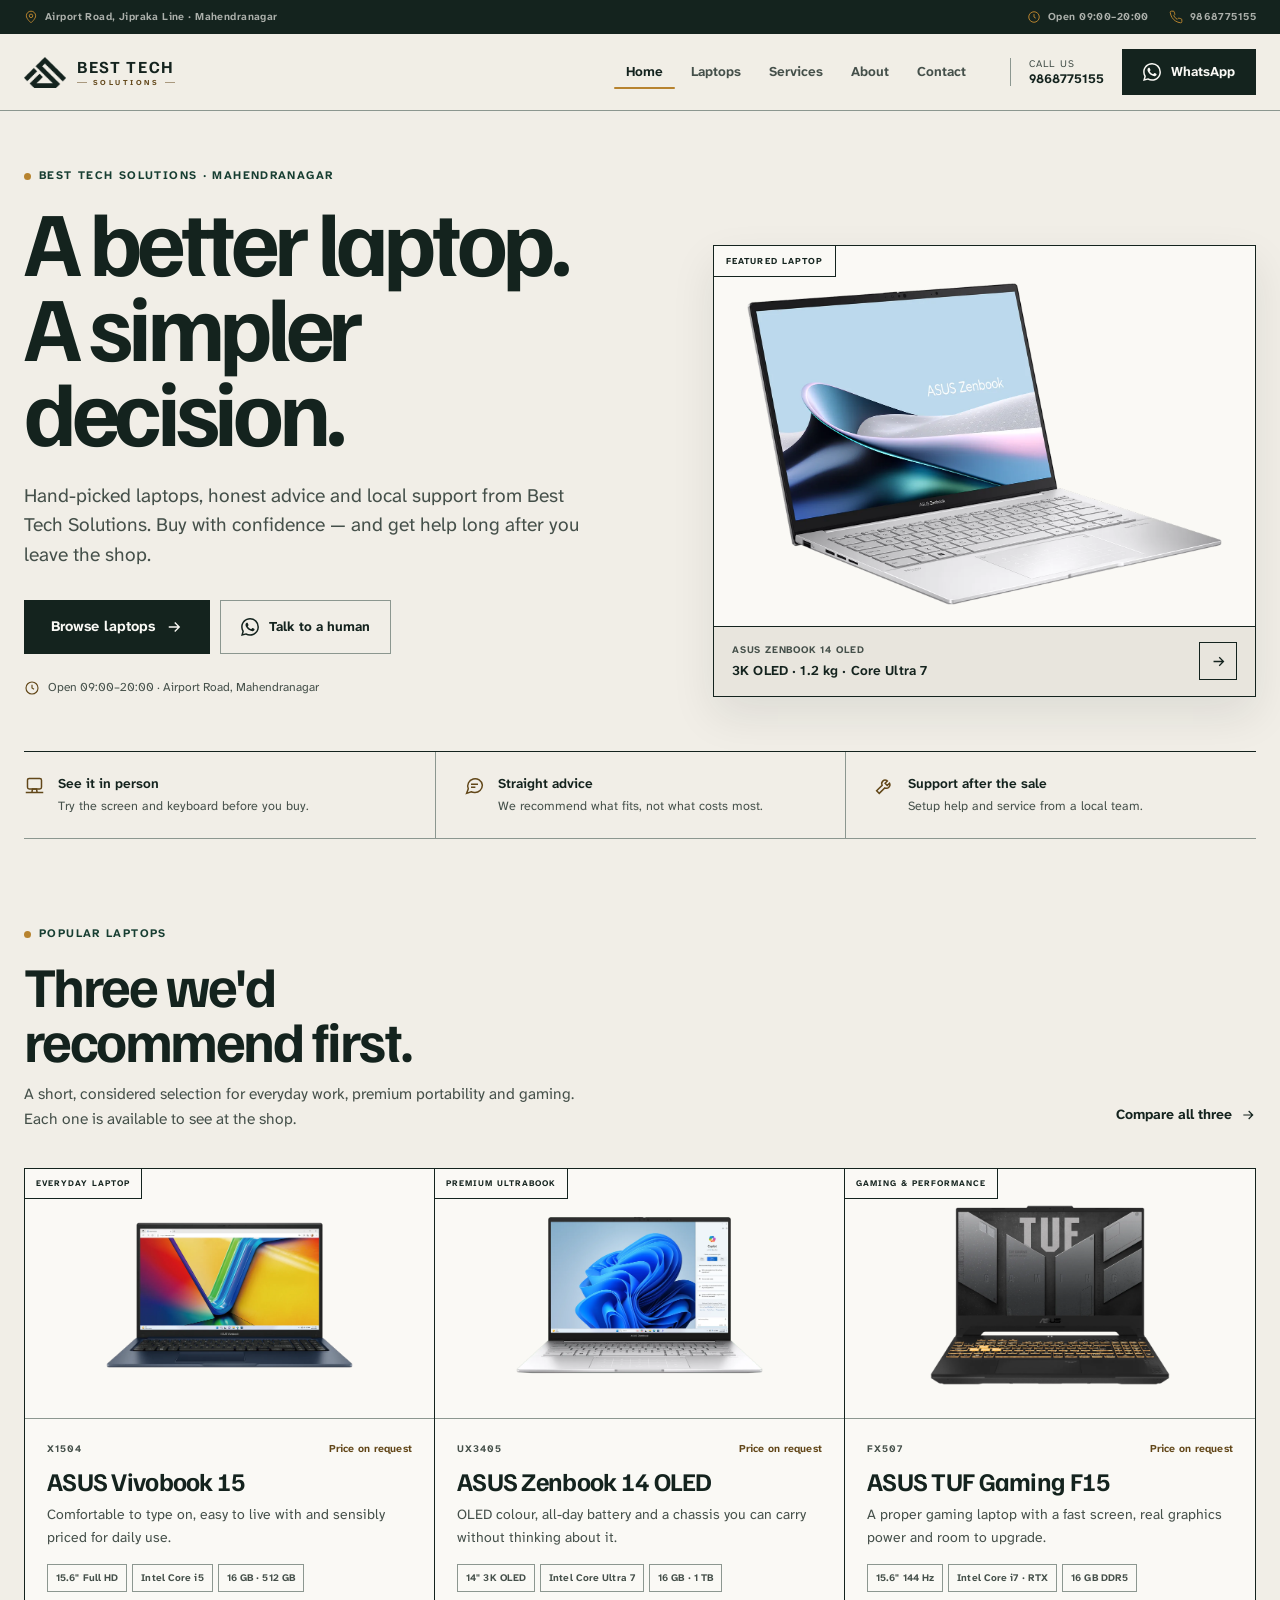
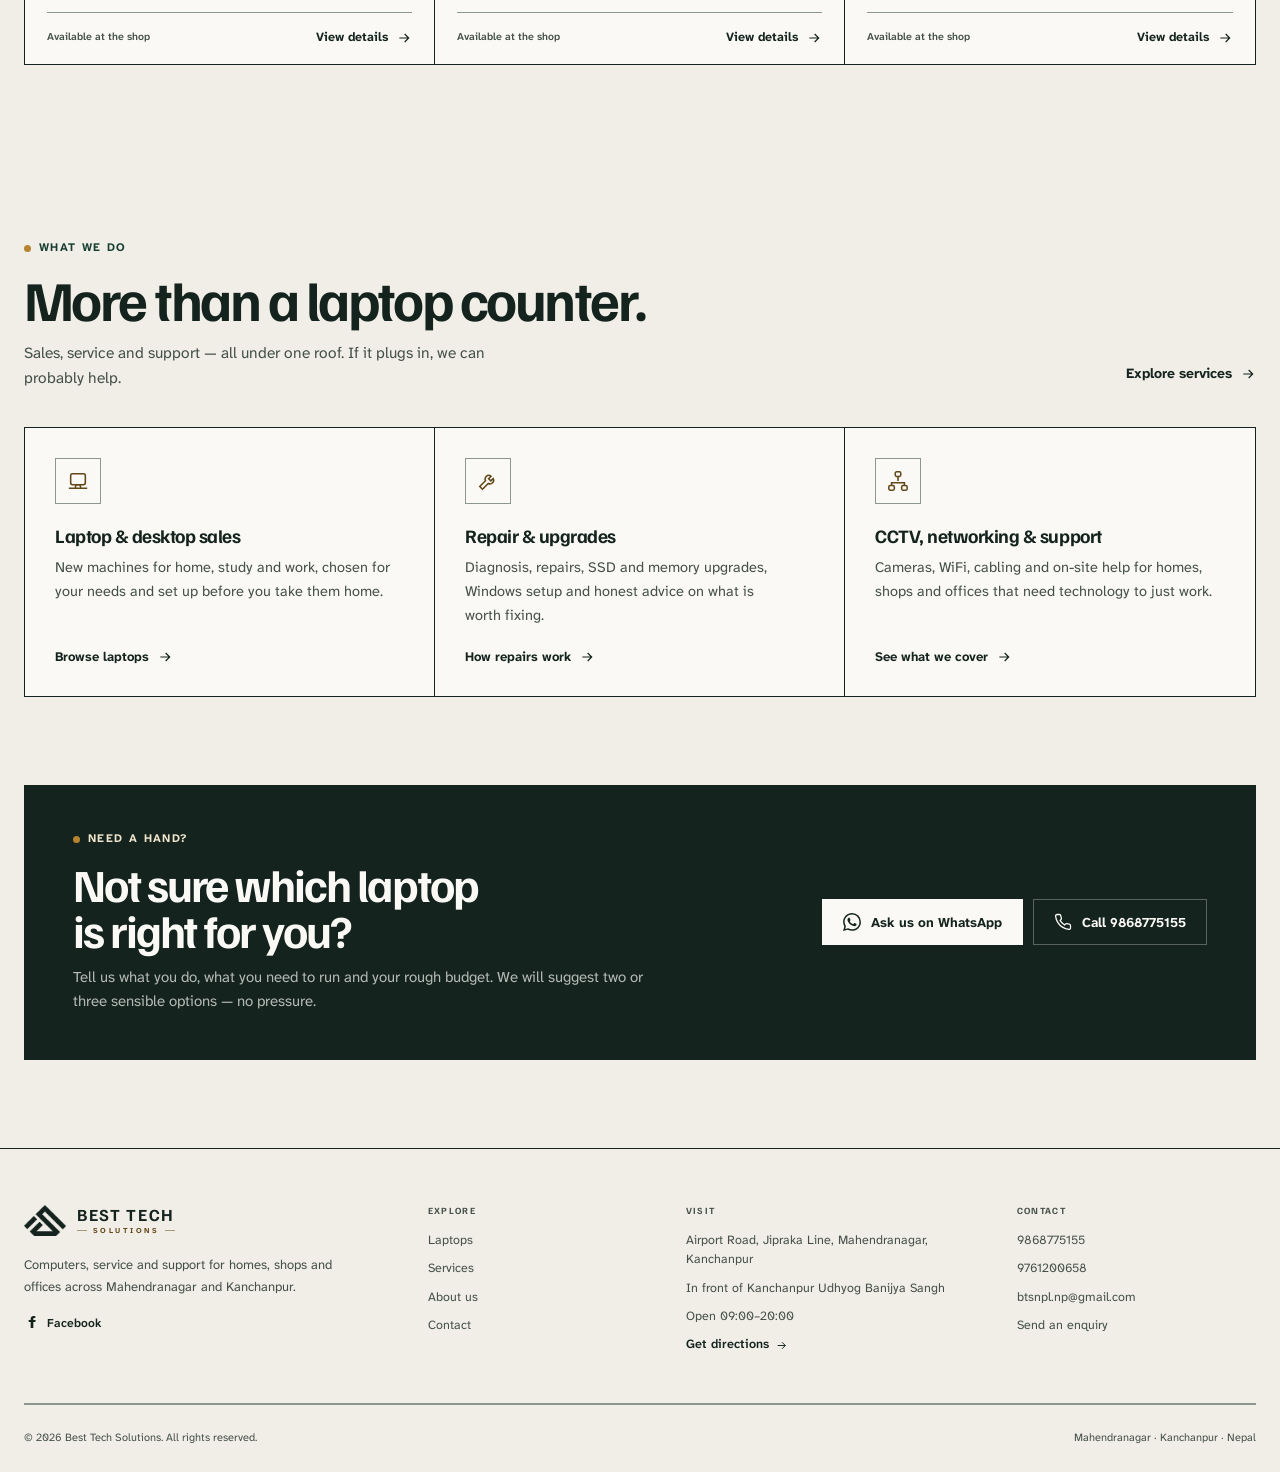
<file: index.html>
<!doctype html>
<html lang="en">
<head>
<meta charset="utf-8">
<meta name="viewport" content="width=device-width, initial-scale=1">
<title>Best Tech Solutions — laptops, service and support in Mahendranagar</title>
<meta name="description" content="Hand-picked ASUS laptops, honest advice, repair and IT support from Best Tech Solutions on Airport Road, Mahendranagar. Message us on WhatsApp for prices and stock.">
<meta name="theme-color" content="#f1eee7">
<meta name="robots" content="noindex, nofollow">
<meta property="og:type" content="website">
<meta property="og:title" content="Best Tech Solutions — laptops, service and support in Mahendranagar">
<meta property="og:description" content="Hand-picked ASUS laptops, honest advice, repair and IT support from Best Tech Solutions on Airport Road, Mahendranagar. Message us on WhatsApp for prices and stock.">
<meta property="og:image" content="assets/brand/shop.jpg">
<link rel="icon" type="image/png" href="assets/brand/favicon.png">
<link rel="apple-touch-icon" href="assets/brand/favicon.png">
<link rel="preload" href="assets/fonts/familjen-grotesk-latin.woff2" as="font" type="font/woff2" crossorigin>
<link rel="preload" href="assets/fonts/atkinson-latin.woff2" as="font" type="font/woff2" crossorigin>
<link rel="stylesheet" href="styles.css">
<script type="application/ld+json">{"@context":"https://schema.org","@type":"ComputerStore","name":"Best Tech Solutions","description":"Computer sales, repair, CCTV, networking and IT support in Mahendranagar, Kanchanpur, Nepal.","telephone":"+977-9868775155","email":"btsnpl.np@gmail.com","address":{"@type":"PostalAddress","streetAddress":"Airport Road, Jipraka Line","addressLocality":"Mahendranagar","addressRegion":"Kanchanpur","addressCountry":"NP"},"areaServed":"Mahendranagar, Kanchanpur, Nepal","sameAs":["https://www.facebook.com/p/Best-Tech-Solutions-61595463714588/"]}</script>
</head>
<body class="page-home">
<a class="skip-link" href="#main">Skip to content</a>
<div class="topbar">
  <div class="wrap topbar-inner">
    <p class="topbar-location"><svg viewBox="0 0 24 24" fill="none" stroke="currentColor" stroke-width="1.7" aria-hidden="true"><path d="M20 10c0 5-8 12-8 12S4 15 4 10a8 8 0 1 1 16 0Z"/><circle cx="12" cy="10" r="3"/></svg><span>Airport Road, Jipraka Line · Mahendranagar</span></p>
    <div class="topbar-meta">
      <span><svg viewBox="0 0 24 24" fill="none" stroke="currentColor" stroke-width="1.7" aria-hidden="true"><circle cx="12" cy="12" r="9"/><path d="M12 7v5l3 2"/></svg> Open 09:00–20:00</span>
      <a href="tel:9868775155"><svg viewBox="0 0 24 24" fill="none" stroke="currentColor" stroke-width="1.7" aria-hidden="true"><path d="M22 16.92v3a2 2 0 0 1-2.18 2 19.79 19.79 0 0 1-8.63-3.07 19.5 19.5 0 0 1-6-6 19.79 19.79 0 0 1-3.07-8.67A2 2 0 0 1 4.11 2h3a2 2 0 0 1 2 1.72c.127.96.361 1.903.7 2.81a2 2 0 0 1-.45 2.11L8.09 9.91a16 16 0 0 0 6 6l1.27-1.27a2 2 0 0 1 2.11-.45c.907.339 1.85.573 2.81.7A2 2 0 0 1 22 16.92Z"/></svg>9868775155</a>
    </div>
  </div>
</div>

<header class="site-header" id="siteHeader">
  <div class="wrap header-inner">
    <a class="brand" href="index.html" aria-label="Best Tech Solutions — home">
      <img class="brand-mark" src="assets/brand/logo-mark-ink.png" alt="" width="405" height="300">
      <span class="brand-type">
        <span class="brand-name">BEST TECH</span>
        <span class="brand-sub">SOLUTIONS</span>
      </span>
    </a>

    <nav class="main-nav" aria-label="Main navigation">
      <a class="active" aria-current="page" href="index.html">Home</a>
      <a href="laptops.html">Laptops</a>
      <a href="services.html">Services</a>
      <a href="about.html">About</a>
      <a href="contact.html">Contact</a>
    </nav>

    <div class="header-actions">
      <a class="header-phone" href="tel:9868775155"><span>Call us</span><strong>9868775155</strong></a>
      <a class="btn btn-primary btn-sm header-wa" href="https://wa.me/9779868775155?text=Hello%20BTS%2C%20I'd%20like%20to%20ask%20about%20a%20laptop." target="_blank" rel="noopener"><svg viewBox="0 0 24 24" fill="currentColor" aria-hidden="true"><path d="M17.472 14.382c-.297-.149-1.758-.867-2.03-.967-.273-.099-.471-.148-.67.15-.197.297-.767.966-.94 1.164-.173.199-.347.223-.644.075-.297-.15-1.255-.463-2.39-1.475-.883-.788-1.48-1.761-1.653-2.059-.173-.297-.018-.458.13-.606.134-.133.298-.347.446-.52.149-.174.198-.298.298-.497.099-.198.05-.371-.025-.52-.075-.149-.669-1.612-.916-2.207-.242-.579-.487-.5-.669-.51-.173-.008-.371-.01-.57-.01-.198 0-.52.074-.792.372-.272.297-1.04 1.016-1.04 2.479 0 1.462 1.065 2.875 1.213 3.074.149.198 2.096 3.2 5.077 4.487.709.306 1.262.489 1.694.625.712.227 1.36.195 1.871.118.571-.085 1.758-.719 2.006-1.413.248-.694.248-1.289.173-1.413-.074-.124-.272-.198-.57-.347m-5.421 7.403h-.004a9.87 9.87 0 0 1-5.031-1.378l-.361-.214-3.741.982.998-3.648-.235-.374a9.86 9.86 0 0 1-1.51-5.26c.001-5.45 4.436-9.884 9.888-9.884 2.64 0 5.122 1.03 6.988 2.898a9.825 9.825 0 0 1 2.893 6.994c-.003 5.45-4.437 9.884-9.885 9.884m8.413-18.297A11.815 11.815 0 0 0 12.05 0C5.495 0 .16 5.335.157 11.892c0 2.096.547 4.142 1.588 5.945L.057 24l6.305-1.654a11.882 11.882 0 0 0 5.683 1.448h.005c6.554 0 11.89-5.335 11.893-11.893a11.821 11.821 0 0 0-3.48-8.413Z"/></svg><span>WhatsApp</span></a>
      <button class="menu-toggle" type="button" id="menuToggle" aria-expanded="false" aria-controls="mobileMenu" aria-label="Open menu">
        <span></span><span></span><span></span>
      </button>
    </div>
  </div>
</header>

<div class="mobile-menu" id="mobileMenu" aria-hidden="true">
  <div class="wrap mobile-menu-inner">
    <nav aria-label="Mobile navigation">
      <a class="active" aria-current="page" href="index.html">Home</a>
        <a href="laptops.html">Laptops</a>
        <a href="services.html">Services</a>
        <a href="about.html">About</a>
        <a href="contact.html">Contact</a>
    </nav>
    <div class="mobile-menu-actions">
      <a class="btn btn-primary" href="https://wa.me/9779868775155?text=Hello%20BTS%2C%20I'd%20like%20to%20ask%20about%20a%20laptop." target="_blank" rel="noopener"><svg viewBox="0 0 24 24" fill="currentColor" aria-hidden="true"><path d="M17.472 14.382c-.297-.149-1.758-.867-2.03-.967-.273-.099-.471-.148-.67.15-.197.297-.767.966-.94 1.164-.173.199-.347.223-.644.075-.297-.15-1.255-.463-2.39-1.475-.883-.788-1.48-1.761-1.653-2.059-.173-.297-.018-.458.13-.606.134-.133.298-.347.446-.52.149-.174.198-.298.298-.497.099-.198.05-.371-.025-.52-.075-.149-.669-1.612-.916-2.207-.242-.579-.487-.5-.669-.51-.173-.008-.371-.01-.57-.01-.198 0-.52.074-.792.372-.272.297-1.04 1.016-1.04 2.479 0 1.462 1.065 2.875 1.213 3.074.149.198 2.096 3.2 5.077 4.487.709.306 1.262.489 1.694.625.712.227 1.36.195 1.871.118.571-.085 1.758-.719 2.006-1.413.248-.694.248-1.289.173-1.413-.074-.124-.272-.198-.57-.347m-5.421 7.403h-.004a9.87 9.87 0 0 1-5.031-1.378l-.361-.214-3.741.982.998-3.648-.235-.374a9.86 9.86 0 0 1-1.51-5.26c.001-5.45 4.436-9.884 9.888-9.884 2.64 0 5.122 1.03 6.988 2.898a9.825 9.825 0 0 1 2.893 6.994c-.003 5.45-4.437 9.884-9.885 9.884m8.413-18.297A11.815 11.815 0 0 0 12.05 0C5.495 0 .16 5.335.157 11.892c0 2.096.547 4.142 1.588 5.945L.057 24l6.305-1.654a11.882 11.882 0 0 0 5.683 1.448h.005c6.554 0 11.89-5.335 11.893-11.893a11.821 11.821 0 0 0-3.48-8.413Z"/></svg> Message on WhatsApp</a>
      <a class="btn btn-outline" href="tel:9868775155"><svg viewBox="0 0 24 24" fill="none" stroke="currentColor" stroke-width="1.7" aria-hidden="true"><path d="M22 16.92v3a2 2 0 0 1-2.18 2 19.79 19.79 0 0 1-8.63-3.07 19.5 19.5 0 0 1-6-6 19.79 19.79 0 0 1-3.07-8.67A2 2 0 0 1 4.11 2h3a2 2 0 0 1 2 1.72c.127.96.361 1.903.7 2.81a2 2 0 0 1-.45 2.11L8.09 9.91a16 16 0 0 0 6 6l1.27-1.27a2 2 0 0 1 2.11-.45c.907.339 1.85.573 2.81.7A2 2 0 0 1 22 16.92Z"/></svg> Call 9868775155</a>
    </div>
    <div class="mobile-menu-meta">
      <p><svg viewBox="0 0 24 24" fill="none" stroke="currentColor" stroke-width="1.7" aria-hidden="true"><path d="M20 10c0 5-8 12-8 12S4 15 4 10a8 8 0 1 1 16 0Z"/><circle cx="12" cy="10" r="3"/></svg><span>Airport Road, Jipraka Line, Mahendranagar, Kanchanpur</span></p>
      <p><svg viewBox="0 0 24 24" fill="none" stroke="currentColor" stroke-width="1.7" aria-hidden="true"><circle cx="12" cy="12" r="9"/><path d="M12 7v5l3 2"/></svg><span>Open 09:00–20:00</span></p>
    </div>
  </div>
</div>

<main id="main">
<section class="hero">
  <div class="wrap">
    <div class="hero-grid">
      <div class="hero-copy">
        <p class="eyebrow">Best Tech Solutions · Mahendranagar</p>
        <h1>A better laptop.<br>A simpler decision.</h1>
        <p class="hero-lead">Hand-picked laptops, honest advice and local support from Best Tech Solutions. Buy with confidence — and get help long after you leave the shop.</p>
        <div class="hero-actions">
          <a class="btn btn-primary btn-lg" href="laptops.html">Browse laptops
            <svg viewBox="0 0 24 24" fill="none" stroke="currentColor" stroke-width="1.8" aria-hidden="true"><path d="M5 12h14M13 6l6 6-6 6"/></svg>
          </a>
          <a class="btn btn-ghost" href="https://wa.me/9779868775155?text=Hello%20BTS%2C%20I'd%20like%20to%20ask%20about%20a%20laptop." target="_blank" rel="noopener">
            <svg viewBox="0 0 24 24" fill="currentColor" aria-hidden="true"><path d="M17.472 14.382c-.297-.149-1.758-.867-2.03-.967-.273-.099-.471-.148-.67.15-.197.297-.767.966-.94 1.164-.173.199-.347.223-.644.075-.297-.15-1.255-.463-2.39-1.475-.883-.788-1.48-1.761-1.653-2.059-.173-.297-.018-.458.13-.606.134-.133.298-.347.446-.52.149-.174.198-.298.298-.497.099-.198.05-.371-.025-.52-.075-.149-.669-1.612-.916-2.207-.242-.579-.487-.5-.669-.51-.173-.008-.371-.01-.57-.01-.198 0-.52.074-.792.372-.272.297-1.04 1.016-1.04 2.479 0 1.462 1.065 2.875 1.213 3.074.149.198 2.096 3.2 5.077 4.487.709.306 1.262.489 1.694.625.712.227 1.36.195 1.871.118.571-.085 1.758-.719 2.006-1.413.248-.694.248-1.289.173-1.413-.074-.124-.272-.198-.57-.347m-5.421 7.403h-.004a9.87 9.87 0 0 1-5.031-1.378l-.361-.214-3.741.982.998-3.648-.235-.374a9.86 9.86 0 0 1-1.51-5.26c.001-5.45 4.436-9.884 9.888-9.884 2.64 0 5.122 1.03 6.988 2.898a9.825 9.825 0 0 1 2.893 6.994c-.003 5.45-4.437 9.884-9.885 9.884m8.413-18.297A11.815 11.815 0 0 0 12.05 0C5.495 0 .16 5.335.157 11.892c0 2.096.547 4.142 1.588 5.945L.057 24l6.305-1.654a11.882 11.882 0 0 0 5.683 1.448h.005c6.554 0 11.89-5.335 11.893-11.893a11.821 11.821 0 0 0-3.48-8.413Z"/></svg>
            Talk to a human
          </a>
        </div>
        <p class="hero-note">
          <svg viewBox="0 0 24 24" fill="none" stroke="currentColor" stroke-width="1.7" aria-hidden="true"><circle cx="12" cy="12" r="9"/><path d="M12 7v5l3 2"/></svg>
          Open 09:00–20:00 · Airport Road, Mahendranagar
        </p>
      </div>

      <div class="hero-visual">
        <div class="hero-stage">
          <span class="hero-flag">Featured laptop</span>
          <img src="assets/laptops/zenbook-14-hero.webp" alt="ASUS Zenbook 14 OLED laptop, three-quarter view" width="1400" height="963" fetchpriority="high">
          <a class="hero-caption" href="product-zenbook-14-oled.html">
            <span>
              <small>ASUS Zenbook 14 OLED</small>
              <strong>3K OLED · 1.2 kg · Core Ultra 7</strong>
            </span>
            <span class="hero-caption-arrow" aria-hidden="true">
              <svg viewBox="0 0 24 24" fill="none" stroke="currentColor" stroke-width="1.8"><path d="M5 12h14M13 6l6 6-6 6"/></svg>
            </span>
          </a>
        </div>
      </div>
    </div>

    <div class="hero-trust">
      <div>
        <svg viewBox="0 0 24 24" fill="none" stroke="currentColor" stroke-width="1.7" aria-hidden="true"><rect x="4" y="4" width="16" height="12" rx="2"/><path d="M2 20h20M9 20l.7-4h4.6l.7 4"/></svg>
        <span><strong>See it in person</strong>Try the screen and keyboard before you buy.</span>
      </div>
      <div>
        <svg viewBox="0 0 24 24" fill="none" stroke="currentColor" stroke-width="1.7" aria-hidden="true"><path d="M21 11.5a8.4 8.4 0 0 1-9 8.4 9.3 9.3 0 0 1-3.8-.8L3 21l1.9-5.2A8.4 8.4 0 1 1 21 11.5Z"/><path d="M8 10.5h8M8 14h5"/></svg>
        <span><strong>Straight advice</strong>We recommend what fits, not what costs most.</span>
      </div>
      <div>
        <svg viewBox="0 0 24 24" fill="none" stroke="currentColor" stroke-width="1.7" aria-hidden="true"><path d="M14.7 6.3a4 4 0 0 0-5.4 5.4L3 18l3 3 6.3-6.3a4 4 0 0 0 5.4-5.4l-2.6 2.6-2.4-2.4 2.6-2.6Z"/></svg>
        <span><strong>Support after the sale</strong>Setup help and service from a local team.</span>
      </div>
    </div>
  </div>
</section>

<section class="section">
  <div class="wrap">
    <div class="section-head">
      <div class="section-head-copy">
        <p class="eyebrow">Popular laptops</p>
        <h2>Three we'd recommend first.</h2>
        <p>A short, considered selection for everyday work, premium portability and gaming. Each one is available to see at the shop.</p>
      </div>
      <a class="text-link" href="laptops.html">Compare all three
        <svg viewBox="0 0 24 24" fill="none" stroke="currentColor" stroke-width="1.8" aria-hidden="true"><path d="M5 12h14M13 6l6 6-6 6"/></svg>
      </a>
    </div>
    <div class="product-grid">
      <article class="product-card product-card--vivobook-15">
  <a class="product-media" href="product-vivobook-15.html" aria-label="View the ASUS Vivobook 15">
    <span class="product-flag">Everyday laptop</span>
    <img src="assets/laptops/gallery/vivobook-15-front.webp" alt="ASUS Vivobook 15 with the lid open, front view" width="1400" height="1050" loading="lazy">
  </a>
  <div class="product-card-body">
    <div class="product-meta">
      <span>X1504</span>
      <span class="product-price">Price on request</span>
    </div>
    <h3><a href="product-vivobook-15.html">ASUS Vivobook 15</a></h3>
    <p>Comfortable to type on, easy to live with and sensibly priced for daily use.</p>
    <ul class="mini-specs" aria-label="Key specifications"><li>15.6&quot; Full HD</li><li>Intel Core i5</li><li>16 GB · 512 GB</li></ul>
    <div class="product-card-foot">
      <span class="foot-label">Available at the shop</span>
      <a class="text-link" href="product-vivobook-15.html">View details <svg viewBox="0 0 24 24" fill="none" stroke="currentColor" stroke-width="1.8" aria-hidden="true"><path d="M5 12h14M13 6l6 6-6 6"/></svg></a>
    </div>
  </div>
</article>
<article class="product-card product-card--zenbook-14-oled">
  <a class="product-media" href="product-zenbook-14-oled.html" aria-label="View the ASUS Zenbook 14 OLED">
    <span class="product-flag">Premium ultrabook</span>
    <img src="assets/laptops/gallery/zenbook-14-front.webp" alt="ASUS Zenbook 14 OLED with the lid open, front view" width="1400" height="1050" loading="lazy">
  </a>
  <div class="product-card-body">
    <div class="product-meta">
      <span>UX3405</span>
      <span class="product-price">Price on request</span>
    </div>
    <h3><a href="product-zenbook-14-oled.html">ASUS Zenbook 14 OLED</a></h3>
    <p>OLED colour, all-day battery and a chassis you can carry without thinking about it.</p>
    <ul class="mini-specs" aria-label="Key specifications"><li>14&quot; 3K OLED</li><li>Intel Core Ultra 7</li><li>16 GB · 1 TB</li></ul>
    <div class="product-card-foot">
      <span class="foot-label">Available at the shop</span>
      <a class="text-link" href="product-zenbook-14-oled.html">View details <svg viewBox="0 0 24 24" fill="none" stroke="currentColor" stroke-width="1.8" aria-hidden="true"><path d="M5 12h14M13 6l6 6-6 6"/></svg></a>
    </div>
  </div>
</article>
<article class="product-card product-card--tuf-gaming-f15">
  <a class="product-media" href="product-tuf-gaming-f15.html" aria-label="View the ASUS TUF Gaming F15">
    <span class="product-flag">Gaming &amp; performance</span>
    <img src="assets/laptops/gallery/tuf-gaming-f15-angle.webp" alt="ASUS TUF Gaming F15 at a three-quarter angle" width="1400" height="1050" loading="lazy">
  </a>
  <div class="product-card-body">
    <div class="product-meta">
      <span>FX507</span>
      <span class="product-price">Price on request</span>
    </div>
    <h3><a href="product-tuf-gaming-f15.html">ASUS TUF Gaming F15</a></h3>
    <p>A proper gaming laptop with a fast screen, real graphics power and room to upgrade.</p>
    <ul class="mini-specs" aria-label="Key specifications"><li>15.6&quot; 144 Hz</li><li>Intel Core i7 · RTX</li><li>16 GB DDR5</li></ul>
    <div class="product-card-foot">
      <span class="foot-label">Available at the shop</span>
      <a class="text-link" href="product-tuf-gaming-f15.html">View details <svg viewBox="0 0 24 24" fill="none" stroke="currentColor" stroke-width="1.8" aria-hidden="true"><path d="M5 12h14M13 6l6 6-6 6"/></svg></a>
    </div>
  </div>
</article>
    </div>
  </div>
</section>

<section class="section">
  <div class="wrap">
    <div class="section-head">
      <div class="section-head-copy">
        <p class="eyebrow">What we do</p>
        <h2>More than a laptop counter.</h2>
        <p>Sales, service and support — all under one roof. If it plugs in, we can probably help.</p>
      </div>
      <a class="text-link" href="services.html">Explore services
        <svg viewBox="0 0 24 24" fill="none" stroke="currentColor" stroke-width="1.8" aria-hidden="true"><path d="M5 12h14M13 6l6 6-6 6"/></svg>
      </a>
    </div>

    <div class="service-grid">
      <a class="service-card" href="laptops.html">
        <span class="service-icon">
          <svg viewBox="0 0 24 24" fill="none" stroke="currentColor" stroke-width="1.7" aria-hidden="true"><rect x="4" y="4" width="16" height="12" rx="2"/><path d="M2 20h20M9 20l.7-4h4.6l.7 4"/></svg>
        </span>
        <h3>Laptop &amp; desktop sales</h3>
        <p>New machines for home, study and work, chosen for your needs and set up before you take them home.</p>
        <span class="text-link">Browse laptops
          <svg viewBox="0 0 24 24" fill="none" stroke="currentColor" stroke-width="1.8" aria-hidden="true"><path d="M5 12h14M13 6l6 6-6 6"/></svg>
        </span>
      </a>

      <a class="service-card" href="services.html#repair">
        <span class="service-icon">
          <svg viewBox="0 0 24 24" fill="none" stroke="currentColor" stroke-width="1.7" aria-hidden="true"><path d="M14.7 6.3a4 4 0 0 0-5.4 5.4L3 18l3 3 6.3-6.3a4 4 0 0 0 5.4-5.4l-2.6 2.6-2.4-2.4 2.6-2.6Z"/></svg>
        </span>
        <h3>Repair &amp; upgrades</h3>
        <p>Diagnosis, repairs, SSD and memory upgrades, Windows setup and honest advice on what is worth fixing.</p>
        <span class="text-link">How repairs work
          <svg viewBox="0 0 24 24" fill="none" stroke="currentColor" stroke-width="1.8" aria-hidden="true"><path d="M5 12h14M13 6l6 6-6 6"/></svg>
        </span>
      </a>

      <a class="service-card" href="services.html#cctv">
        <span class="service-icon">
          <svg viewBox="0 0 24 24" fill="none" stroke="currentColor" stroke-width="1.7" aria-hidden="true"><rect x="9" y="2" width="6" height="5" rx="1.5"/><rect x="2" y="17" width="6" height="5" rx="1.5"/><rect x="16" y="17" width="6" height="5" rx="1.5"/><path d="M12 7v5M5 17v-3h14v3"/></svg>
        </span>
        <h3>CCTV, networking &amp; support</h3>
        <p>Cameras, WiFi, cabling and on-site help for homes, shops and offices that need technology to just work.</p>
        <span class="text-link">See what we cover
          <svg viewBox="0 0 24 24" fill="none" stroke="currentColor" stroke-width="1.8" aria-hidden="true"><path d="M5 12h14M13 6l6 6-6 6"/></svg>
        </span>
      </a>
    </div>
  </div>
</section>
<section class="cta-section">
  <div class="wrap">
    <div class="cta-band">
      <div class="cta-copy">
        <p class="eyebrow">Need a hand?</p>
        <h2>Not sure which laptop is right for you?</h2>
        <p>Tell us what you do, what you need to run and your rough budget. We will suggest two or three sensible options — no pressure.</p>
      </div>
      <div class="cta-actions">
        <a class="btn btn-white" href="https://wa.me/9779868775155?text=Hello%20BTS%2C%20I'd%20like%20some%20help%20choosing%20a%20laptop." target="_blank" rel="noopener"><svg viewBox="0 0 24 24" fill="currentColor" aria-hidden="true"><path d="M17.472 14.382c-.297-.149-1.758-.867-2.03-.967-.273-.099-.471-.148-.67.15-.197.297-.767.966-.94 1.164-.173.199-.347.223-.644.075-.297-.15-1.255-.463-2.39-1.475-.883-.788-1.48-1.761-1.653-2.059-.173-.297-.018-.458.13-.606.134-.133.298-.347.446-.52.149-.174.198-.298.298-.497.099-.198.05-.371-.025-.52-.075-.149-.669-1.612-.916-2.207-.242-.579-.487-.5-.669-.51-.173-.008-.371-.01-.57-.01-.198 0-.52.074-.792.372-.272.297-1.04 1.016-1.04 2.479 0 1.462 1.065 2.875 1.213 3.074.149.198 2.096 3.2 5.077 4.487.709.306 1.262.489 1.694.625.712.227 1.36.195 1.871.118.571-.085 1.758-.719 2.006-1.413.248-.694.248-1.289.173-1.413-.074-.124-.272-.198-.57-.347m-5.421 7.403h-.004a9.87 9.87 0 0 1-5.031-1.378l-.361-.214-3.741.982.998-3.648-.235-.374a9.86 9.86 0 0 1-1.51-5.26c.001-5.45 4.436-9.884 9.888-9.884 2.64 0 5.122 1.03 6.988 2.898a9.825 9.825 0 0 1 2.893 6.994c-.003 5.45-4.437 9.884-9.885 9.884m8.413-18.297A11.815 11.815 0 0 0 12.05 0C5.495 0 .16 5.335.157 11.892c0 2.096.547 4.142 1.588 5.945L.057 24l6.305-1.654a11.882 11.882 0 0 0 5.683 1.448h.005c6.554 0 11.89-5.335 11.893-11.893a11.821 11.821 0 0 0-3.48-8.413Z"/></svg> Ask us on WhatsApp</a>
        <a class="btn btn-ghost" href="tel:9868775155"><svg viewBox="0 0 24 24" fill="none" stroke="currentColor" stroke-width="1.7" aria-hidden="true"><path d="M22 16.92v3a2 2 0 0 1-2.18 2 19.79 19.79 0 0 1-8.63-3.07 19.5 19.5 0 0 1-6-6 19.79 19.79 0 0 1-3.07-8.67A2 2 0 0 1 4.11 2h3a2 2 0 0 1 2 1.72c.127.96.361 1.903.7 2.81a2 2 0 0 1-.45 2.11L8.09 9.91a16 16 0 0 0 6 6l1.27-1.27a2 2 0 0 1 2.11-.45c.907.339 1.85.573 2.81.7A2 2 0 0 1 22 16.92Z"/></svg> Call 9868775155</a>
      </div>
    </div>
  </div>
</section>
</main>

<footer class="site-footer">
  <div class="wrap">
    <div class="footer-top">
      <div class="footer-brand">
        <a class="brand brand--footer" href="index.html" aria-label="Best Tech Solutions — home">
          <img class="brand-mark" src="assets/brand/logo-mark-ink.png" alt="" width="405" height="300">
          <span class="brand-type">
            <span class="brand-name">BEST TECH</span>
            <span class="brand-sub">SOLUTIONS</span>
          </span>
        </a>
        <p>Computers, service and support for homes, shops and offices across Mahendranagar and Kanchanpur.</p>
        <a class="footer-social" href="https://www.facebook.com/p/Best-Tech-Solutions-61595463714588/" target="_blank" rel="noopener"><svg viewBox="0 0 24 24" fill="currentColor" aria-hidden="true"><path d="M14 9h3l.5-3H14V4.5c0-.9.2-1.5 1.6-1.5H17V.2C16.7.1 15.6 0 14.3 0 11.8 0 10 1.5 10 4.3V6H7v3h3v9h4V9Z"/></svg> Facebook</a>
      </div>

      <div class="footer-col">
        <h3>Explore</h3>
        <ul>
          <li><a href="laptops.html">Laptops</a></li>
          <li><a href="services.html">Services</a></li>
          <li><a href="about.html">About us</a></li>
          <li><a href="contact.html">Contact</a></li>
        </ul>
      </div>

      <div class="footer-col">
        <h3>Visit</h3>
        <ul>
          <li>Airport Road, Jipraka Line, Mahendranagar, Kanchanpur</li>
          <li>In front of Kanchanpur Udhyog Banijya Sangh</li>
          <li>Open 09:00–20:00</li>
          <li><a class="footer-link" href="https://www.google.com/maps/search/?api=1&amp;query=Airport+Road%2C+Jipraka+Line%2C+Mahendranagar%2C+Kanchanpur%2C+Nepal" target="_blank" rel="noopener">Get directions <svg viewBox="0 0 24 24" fill="none" stroke="currentColor" stroke-width="1.8" aria-hidden="true"><path d="M5 12h14M13 6l6 6-6 6"/></svg></a></li>
        </ul>
      </div>

      <div class="footer-col">
        <h3>Contact</h3>
        <ul>
          <li><a href="tel:9868775155">9868775155</a></li>
          <li><a href="tel:9761200658">9761200658</a></li>
          <li><a href="mailto:btsnpl.np@gmail.com">btsnpl.np@gmail.com</a></li>
          <li><a href="contact.html">Send an enquiry</a></li>
        </ul>
      </div>
    </div>

    <div class="footer-bottom">
      <span>© 2026 Best Tech Solutions. All rights reserved.</span>
      <span>Mahendranagar · Kanchanpur · Nepal</span>
    </div>
  </div>
</footer>
<script src="script.js" defer></script>
</body>
</html>
</file>
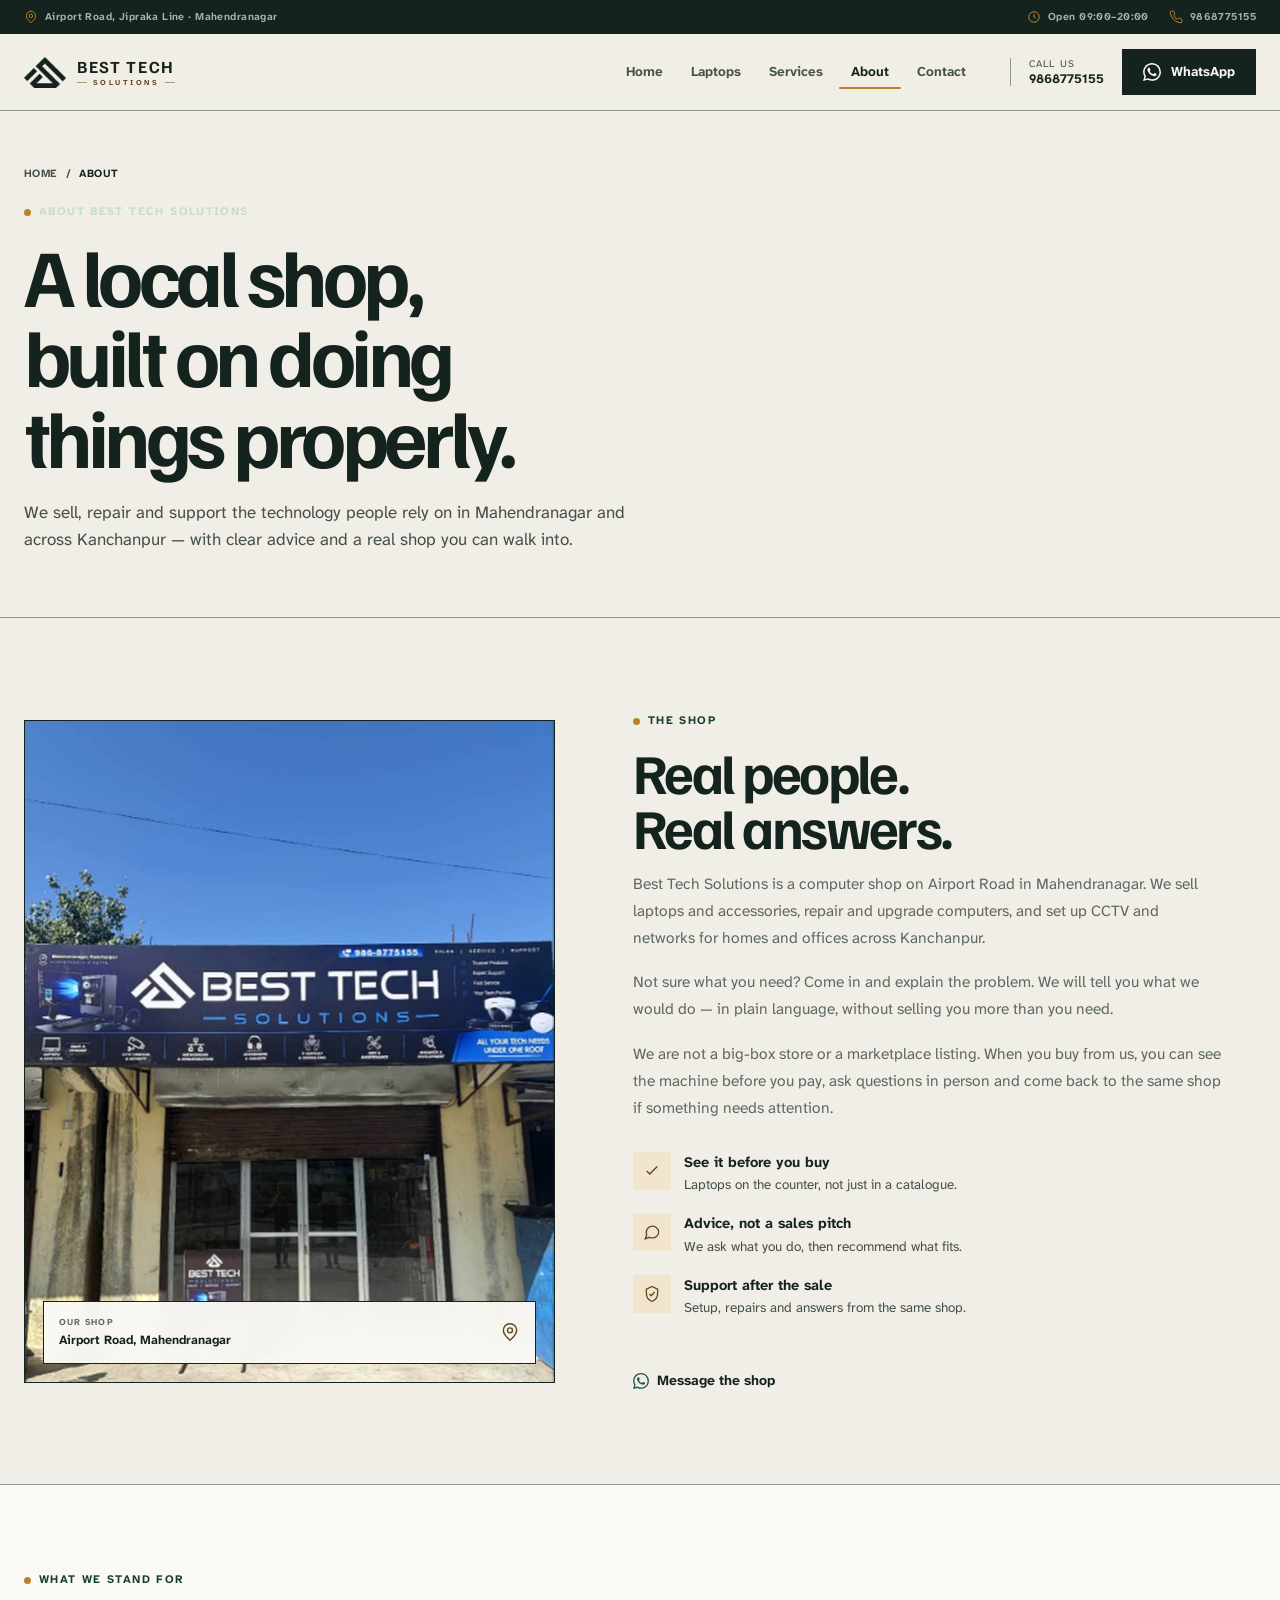
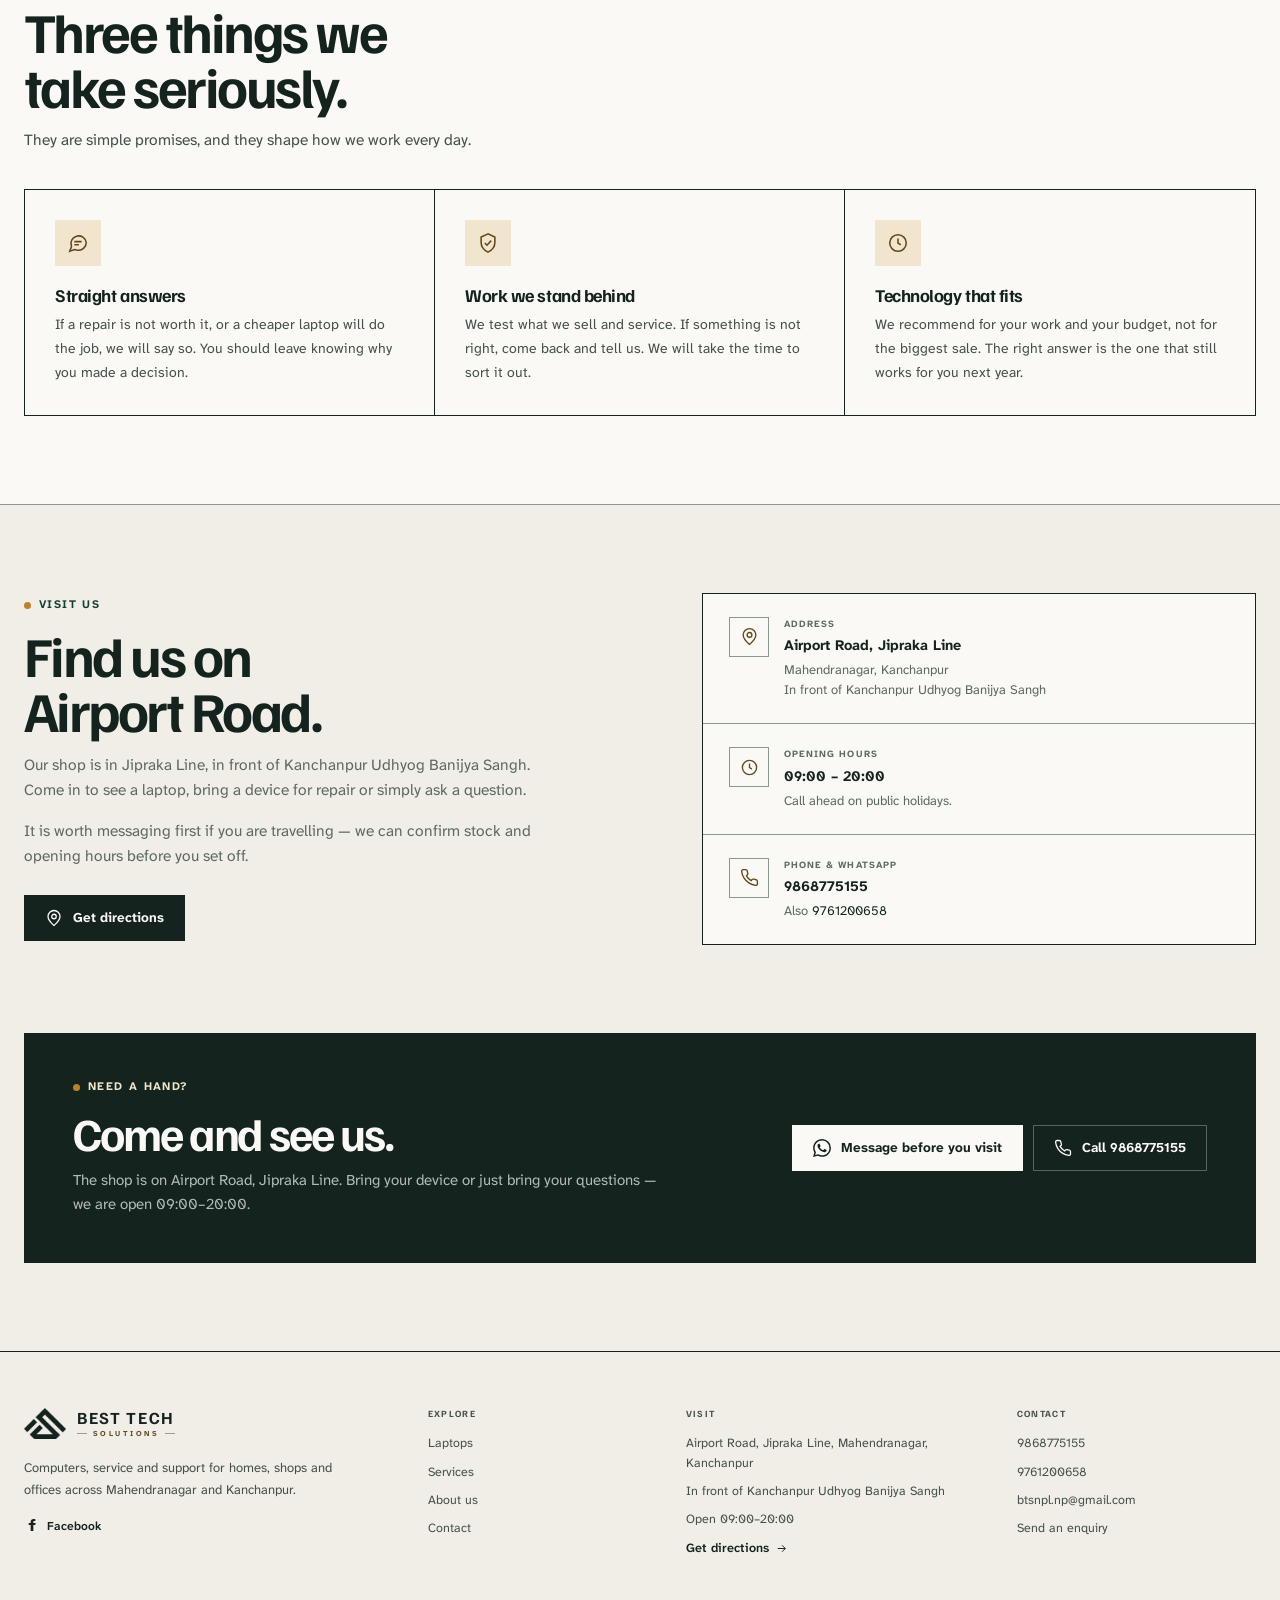
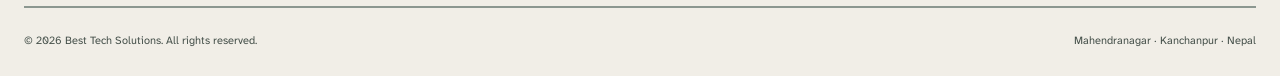
<file: about.html>
<!doctype html>
<html lang="en">
<head>
<meta charset="utf-8">
<meta name="viewport" content="width=device-width, initial-scale=1">
<title>About Best Tech Solutions — Mahendranagar</title>
<meta name="description" content="Best Tech Solutions is a local computer shop on Airport Road, Mahendranagar. We sell laptops, repair computers and support homes, shops and offices across Kanchanpur.">
<meta name="theme-color" content="#f1eee7">
<meta name="robots" content="noindex, nofollow">
<meta property="og:type" content="website">
<meta property="og:title" content="About Best Tech Solutions — Mahendranagar">
<meta property="og:description" content="Best Tech Solutions is a local computer shop on Airport Road, Mahendranagar. We sell laptops, repair computers and support homes, shops and offices across Kanchanpur.">
<meta property="og:image" content="assets/brand/shop.jpg">
<link rel="icon" type="image/png" href="assets/brand/favicon.png">
<link rel="apple-touch-icon" href="assets/brand/favicon.png">
<link rel="preload" href="assets/fonts/familjen-grotesk-latin.woff2" as="font" type="font/woff2" crossorigin>
<link rel="preload" href="assets/fonts/atkinson-latin.woff2" as="font" type="font/woff2" crossorigin>
<link rel="stylesheet" href="styles.css">
<script type="application/ld+json">{"@context":"https://schema.org","@type":"ComputerStore","name":"Best Tech Solutions","description":"Computer sales, repair, CCTV, networking and IT support in Mahendranagar, Kanchanpur, Nepal.","telephone":"+977-9868775155","email":"btsnpl.np@gmail.com","address":{"@type":"PostalAddress","streetAddress":"Airport Road, Jipraka Line","addressLocality":"Mahendranagar","addressRegion":"Kanchanpur","addressCountry":"NP"},"areaServed":"Mahendranagar, Kanchanpur, Nepal","sameAs":["https://www.facebook.com/p/Best-Tech-Solutions-61595463714588/"]}</script>
</head>
<body class="page-about">
<a class="skip-link" href="#main">Skip to content</a>
<div class="topbar">
  <div class="wrap topbar-inner">
    <p class="topbar-location"><svg viewBox="0 0 24 24" fill="none" stroke="currentColor" stroke-width="1.7" aria-hidden="true"><path d="M20 10c0 5-8 12-8 12S4 15 4 10a8 8 0 1 1 16 0Z"/><circle cx="12" cy="10" r="3"/></svg><span>Airport Road, Jipraka Line · Mahendranagar</span></p>
    <div class="topbar-meta">
      <span><svg viewBox="0 0 24 24" fill="none" stroke="currentColor" stroke-width="1.7" aria-hidden="true"><circle cx="12" cy="12" r="9"/><path d="M12 7v5l3 2"/></svg> Open 09:00–20:00</span>
      <a href="tel:9868775155"><svg viewBox="0 0 24 24" fill="none" stroke="currentColor" stroke-width="1.7" aria-hidden="true"><path d="M22 16.92v3a2 2 0 0 1-2.18 2 19.79 19.79 0 0 1-8.63-3.07 19.5 19.5 0 0 1-6-6 19.79 19.79 0 0 1-3.07-8.67A2 2 0 0 1 4.11 2h3a2 2 0 0 1 2 1.72c.127.96.361 1.903.7 2.81a2 2 0 0 1-.45 2.11L8.09 9.91a16 16 0 0 0 6 6l1.27-1.27a2 2 0 0 1 2.11-.45c.907.339 1.85.573 2.81.7A2 2 0 0 1 22 16.92Z"/></svg>9868775155</a>
    </div>
  </div>
</div>

<header class="site-header" id="siteHeader">
  <div class="wrap header-inner">
    <a class="brand" href="index.html" aria-label="Best Tech Solutions — home">
      <img class="brand-mark" src="assets/brand/logo-mark-ink.png" alt="" width="405" height="300">
      <span class="brand-type">
        <span class="brand-name">BEST TECH</span>
        <span class="brand-sub">SOLUTIONS</span>
      </span>
    </a>

    <nav class="main-nav" aria-label="Main navigation">
      <a href="index.html">Home</a>
      <a href="laptops.html">Laptops</a>
      <a href="services.html">Services</a>
      <a class="active" aria-current="page" href="about.html">About</a>
      <a href="contact.html">Contact</a>
    </nav>

    <div class="header-actions">
      <a class="header-phone" href="tel:9868775155"><span>Call us</span><strong>9868775155</strong></a>
      <a class="btn btn-primary btn-sm header-wa" href="https://wa.me/9779868775155?text=Hello%20BTS%2C%20I'd%20like%20to%20ask%20about%20a%20laptop." target="_blank" rel="noopener"><svg viewBox="0 0 24 24" fill="currentColor" aria-hidden="true"><path d="M17.472 14.382c-.297-.149-1.758-.867-2.03-.967-.273-.099-.471-.148-.67.15-.197.297-.767.966-.94 1.164-.173.199-.347.223-.644.075-.297-.15-1.255-.463-2.39-1.475-.883-.788-1.48-1.761-1.653-2.059-.173-.297-.018-.458.13-.606.134-.133.298-.347.446-.52.149-.174.198-.298.298-.497.099-.198.05-.371-.025-.52-.075-.149-.669-1.612-.916-2.207-.242-.579-.487-.5-.669-.51-.173-.008-.371-.01-.57-.01-.198 0-.52.074-.792.372-.272.297-1.04 1.016-1.04 2.479 0 1.462 1.065 2.875 1.213 3.074.149.198 2.096 3.2 5.077 4.487.709.306 1.262.489 1.694.625.712.227 1.36.195 1.871.118.571-.085 1.758-.719 2.006-1.413.248-.694.248-1.289.173-1.413-.074-.124-.272-.198-.57-.347m-5.421 7.403h-.004a9.87 9.87 0 0 1-5.031-1.378l-.361-.214-3.741.982.998-3.648-.235-.374a9.86 9.86 0 0 1-1.51-5.26c.001-5.45 4.436-9.884 9.888-9.884 2.64 0 5.122 1.03 6.988 2.898a9.825 9.825 0 0 1 2.893 6.994c-.003 5.45-4.437 9.884-9.885 9.884m8.413-18.297A11.815 11.815 0 0 0 12.05 0C5.495 0 .16 5.335.157 11.892c0 2.096.547 4.142 1.588 5.945L.057 24l6.305-1.654a11.882 11.882 0 0 0 5.683 1.448h.005c6.554 0 11.89-5.335 11.893-11.893a11.821 11.821 0 0 0-3.48-8.413Z"/></svg><span>WhatsApp</span></a>
      <button class="menu-toggle" type="button" id="menuToggle" aria-expanded="false" aria-controls="mobileMenu" aria-label="Open menu">
        <span></span><span></span><span></span>
      </button>
    </div>
  </div>
</header>

<div class="mobile-menu" id="mobileMenu" aria-hidden="true">
  <div class="wrap mobile-menu-inner">
    <nav aria-label="Mobile navigation">
      <a href="index.html">Home</a>
        <a href="laptops.html">Laptops</a>
        <a href="services.html">Services</a>
        <a class="active" aria-current="page" href="about.html">About</a>
        <a href="contact.html">Contact</a>
    </nav>
    <div class="mobile-menu-actions">
      <a class="btn btn-primary" href="https://wa.me/9779868775155?text=Hello%20BTS%2C%20I'd%20like%20to%20ask%20about%20a%20laptop." target="_blank" rel="noopener"><svg viewBox="0 0 24 24" fill="currentColor" aria-hidden="true"><path d="M17.472 14.382c-.297-.149-1.758-.867-2.03-.967-.273-.099-.471-.148-.67.15-.197.297-.767.966-.94 1.164-.173.199-.347.223-.644.075-.297-.15-1.255-.463-2.39-1.475-.883-.788-1.48-1.761-1.653-2.059-.173-.297-.018-.458.13-.606.134-.133.298-.347.446-.52.149-.174.198-.298.298-.497.099-.198.05-.371-.025-.52-.075-.149-.669-1.612-.916-2.207-.242-.579-.487-.5-.669-.51-.173-.008-.371-.01-.57-.01-.198 0-.52.074-.792.372-.272.297-1.04 1.016-1.04 2.479 0 1.462 1.065 2.875 1.213 3.074.149.198 2.096 3.2 5.077 4.487.709.306 1.262.489 1.694.625.712.227 1.36.195 1.871.118.571-.085 1.758-.719 2.006-1.413.248-.694.248-1.289.173-1.413-.074-.124-.272-.198-.57-.347m-5.421 7.403h-.004a9.87 9.87 0 0 1-5.031-1.378l-.361-.214-3.741.982.998-3.648-.235-.374a9.86 9.86 0 0 1-1.51-5.26c.001-5.45 4.436-9.884 9.888-9.884 2.64 0 5.122 1.03 6.988 2.898a9.825 9.825 0 0 1 2.893 6.994c-.003 5.45-4.437 9.884-9.885 9.884m8.413-18.297A11.815 11.815 0 0 0 12.05 0C5.495 0 .16 5.335.157 11.892c0 2.096.547 4.142 1.588 5.945L.057 24l6.305-1.654a11.882 11.882 0 0 0 5.683 1.448h.005c6.554 0 11.89-5.335 11.893-11.893a11.821 11.821 0 0 0-3.48-8.413Z"/></svg> Message on WhatsApp</a>
      <a class="btn btn-outline" href="tel:9868775155"><svg viewBox="0 0 24 24" fill="none" stroke="currentColor" stroke-width="1.7" aria-hidden="true"><path d="M22 16.92v3a2 2 0 0 1-2.18 2 19.79 19.79 0 0 1-8.63-3.07 19.5 19.5 0 0 1-6-6 19.79 19.79 0 0 1-3.07-8.67A2 2 0 0 1 4.11 2h3a2 2 0 0 1 2 1.72c.127.96.361 1.903.7 2.81a2 2 0 0 1-.45 2.11L8.09 9.91a16 16 0 0 0 6 6l1.27-1.27a2 2 0 0 1 2.11-.45c.907.339 1.85.573 2.81.7A2 2 0 0 1 22 16.92Z"/></svg> Call 9868775155</a>
    </div>
    <div class="mobile-menu-meta">
      <p><svg viewBox="0 0 24 24" fill="none" stroke="currentColor" stroke-width="1.7" aria-hidden="true"><path d="M20 10c0 5-8 12-8 12S4 15 4 10a8 8 0 1 1 16 0Z"/><circle cx="12" cy="10" r="3"/></svg><span>Airport Road, Jipraka Line, Mahendranagar, Kanchanpur</span></p>
      <p><svg viewBox="0 0 24 24" fill="none" stroke="currentColor" stroke-width="1.7" aria-hidden="true"><circle cx="12" cy="12" r="9"/><path d="M12 7v5l3 2"/></svg><span>Open 09:00–20:00</span></p>
    </div>
  </div>
</div>

<main id="main">
<section class="page-hero">
  <div class="wrap">
    <nav class="breadcrumb" aria-label="Breadcrumb">
      <a href="index.html">Home</a><span>/</span><span aria-current="page">About</span>
    </nav>
    <p class="eyebrow">About Best Tech Solutions</p>
    <h1>A local shop,<br>built on doing things properly.</h1>
    <p class="page-hero-lead">We sell, repair and support the technology people rely on in Mahendranagar and across Kanchanpur — with clear advice and a real shop you can walk into.</p>
  </div>
</section>

<section class="section">
  <div class="wrap split">
    <div class="shop-photo shop-photo--about">
      <img src="assets/brand/shop.jpg" alt="Best Tech Solutions storefront on Airport Road, Mahendranagar" width="880" height="1100" loading="lazy">
      <div class="shop-badge">
        <span>
          <small>Our shop</small>
          <strong>Airport Road, Mahendranagar</strong>
        </span>
        <svg viewBox="0 0 24 24" fill="none" stroke="currentColor" stroke-width="1.7" aria-hidden="true"><path d="M20 10c0 5-8 12-8 12S4 15 4 10a8 8 0 1 1 16 0Z"/><circle cx="12" cy="10" r="3"/></svg>
      </div>
    </div>

    <div class="about-copy">
      <p class="eyebrow">The shop</p>
      <h2>Real people.<br>Real answers.</h2>
      <p>Best Tech Solutions is a computer shop on Airport Road in Mahendranagar. We sell laptops and accessories, repair and upgrade computers, and set up CCTV and networks for homes and offices across Kanchanpur.</p>
      <p>Not sure what you need? Come in and explain the problem. We will tell you what we would do — in plain language, without selling you more than you need.</p>
      <p>We are not a big-box store or a marketplace listing. When you buy from us, you can see the machine before you pay, ask questions in person and come back to the same shop if something needs attention.</p>

      <div class="feature-list">
        <div class="feature-item">
          <span class="feature-icon">
            <svg viewBox="0 0 24 24" fill="none" stroke="currentColor" stroke-width="1.8" aria-hidden="true"><path d="m5 12 4 4L19 6"/></svg>
          </span>
          <span><strong>See it before you buy</strong>Laptops on the counter, not just in a catalogue.</span>
        </div>
        <div class="feature-item">
          <span class="feature-icon">
            <svg viewBox="0 0 24 24" fill="none" stroke="currentColor" stroke-width="1.8" aria-hidden="true"><path d="M21 11.5a8.4 8.4 0 0 1-9 8.4 9.3 9.3 0 0 1-3.8-.8L3 21l1.9-5.2A8.4 8.4 0 1 1 21 11.5Z"/></svg>
          </span>
          <span><strong>Advice, not a sales pitch</strong>We ask what you do, then recommend what fits.</span>
        </div>
        <div class="feature-item">
          <span class="feature-icon">
            <svg viewBox="0 0 24 24" fill="none" stroke="currentColor" stroke-width="1.8" aria-hidden="true"><path d="M12 2 4.5 5.5v6c0 4.6 3.2 8.4 7.5 10.5 4.3-2.1 7.5-5.9 7.5-10.5v-6L12 2Z"/><path d="m8.5 12 2.4 2.4 4.6-5"/></svg>
          </span>
          <span><strong>Support after the sale</strong>Setup, repairs and answers from the same shop.</span>
        </div>
      </div>

      <a class="text-link" href="https://wa.me/9779868775155?text=Hello%20BTS%2C%20I'd%20like%20to%20visit%20the%20shop.%20Could%20you%20confirm%20your%20location%20and%20hours%3F" target="_blank" rel="noopener">
        <svg viewBox="0 0 24 24" fill="currentColor" aria-hidden="true"><path d="M17.472 14.382c-.297-.149-1.758-.867-2.03-.967-.273-.099-.471-.148-.67.15-.197.297-.767.966-.94 1.164-.173.199-.347.223-.644.075-.297-.15-1.255-.463-2.39-1.475-.883-.788-1.48-1.761-1.653-2.059-.173-.297-.018-.458.13-.606.134-.133.298-.347.446-.52.149-.174.198-.298.298-.497.099-.198.05-.371-.025-.52-.075-.149-.669-1.612-.916-2.207-.242-.579-.487-.5-.669-.51-.173-.008-.371-.01-.57-.01-.198 0-.52.074-.792.372-.272.297-1.04 1.016-1.04 2.479 0 1.462 1.065 2.875 1.213 3.074.149.198 2.096 3.2 5.077 4.487.709.306 1.262.489 1.694.625.712.227 1.36.195 1.871.118.571-.085 1.758-.719 2.006-1.413.248-.694.248-1.289.173-1.413-.074-.124-.272-.198-.57-.347m-5.421 7.403h-.004a9.87 9.87 0 0 1-5.031-1.378l-.361-.214-3.741.982.998-3.648-.235-.374a9.86 9.86 0 0 1-1.51-5.26c.001-5.45 4.436-9.884 9.888-9.884 2.64 0 5.122 1.03 6.988 2.898a9.825 9.825 0 0 1 2.893 6.994c-.003 5.45-4.437 9.884-9.885 9.884m8.413-18.297A11.815 11.815 0 0 0 12.05 0C5.495 0 .16 5.335.157 11.892c0 2.096.547 4.142 1.588 5.945L.057 24l6.305-1.654a11.882 11.882 0 0 0 5.683 1.448h.005c6.554 0 11.89-5.335 11.893-11.893a11.821 11.821 0 0 0-3.48-8.413Z"/></svg>
        Message the shop
      </a>
    </div>
  </div>
</section>

<section class="section section-muted">
  <div class="wrap">
    <div class="section-head">
      <div class="section-head-copy">
        <p class="eyebrow">What we stand for</p>
        <h2>Three things we take seriously.</h2>
        <p>They are simple promises, and they shape how we work every day.</p>
      </div>
    </div>

    <div class="value-grid">
      <article class="value-card">
        <span class="value-icon">
          <svg viewBox="0 0 24 24" fill="none" stroke="currentColor" stroke-width="1.7" aria-hidden="true"><path d="M21 11.5a8.4 8.4 0 0 1-9 8.4 9.3 9.3 0 0 1-3.8-.8L3 21l1.9-5.2A8.4 8.4 0 1 1 21 11.5Z"/><path d="M8 10.5h8M8 14h5"/></svg>
        </span>
        <h3>Straight answers</h3>
        <p>If a repair is not worth it, or a cheaper laptop will do the job, we will say so. You should leave knowing why you made a decision.</p>
      </article>
      <article class="value-card">
        <span class="value-icon">
          <svg viewBox="0 0 24 24" fill="none" stroke="currentColor" stroke-width="1.7" aria-hidden="true"><path d="M12 2 4.5 5.5v6c0 4.6 3.2 8.4 7.5 10.5 4.3-2.1 7.5-5.9 7.5-10.5v-6L12 2Z"/><path d="m8.5 12 2.4 2.4 4.6-5"/></svg>
        </span>
        <h3>Work we stand behind</h3>
        <p>We test what we sell and service. If something is not right, come back and tell us. We will take the time to sort it out.</p>
      </article>
      <article class="value-card">
        <span class="value-icon">
          <svg viewBox="0 0 24 24" fill="none" stroke="currentColor" stroke-width="1.7" aria-hidden="true"><circle cx="12" cy="12" r="9"/><path d="M12 7v5l3 2"/></svg>
        </span>
        <h3>Technology that fits</h3>
        <p>We recommend for your work and your budget, not for the biggest sale. The right answer is the one that still works for you next year.</p>
      </article>
    </div>
  </div>
</section>

<section class="section">
  <div class="wrap visit-layout">
    <div class="visit-copy">
      <p class="eyebrow">Visit us</p>
      <h2>Find us on Airport Road.</h2>
      <p>Our shop is in Jipraka Line, in front of Kanchanpur Udhyog Banijya Sangh. Come in to see a laptop, bring a device for repair or simply ask a question.</p>
      <p>It is worth messaging first if you are travelling — we can confirm stock and opening hours before you set off.</p>
      <a class="btn btn-primary" href="https://www.google.com/maps/search/?api=1&amp;query=Airport+Road%2C+Jipraka+Line%2C+Mahendranagar%2C+Kanchanpur%2C+Nepal" target="_blank" rel="noopener">
        <svg viewBox="0 0 24 24" fill="none" stroke="currentColor" stroke-width="1.7" aria-hidden="true"><path d="M20 10c0 5-8 12-8 12S4 15 4 10a8 8 0 1 1 16 0Z"/><circle cx="12" cy="10" r="3"/></svg>
        Get directions
      </a>
    </div>

    <div class="visit-card">
      <div class="visit-row">
        <span class="visit-icon">
          <svg viewBox="0 0 24 24" fill="none" stroke="currentColor" stroke-width="1.7" aria-hidden="true"><path d="M20 10c0 5-8 12-8 12S4 15 4 10a8 8 0 1 1 16 0Z"/><circle cx="12" cy="10" r="3"/></svg>
        </span>
        <div>
          <small>Address</small>
          <strong>Airport Road, Jipraka Line</strong>
          <p>Mahendranagar, Kanchanpur<br>In front of Kanchanpur Udhyog Banijya Sangh</p>
        </div>
      </div>
      <div class="visit-row">
        <span class="visit-icon">
          <svg viewBox="0 0 24 24" fill="none" stroke="currentColor" stroke-width="1.7" aria-hidden="true"><circle cx="12" cy="12" r="9"/><path d="M12 7v5l3 2"/></svg>
        </span>
        <div>
          <small>Opening hours</small>
          <strong>09:00 – 20:00</strong>
          <p>Call ahead on public holidays.</p>
        </div>
      </div>
      <div class="visit-row">
        <span class="visit-icon">
          <svg viewBox="0 0 24 24" fill="none" stroke="currentColor" stroke-width="1.7" aria-hidden="true"><path d="M22 16.92v3a2 2 0 0 1-2.18 2 19.79 19.79 0 0 1-8.63-3.07 19.5 19.5 0 0 1-6-6 19.79 19.79 0 0 1-3.07-8.67A2 2 0 0 1 4.11 2h3a2 2 0 0 1 2 1.72c.127.96.361 1.903.7 2.81a2 2 0 0 1-.45 2.11L8.09 9.91a16 16 0 0 0 6 6l1.27-1.27a2 2 0 0 1 2.11-.45c.907.339 1.85.573 2.81.7A2 2 0 0 1 22 16.92Z"/></svg>
        </span>
        <div>
          <small>Phone &amp; WhatsApp</small>
          <strong><a href="tel:9868775155">9868775155</a></strong>
          <p>Also <a href="tel:9761200658">9761200658</a></p>
        </div>
      </div>
    </div>
  </div>
</section>
<section class="cta-section">
  <div class="wrap">
    <div class="cta-band">
      <div class="cta-copy">
        <p class="eyebrow">Need a hand?</p>
        <h2>Come and see us.</h2>
        <p>The shop is on Airport Road, Jipraka Line. Bring your device or just bring your questions — we are open 09:00–20:00.</p>
      </div>
      <div class="cta-actions">
        <a class="btn btn-white" href="https://wa.me/9779868775155?text=Hello%20BTS%2C%20I'd%20like%20to%20visit%20the%20shop.%20Could%20you%20confirm%20your%20location%20and%20hours%3F" target="_blank" rel="noopener"><svg viewBox="0 0 24 24" fill="currentColor" aria-hidden="true"><path d="M17.472 14.382c-.297-.149-1.758-.867-2.03-.967-.273-.099-.471-.148-.67.15-.197.297-.767.966-.94 1.164-.173.199-.347.223-.644.075-.297-.15-1.255-.463-2.39-1.475-.883-.788-1.48-1.761-1.653-2.059-.173-.297-.018-.458.13-.606.134-.133.298-.347.446-.52.149-.174.198-.298.298-.497.099-.198.05-.371-.025-.52-.075-.149-.669-1.612-.916-2.207-.242-.579-.487-.5-.669-.51-.173-.008-.371-.01-.57-.01-.198 0-.52.074-.792.372-.272.297-1.04 1.016-1.04 2.479 0 1.462 1.065 2.875 1.213 3.074.149.198 2.096 3.2 5.077 4.487.709.306 1.262.489 1.694.625.712.227 1.36.195 1.871.118.571-.085 1.758-.719 2.006-1.413.248-.694.248-1.289.173-1.413-.074-.124-.272-.198-.57-.347m-5.421 7.403h-.004a9.87 9.87 0 0 1-5.031-1.378l-.361-.214-3.741.982.998-3.648-.235-.374a9.86 9.86 0 0 1-1.51-5.26c.001-5.45 4.436-9.884 9.888-9.884 2.64 0 5.122 1.03 6.988 2.898a9.825 9.825 0 0 1 2.893 6.994c-.003 5.45-4.437 9.884-9.885 9.884m8.413-18.297A11.815 11.815 0 0 0 12.05 0C5.495 0 .16 5.335.157 11.892c0 2.096.547 4.142 1.588 5.945L.057 24l6.305-1.654a11.882 11.882 0 0 0 5.683 1.448h.005c6.554 0 11.89-5.335 11.893-11.893a11.821 11.821 0 0 0-3.48-8.413Z"/></svg> Message before you visit</a>
        <a class="btn btn-ghost" href="tel:9868775155"><svg viewBox="0 0 24 24" fill="none" stroke="currentColor" stroke-width="1.7" aria-hidden="true"><path d="M22 16.92v3a2 2 0 0 1-2.18 2 19.79 19.79 0 0 1-8.63-3.07 19.5 19.5 0 0 1-6-6 19.79 19.79 0 0 1-3.07-8.67A2 2 0 0 1 4.11 2h3a2 2 0 0 1 2 1.72c.127.96.361 1.903.7 2.81a2 2 0 0 1-.45 2.11L8.09 9.91a16 16 0 0 0 6 6l1.27-1.27a2 2 0 0 1 2.11-.45c.907.339 1.85.573 2.81.7A2 2 0 0 1 22 16.92Z"/></svg> Call 9868775155</a>
      </div>
    </div>
  </div>
</section>
</main>

<footer class="site-footer">
  <div class="wrap">
    <div class="footer-top">
      <div class="footer-brand">
        <a class="brand brand--footer" href="index.html" aria-label="Best Tech Solutions — home">
          <img class="brand-mark" src="assets/brand/logo-mark-ink.png" alt="" width="405" height="300">
          <span class="brand-type">
            <span class="brand-name">BEST TECH</span>
            <span class="brand-sub">SOLUTIONS</span>
          </span>
        </a>
        <p>Computers, service and support for homes, shops and offices across Mahendranagar and Kanchanpur.</p>
        <a class="footer-social" href="https://www.facebook.com/p/Best-Tech-Solutions-61595463714588/" target="_blank" rel="noopener"><svg viewBox="0 0 24 24" fill="currentColor" aria-hidden="true"><path d="M14 9h3l.5-3H14V4.5c0-.9.2-1.5 1.6-1.5H17V.2C16.7.1 15.6 0 14.3 0 11.8 0 10 1.5 10 4.3V6H7v3h3v9h4V9Z"/></svg> Facebook</a>
      </div>

      <div class="footer-col">
        <h3>Explore</h3>
        <ul>
          <li><a href="laptops.html">Laptops</a></li>
          <li><a href="services.html">Services</a></li>
          <li><a href="about.html">About us</a></li>
          <li><a href="contact.html">Contact</a></li>
        </ul>
      </div>

      <div class="footer-col">
        <h3>Visit</h3>
        <ul>
          <li>Airport Road, Jipraka Line, Mahendranagar, Kanchanpur</li>
          <li>In front of Kanchanpur Udhyog Banijya Sangh</li>
          <li>Open 09:00–20:00</li>
          <li><a class="footer-link" href="https://www.google.com/maps/search/?api=1&amp;query=Airport+Road%2C+Jipraka+Line%2C+Mahendranagar%2C+Kanchanpur%2C+Nepal" target="_blank" rel="noopener">Get directions <svg viewBox="0 0 24 24" fill="none" stroke="currentColor" stroke-width="1.8" aria-hidden="true"><path d="M5 12h14M13 6l6 6-6 6"/></svg></a></li>
        </ul>
      </div>

      <div class="footer-col">
        <h3>Contact</h3>
        <ul>
          <li><a href="tel:9868775155">9868775155</a></li>
          <li><a href="tel:9761200658">9761200658</a></li>
          <li><a href="mailto:btsnpl.np@gmail.com">btsnpl.np@gmail.com</a></li>
          <li><a href="contact.html">Send an enquiry</a></li>
        </ul>
      </div>
    </div>

    <div class="footer-bottom">
      <span>© 2026 Best Tech Solutions. All rights reserved.</span>
      <span>Mahendranagar · Kanchanpur · Nepal</span>
    </div>
  </div>
</footer>
<script src="script.js" defer></script>
</body>
</html>
</file>
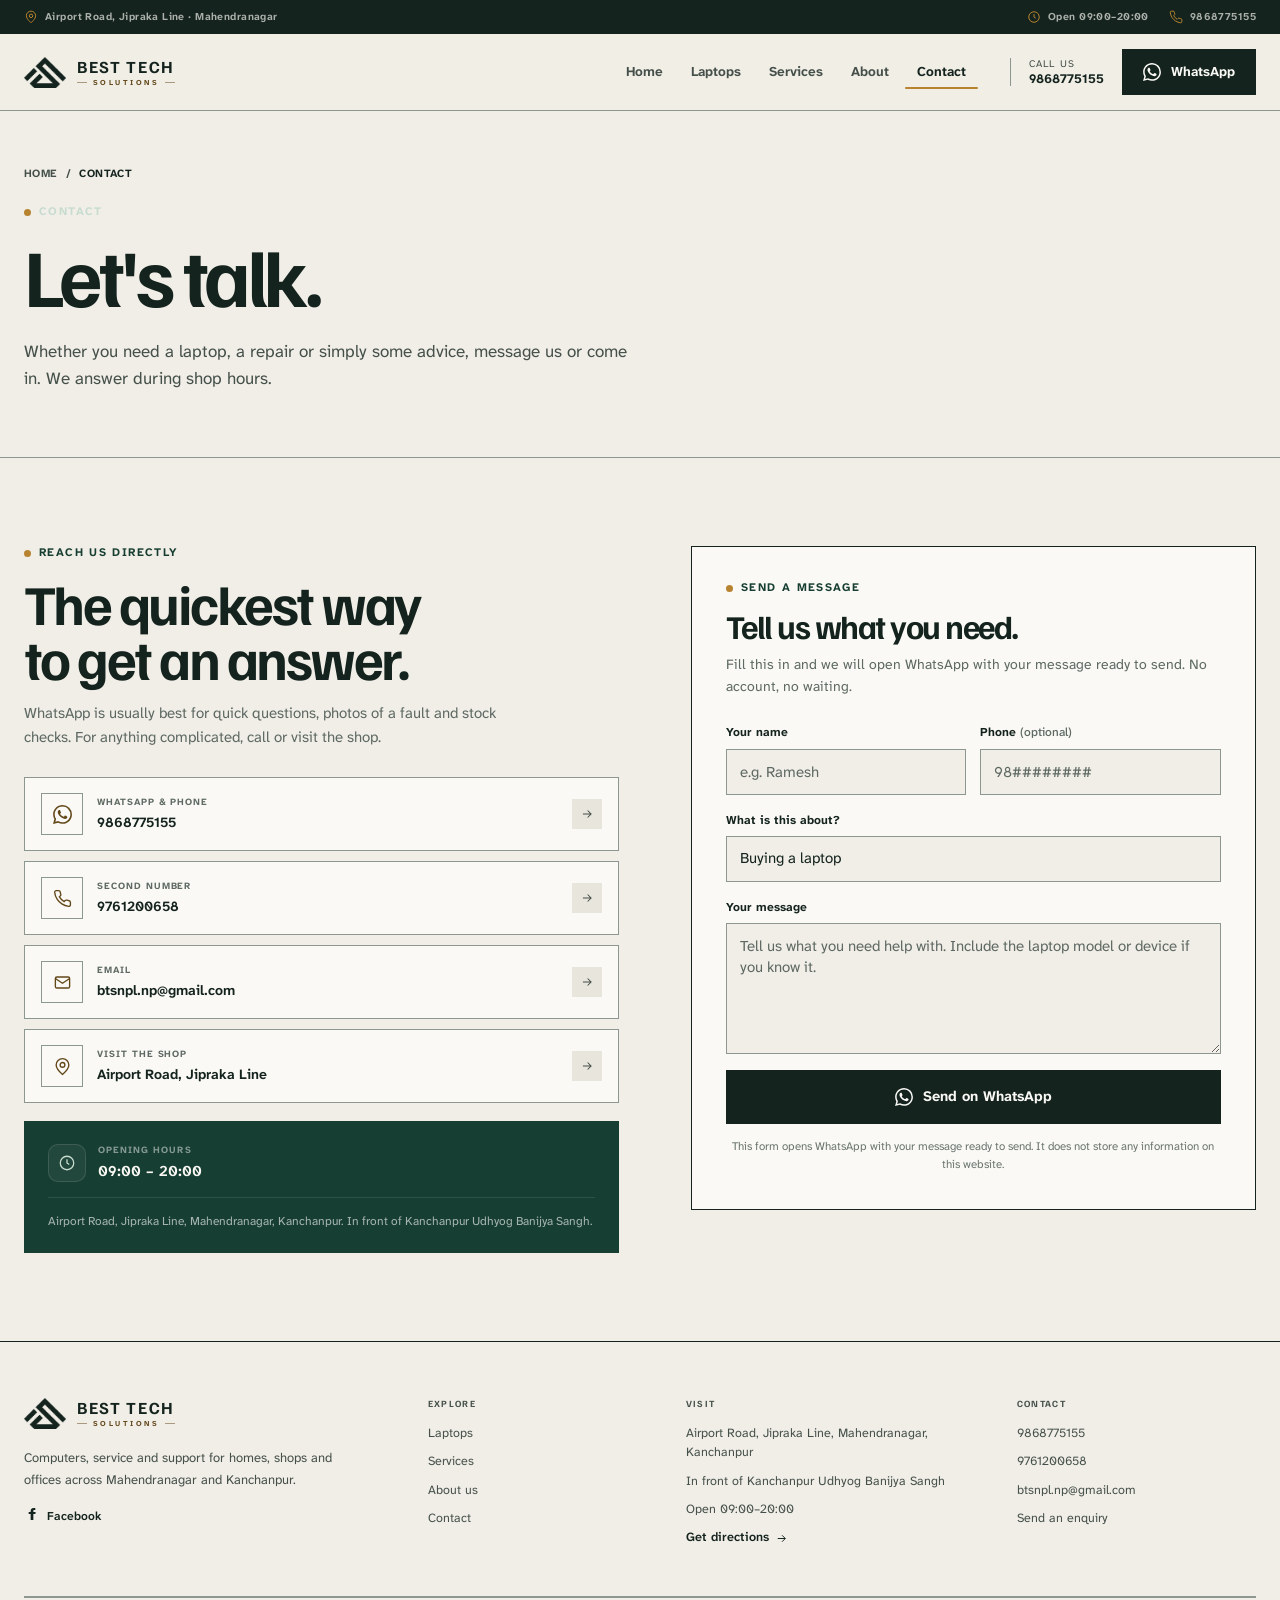
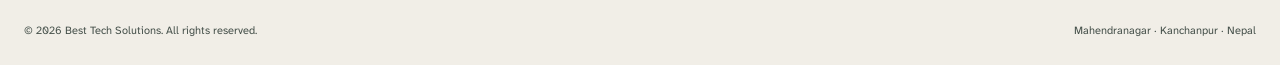
<file: contact.html>
<!doctype html>
<html lang="en">
<head>
<meta charset="utf-8">
<meta name="viewport" content="width=device-width, initial-scale=1">
<title>Contact Best Tech Solutions — Mahendranagar</title>
<meta name="description" content="Call, WhatsApp or visit Best Tech Solutions at Airport Road, Jipraka Line, Mahendranagar. Open 09:00–20:00. Phone 9868775155.">
<meta name="theme-color" content="#f1eee7">
<meta name="robots" content="noindex, nofollow">
<meta property="og:type" content="website">
<meta property="og:title" content="Contact Best Tech Solutions — Mahendranagar">
<meta property="og:description" content="Call, WhatsApp or visit Best Tech Solutions at Airport Road, Jipraka Line, Mahendranagar. Open 09:00–20:00. Phone 9868775155.">
<meta property="og:image" content="assets/brand/shop.jpg">
<link rel="icon" type="image/png" href="assets/brand/favicon.png">
<link rel="apple-touch-icon" href="assets/brand/favicon.png">
<link rel="preload" href="assets/fonts/familjen-grotesk-latin.woff2" as="font" type="font/woff2" crossorigin>
<link rel="preload" href="assets/fonts/atkinson-latin.woff2" as="font" type="font/woff2" crossorigin>
<link rel="stylesheet" href="styles.css">
<script type="application/ld+json">{"@context":"https://schema.org","@type":"ComputerStore","name":"Best Tech Solutions","description":"Computer sales, repair, CCTV, networking and IT support in Mahendranagar, Kanchanpur, Nepal.","telephone":"+977-9868775155","email":"btsnpl.np@gmail.com","address":{"@type":"PostalAddress","streetAddress":"Airport Road, Jipraka Line","addressLocality":"Mahendranagar","addressRegion":"Kanchanpur","addressCountry":"NP"},"areaServed":"Mahendranagar, Kanchanpur, Nepal","sameAs":["https://www.facebook.com/p/Best-Tech-Solutions-61595463714588/"]}</script>
</head>
<body class="page-contact">
<a class="skip-link" href="#main">Skip to content</a>
<div class="topbar">
  <div class="wrap topbar-inner">
    <p class="topbar-location"><svg viewBox="0 0 24 24" fill="none" stroke="currentColor" stroke-width="1.7" aria-hidden="true"><path d="M20 10c0 5-8 12-8 12S4 15 4 10a8 8 0 1 1 16 0Z"/><circle cx="12" cy="10" r="3"/></svg><span>Airport Road, Jipraka Line · Mahendranagar</span></p>
    <div class="topbar-meta">
      <span><svg viewBox="0 0 24 24" fill="none" stroke="currentColor" stroke-width="1.7" aria-hidden="true"><circle cx="12" cy="12" r="9"/><path d="M12 7v5l3 2"/></svg> Open 09:00–20:00</span>
      <a href="tel:9868775155"><svg viewBox="0 0 24 24" fill="none" stroke="currentColor" stroke-width="1.7" aria-hidden="true"><path d="M22 16.92v3a2 2 0 0 1-2.18 2 19.79 19.79 0 0 1-8.63-3.07 19.5 19.5 0 0 1-6-6 19.79 19.79 0 0 1-3.07-8.67A2 2 0 0 1 4.11 2h3a2 2 0 0 1 2 1.72c.127.96.361 1.903.7 2.81a2 2 0 0 1-.45 2.11L8.09 9.91a16 16 0 0 0 6 6l1.27-1.27a2 2 0 0 1 2.11-.45c.907.339 1.85.573 2.81.7A2 2 0 0 1 22 16.92Z"/></svg>9868775155</a>
    </div>
  </div>
</div>

<header class="site-header" id="siteHeader">
  <div class="wrap header-inner">
    <a class="brand" href="index.html" aria-label="Best Tech Solutions — home">
      <img class="brand-mark" src="assets/brand/logo-mark-ink.png" alt="" width="405" height="300">
      <span class="brand-type">
        <span class="brand-name">BEST TECH</span>
        <span class="brand-sub">SOLUTIONS</span>
      </span>
    </a>

    <nav class="main-nav" aria-label="Main navigation">
      <a href="index.html">Home</a>
      <a href="laptops.html">Laptops</a>
      <a href="services.html">Services</a>
      <a href="about.html">About</a>
      <a class="active" aria-current="page" href="contact.html">Contact</a>
    </nav>

    <div class="header-actions">
      <a class="header-phone" href="tel:9868775155"><span>Call us</span><strong>9868775155</strong></a>
      <a class="btn btn-primary btn-sm header-wa" href="https://wa.me/9779868775155?text=Hello%20BTS%2C%20I'd%20like%20to%20ask%20about%20a%20laptop." target="_blank" rel="noopener"><svg viewBox="0 0 24 24" fill="currentColor" aria-hidden="true"><path d="M17.472 14.382c-.297-.149-1.758-.867-2.03-.967-.273-.099-.471-.148-.67.15-.197.297-.767.966-.94 1.164-.173.199-.347.223-.644.075-.297-.15-1.255-.463-2.39-1.475-.883-.788-1.48-1.761-1.653-2.059-.173-.297-.018-.458.13-.606.134-.133.298-.347.446-.52.149-.174.198-.298.298-.497.099-.198.05-.371-.025-.52-.075-.149-.669-1.612-.916-2.207-.242-.579-.487-.5-.669-.51-.173-.008-.371-.01-.57-.01-.198 0-.52.074-.792.372-.272.297-1.04 1.016-1.04 2.479 0 1.462 1.065 2.875 1.213 3.074.149.198 2.096 3.2 5.077 4.487.709.306 1.262.489 1.694.625.712.227 1.36.195 1.871.118.571-.085 1.758-.719 2.006-1.413.248-.694.248-1.289.173-1.413-.074-.124-.272-.198-.57-.347m-5.421 7.403h-.004a9.87 9.87 0 0 1-5.031-1.378l-.361-.214-3.741.982.998-3.648-.235-.374a9.86 9.86 0 0 1-1.51-5.26c.001-5.45 4.436-9.884 9.888-9.884 2.64 0 5.122 1.03 6.988 2.898a9.825 9.825 0 0 1 2.893 6.994c-.003 5.45-4.437 9.884-9.885 9.884m8.413-18.297A11.815 11.815 0 0 0 12.05 0C5.495 0 .16 5.335.157 11.892c0 2.096.547 4.142 1.588 5.945L.057 24l6.305-1.654a11.882 11.882 0 0 0 5.683 1.448h.005c6.554 0 11.89-5.335 11.893-11.893a11.821 11.821 0 0 0-3.48-8.413Z"/></svg><span>WhatsApp</span></a>
      <button class="menu-toggle" type="button" id="menuToggle" aria-expanded="false" aria-controls="mobileMenu" aria-label="Open menu">
        <span></span><span></span><span></span>
      </button>
    </div>
  </div>
</header>

<div class="mobile-menu" id="mobileMenu" aria-hidden="true">
  <div class="wrap mobile-menu-inner">
    <nav aria-label="Mobile navigation">
      <a href="index.html">Home</a>
        <a href="laptops.html">Laptops</a>
        <a href="services.html">Services</a>
        <a href="about.html">About</a>
        <a class="active" aria-current="page" href="contact.html">Contact</a>
    </nav>
    <div class="mobile-menu-actions">
      <a class="btn btn-primary" href="https://wa.me/9779868775155?text=Hello%20BTS%2C%20I'd%20like%20to%20ask%20about%20a%20laptop." target="_blank" rel="noopener"><svg viewBox="0 0 24 24" fill="currentColor" aria-hidden="true"><path d="M17.472 14.382c-.297-.149-1.758-.867-2.03-.967-.273-.099-.471-.148-.67.15-.197.297-.767.966-.94 1.164-.173.199-.347.223-.644.075-.297-.15-1.255-.463-2.39-1.475-.883-.788-1.48-1.761-1.653-2.059-.173-.297-.018-.458.13-.606.134-.133.298-.347.446-.52.149-.174.198-.298.298-.497.099-.198.05-.371-.025-.52-.075-.149-.669-1.612-.916-2.207-.242-.579-.487-.5-.669-.51-.173-.008-.371-.01-.57-.01-.198 0-.52.074-.792.372-.272.297-1.04 1.016-1.04 2.479 0 1.462 1.065 2.875 1.213 3.074.149.198 2.096 3.2 5.077 4.487.709.306 1.262.489 1.694.625.712.227 1.36.195 1.871.118.571-.085 1.758-.719 2.006-1.413.248-.694.248-1.289.173-1.413-.074-.124-.272-.198-.57-.347m-5.421 7.403h-.004a9.87 9.87 0 0 1-5.031-1.378l-.361-.214-3.741.982.998-3.648-.235-.374a9.86 9.86 0 0 1-1.51-5.26c.001-5.45 4.436-9.884 9.888-9.884 2.64 0 5.122 1.03 6.988 2.898a9.825 9.825 0 0 1 2.893 6.994c-.003 5.45-4.437 9.884-9.885 9.884m8.413-18.297A11.815 11.815 0 0 0 12.05 0C5.495 0 .16 5.335.157 11.892c0 2.096.547 4.142 1.588 5.945L.057 24l6.305-1.654a11.882 11.882 0 0 0 5.683 1.448h.005c6.554 0 11.89-5.335 11.893-11.893a11.821 11.821 0 0 0-3.48-8.413Z"/></svg> Message on WhatsApp</a>
      <a class="btn btn-outline" href="tel:9868775155"><svg viewBox="0 0 24 24" fill="none" stroke="currentColor" stroke-width="1.7" aria-hidden="true"><path d="M22 16.92v3a2 2 0 0 1-2.18 2 19.79 19.79 0 0 1-8.63-3.07 19.5 19.5 0 0 1-6-6 19.79 19.79 0 0 1-3.07-8.67A2 2 0 0 1 4.11 2h3a2 2 0 0 1 2 1.72c.127.96.361 1.903.7 2.81a2 2 0 0 1-.45 2.11L8.09 9.91a16 16 0 0 0 6 6l1.27-1.27a2 2 0 0 1 2.11-.45c.907.339 1.85.573 2.81.7A2 2 0 0 1 22 16.92Z"/></svg> Call 9868775155</a>
    </div>
    <div class="mobile-menu-meta">
      <p><svg viewBox="0 0 24 24" fill="none" stroke="currentColor" stroke-width="1.7" aria-hidden="true"><path d="M20 10c0 5-8 12-8 12S4 15 4 10a8 8 0 1 1 16 0Z"/><circle cx="12" cy="10" r="3"/></svg><span>Airport Road, Jipraka Line, Mahendranagar, Kanchanpur</span></p>
      <p><svg viewBox="0 0 24 24" fill="none" stroke="currentColor" stroke-width="1.7" aria-hidden="true"><circle cx="12" cy="12" r="9"/><path d="M12 7v5l3 2"/></svg><span>Open 09:00–20:00</span></p>
    </div>
  </div>
</div>

<main id="main">
<section class="page-hero page-hero--compact">
  <div class="wrap">
    <nav class="breadcrumb" aria-label="Breadcrumb">
      <a href="index.html">Home</a><span>/</span><span aria-current="page">Contact</span>
    </nav>
    <p class="eyebrow">Contact</p>
    <h1>Let's talk.</h1>
    <p class="page-hero-lead">Whether you need a laptop, a repair or simply some advice, message us or come in. We answer during shop hours.</p>
  </div>
</section>

<section class="section">
  <div class="wrap contact-layout">
    <div class="contact-info">
      <p class="eyebrow">Reach us directly</p>
      <h2>The quickest way to get an answer.</h2>
      <p class="contact-intro">WhatsApp is usually best for quick questions, photos of a fault and stock checks. For anything complicated, call or visit the shop.</p>

      <div class="contact-list">
        <a class="contact-item" href="https://wa.me/9779868775155?text=Hello%20BTS%2C%20I'd%20like%20to%20ask%20about%20a%20laptop." target="_blank" rel="noopener">
          <span class="contact-icon contact-icon--wa">
            <svg viewBox="0 0 24 24" fill="currentColor" aria-hidden="true"><path d="M17.472 14.382c-.297-.149-1.758-.867-2.03-.967-.273-.099-.471-.148-.67.15-.197.297-.767.966-.94 1.164-.173.199-.347.223-.644.075-.297-.15-1.255-.463-2.39-1.475-.883-.788-1.48-1.761-1.653-2.059-.173-.297-.018-.458.13-.606.134-.133.298-.347.446-.52.149-.174.198-.298.298-.497.099-.198.05-.371-.025-.52-.075-.149-.669-1.612-.916-2.207-.242-.579-.487-.5-.669-.51-.173-.008-.371-.01-.57-.01-.198 0-.52.074-.792.372-.272.297-1.04 1.016-1.04 2.479 0 1.462 1.065 2.875 1.213 3.074.149.198 2.096 3.2 5.077 4.487.709.306 1.262.489 1.694.625.712.227 1.36.195 1.871.118.571-.085 1.758-.719 2.006-1.413.248-.694.248-1.289.173-1.413-.074-.124-.272-.198-.57-.347m-5.421 7.403h-.004a9.87 9.87 0 0 1-5.031-1.378l-.361-.214-3.741.982.998-3.648-.235-.374a9.86 9.86 0 0 1-1.51-5.26c.001-5.45 4.436-9.884 9.888-9.884 2.64 0 5.122 1.03 6.988 2.898a9.825 9.825 0 0 1 2.893 6.994c-.003 5.45-4.437 9.884-9.885 9.884m8.413-18.297A11.815 11.815 0 0 0 12.05 0C5.495 0 .16 5.335.157 11.892c0 2.096.547 4.142 1.588 5.945L.057 24l6.305-1.654a11.882 11.882 0 0 0 5.683 1.448h.005c6.554 0 11.89-5.335 11.893-11.893a11.821 11.821 0 0 0-3.48-8.413Z"/></svg>
          </span>
          <span><small>WhatsApp &amp; phone</small><strong>9868775155</strong></span>
          <span class="contact-arrow">
            <svg viewBox="0 0 24 24" fill="none" stroke="currentColor" stroke-width="1.8" aria-hidden="true"><path d="M5 12h14M13 6l6 6-6 6"/></svg>
          </span>
        </a>

        <a class="contact-item" href="tel:9761200658">
          <span class="contact-icon">
            <svg viewBox="0 0 24 24" fill="none" stroke="currentColor" stroke-width="1.7" aria-hidden="true"><path d="M22 16.92v3a2 2 0 0 1-2.18 2 19.79 19.79 0 0 1-8.63-3.07 19.5 19.5 0 0 1-6-6 19.79 19.79 0 0 1-3.07-8.67A2 2 0 0 1 4.11 2h3a2 2 0 0 1 2 1.72c.127.96.361 1.903.7 2.81a2 2 0 0 1-.45 2.11L8.09 9.91a16 16 0 0 0 6 6l1.27-1.27a2 2 0 0 1 2.11-.45c.907.339 1.85.573 2.81.7A2 2 0 0 1 22 16.92Z"/></svg>
          </span>
          <span><small>Second number</small><strong>9761200658</strong></span>
          <span class="contact-arrow">
            <svg viewBox="0 0 24 24" fill="none" stroke="currentColor" stroke-width="1.8" aria-hidden="true"><path d="M5 12h14M13 6l6 6-6 6"/></svg>
          </span>
        </a>

        <a class="contact-item" href="mailto:btsnpl.np@gmail.com">
          <span class="contact-icon">
            <svg viewBox="0 0 24 24" fill="none" stroke="currentColor" stroke-width="1.7" aria-hidden="true"><rect x="3" y="5" width="18" height="14" rx="2"/><path d="m3 7 9 6 9-6"/></svg>
          </span>
          <span><small>Email</small><strong>btsnpl.np@gmail.com</strong></span>
          <span class="contact-arrow">
            <svg viewBox="0 0 24 24" fill="none" stroke="currentColor" stroke-width="1.8" aria-hidden="true"><path d="M5 12h14M13 6l6 6-6 6"/></svg>
          </span>
        </a>

        <a class="contact-item" href="https://www.google.com/maps/search/?api=1&amp;query=Airport+Road%2C+Jipraka+Line%2C+Mahendranagar%2C+Kanchanpur%2C+Nepal" target="_blank" rel="noopener">
          <span class="contact-icon">
            <svg viewBox="0 0 24 24" fill="none" stroke="currentColor" stroke-width="1.7" aria-hidden="true"><path d="M20 10c0 5-8 12-8 12S4 15 4 10a8 8 0 1 1 16 0Z"/><circle cx="12" cy="10" r="3"/></svg>
          </span>
          <span><small>Visit the shop</small><strong>Airport Road, Jipraka Line</strong></span>
          <span class="contact-arrow">
            <svg viewBox="0 0 24 24" fill="none" stroke="currentColor" stroke-width="1.8" aria-hidden="true"><path d="M5 12h14M13 6l6 6-6 6"/></svg>
          </span>
        </a>
      </div>

      <div class="hours-panel">
        <div>
          <span class="hours-icon">
            <svg viewBox="0 0 24 24" fill="none" stroke="currentColor" stroke-width="1.7" aria-hidden="true"><circle cx="12" cy="12" r="9"/><path d="M12 7v5l3 2"/></svg>
          </span>
          <span><small>Opening hours</small><strong>09:00 – 20:00</strong></span>
        </div>
        <p>Airport Road, Jipraka Line, Mahendranagar, Kanchanpur. In front of Kanchanpur Udhyog Banijya Sangh.</p>
      </div>
    </div>

    <div class="contact-form-card">
      <p class="eyebrow">Send a message</p>
      <h2>Tell us what you need.</h2>
      <p class="form-intro">Fill this in and we will open WhatsApp with your message ready to send. No account, no waiting.</p>

      <form id="whatsappForm" novalidate>
        <div class="field-row">
          <div class="field">
            <label for="name">Your name</label>
            <input id="name" name="name" type="text" autocomplete="name" placeholder="e.g. Ramesh" required>
          </div>
          <div class="field">
            <label for="phone">Phone <span>(optional)</span></label>
            <input id="phone" name="phone" type="tel" autocomplete="tel" placeholder="98########">
          </div>
        </div>

        <div class="field">
          <label for="topic">What is this about?</label>
          <select id="topic" name="topic" required>
            <option value="laptop">Buying a laptop</option>
            <option value="repair">A repair or service</option>
            <option value="cctv">CCTV or networking</option>
            <option value="other">Something else</option>
          </select>
        </div>

        <div class="field">
          <label for="message">Your message</label>
          <textarea id="message" name="message" rows="5" placeholder="Tell us what you need help with. Include the laptop model or device if you know it." required></textarea>
        </div>

        <button class="btn btn-primary btn-lg btn-block" type="submit">
          <svg viewBox="0 0 24 24" fill="currentColor" aria-hidden="true"><path d="M17.472 14.382c-.297-.149-1.758-.867-2.03-.967-.273-.099-.471-.148-.67.15-.197.297-.767.966-.94 1.164-.173.199-.347.223-.644.075-.297-.15-1.255-.463-2.39-1.475-.883-.788-1.48-1.761-1.653-2.059-.173-.297-.018-.458.13-.606.134-.133.298-.347.446-.52.149-.174.198-.298.298-.497.099-.198.05-.371-.025-.52-.075-.149-.669-1.612-.916-2.207-.242-.579-.487-.5-.669-.51-.173-.008-.371-.01-.57-.01-.198 0-.52.074-.792.372-.272.297-1.04 1.016-1.04 2.479 0 1.462 1.065 2.875 1.213 3.074.149.198 2.096 3.2 5.077 4.487.709.306 1.262.489 1.694.625.712.227 1.36.195 1.871.118.571-.085 1.758-.719 2.006-1.413.248-.694.248-1.289.173-1.413-.074-.124-.272-.198-.57-.347m-5.421 7.403h-.004a9.87 9.87 0 0 1-5.031-1.378l-.361-.214-3.741.982.998-3.648-.235-.374a9.86 9.86 0 0 1-1.51-5.26c.001-5.45 4.436-9.884 9.888-9.884 2.64 0 5.122 1.03 6.988 2.898a9.825 9.825 0 0 1 2.893 6.994c-.003 5.45-4.437 9.884-9.885 9.884m8.413-18.297A11.815 11.815 0 0 0 12.05 0C5.495 0 .16 5.335.157 11.892c0 2.096.547 4.142 1.588 5.945L.057 24l6.305-1.654a11.882 11.882 0 0 0 5.683 1.448h.005c6.554 0 11.89-5.335 11.893-11.893a11.821 11.821 0 0 0-3.48-8.413Z"/></svg>
          Send on WhatsApp
        </button>
        <p class="form-status" id="formStatus" role="status"></p>
      </form>

      <p class="form-note">This form opens WhatsApp with your message ready to send. It does not store any information on this website.</p>
    </div>
  </div>
</section>
</main>

<footer class="site-footer">
  <div class="wrap">
    <div class="footer-top">
      <div class="footer-brand">
        <a class="brand brand--footer" href="index.html" aria-label="Best Tech Solutions — home">
          <img class="brand-mark" src="assets/brand/logo-mark-ink.png" alt="" width="405" height="300">
          <span class="brand-type">
            <span class="brand-name">BEST TECH</span>
            <span class="brand-sub">SOLUTIONS</span>
          </span>
        </a>
        <p>Computers, service and support for homes, shops and offices across Mahendranagar and Kanchanpur.</p>
        <a class="footer-social" href="https://www.facebook.com/p/Best-Tech-Solutions-61595463714588/" target="_blank" rel="noopener"><svg viewBox="0 0 24 24" fill="currentColor" aria-hidden="true"><path d="M14 9h3l.5-3H14V4.5c0-.9.2-1.5 1.6-1.5H17V.2C16.7.1 15.6 0 14.3 0 11.8 0 10 1.5 10 4.3V6H7v3h3v9h4V9Z"/></svg> Facebook</a>
      </div>

      <div class="footer-col">
        <h3>Explore</h3>
        <ul>
          <li><a href="laptops.html">Laptops</a></li>
          <li><a href="services.html">Services</a></li>
          <li><a href="about.html">About us</a></li>
          <li><a href="contact.html">Contact</a></li>
        </ul>
      </div>

      <div class="footer-col">
        <h3>Visit</h3>
        <ul>
          <li>Airport Road, Jipraka Line, Mahendranagar, Kanchanpur</li>
          <li>In front of Kanchanpur Udhyog Banijya Sangh</li>
          <li>Open 09:00–20:00</li>
          <li><a class="footer-link" href="https://www.google.com/maps/search/?api=1&amp;query=Airport+Road%2C+Jipraka+Line%2C+Mahendranagar%2C+Kanchanpur%2C+Nepal" target="_blank" rel="noopener">Get directions <svg viewBox="0 0 24 24" fill="none" stroke="currentColor" stroke-width="1.8" aria-hidden="true"><path d="M5 12h14M13 6l6 6-6 6"/></svg></a></li>
        </ul>
      </div>

      <div class="footer-col">
        <h3>Contact</h3>
        <ul>
          <li><a href="tel:9868775155">9868775155</a></li>
          <li><a href="tel:9761200658">9761200658</a></li>
          <li><a href="mailto:btsnpl.np@gmail.com">btsnpl.np@gmail.com</a></li>
          <li><a href="contact.html">Send an enquiry</a></li>
        </ul>
      </div>
    </div>

    <div class="footer-bottom">
      <span>© 2026 Best Tech Solutions. All rights reserved.</span>
      <span>Mahendranagar · Kanchanpur · Nepal</span>
    </div>
  </div>
</footer>
<script src="script.js" defer></script>
</body>
</html>
</file>
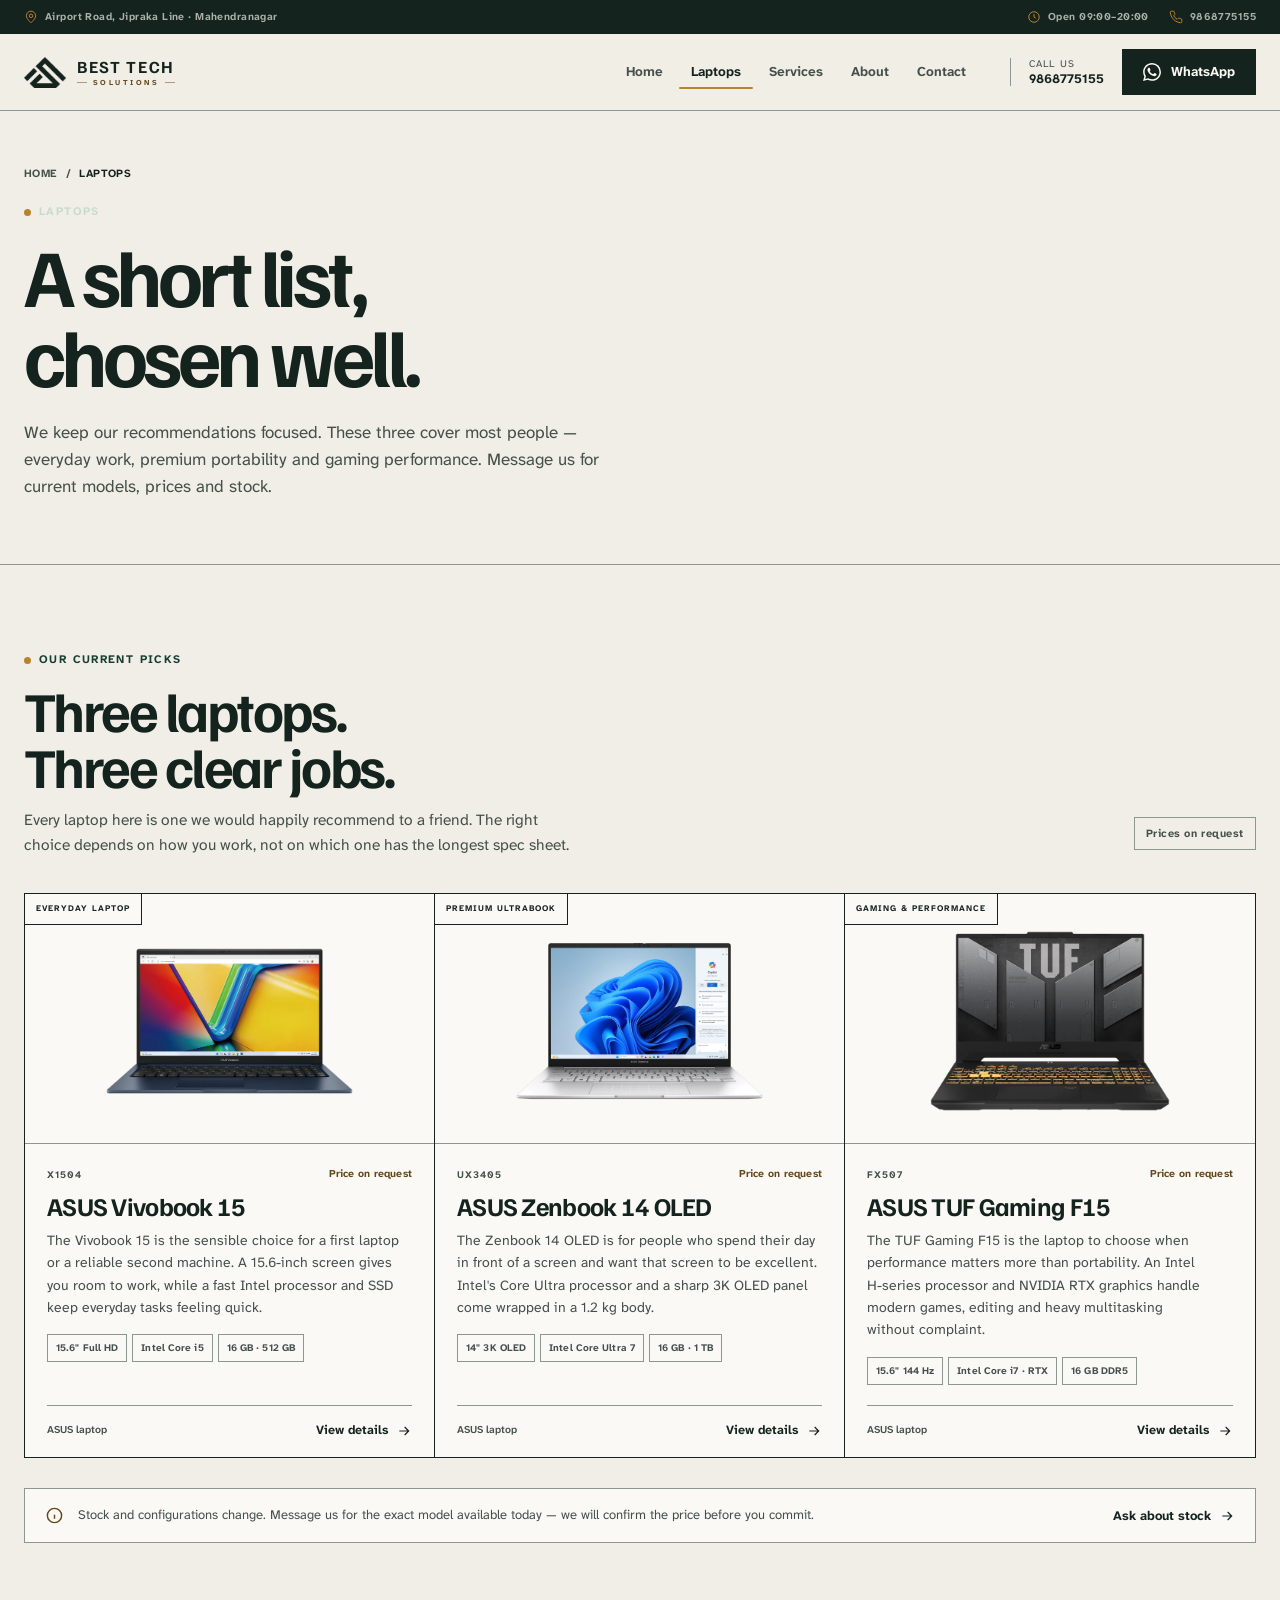
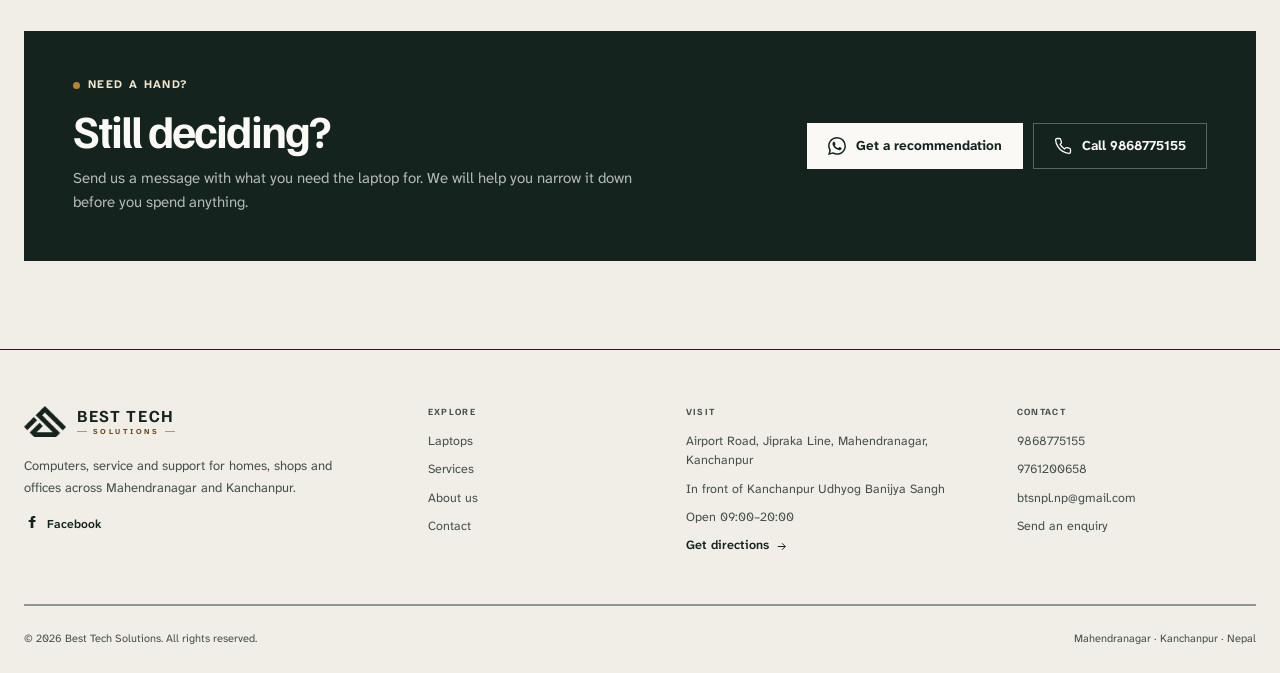
<file: laptops.html>
<!doctype html>
<html lang="en">
<head>
<meta charset="utf-8">
<meta name="viewport" content="width=device-width, initial-scale=1">
<title>Laptops — ASUS Vivobook, Zenbook and TUF | Best Tech Solutions</title>
<meta name="description" content="Three considered laptop recommendations for study, work and gaming, available at Best Tech Solutions in Mahendranagar. Prices and configurations confirmed on WhatsApp.">
<meta name="theme-color" content="#f1eee7">
<meta name="robots" content="noindex, nofollow">
<meta property="og:type" content="website">
<meta property="og:title" content="Laptops — ASUS Vivobook, Zenbook and TUF | Best Tech Solutions">
<meta property="og:description" content="Three considered laptop recommendations for study, work and gaming, available at Best Tech Solutions in Mahendranagar. Prices and configurations confirmed on WhatsApp.">
<meta property="og:image" content="assets/brand/shop.jpg">
<link rel="icon" type="image/png" href="assets/brand/favicon.png">
<link rel="apple-touch-icon" href="assets/brand/favicon.png">
<link rel="preload" href="assets/fonts/familjen-grotesk-latin.woff2" as="font" type="font/woff2" crossorigin>
<link rel="preload" href="assets/fonts/atkinson-latin.woff2" as="font" type="font/woff2" crossorigin>
<link rel="stylesheet" href="styles.css">
<script type="application/ld+json">{"@context":"https://schema.org","@type":"ComputerStore","name":"Best Tech Solutions","description":"Computer sales, repair, CCTV, networking and IT support in Mahendranagar, Kanchanpur, Nepal.","telephone":"+977-9868775155","email":"btsnpl.np@gmail.com","address":{"@type":"PostalAddress","streetAddress":"Airport Road, Jipraka Line","addressLocality":"Mahendranagar","addressRegion":"Kanchanpur","addressCountry":"NP"},"areaServed":"Mahendranagar, Kanchanpur, Nepal","sameAs":["https://www.facebook.com/p/Best-Tech-Solutions-61595463714588/"]}</script>
</head>
<body class="page-laptops">
<a class="skip-link" href="#main">Skip to content</a>
<div class="topbar">
  <div class="wrap topbar-inner">
    <p class="topbar-location"><svg viewBox="0 0 24 24" fill="none" stroke="currentColor" stroke-width="1.7" aria-hidden="true"><path d="M20 10c0 5-8 12-8 12S4 15 4 10a8 8 0 1 1 16 0Z"/><circle cx="12" cy="10" r="3"/></svg><span>Airport Road, Jipraka Line · Mahendranagar</span></p>
    <div class="topbar-meta">
      <span><svg viewBox="0 0 24 24" fill="none" stroke="currentColor" stroke-width="1.7" aria-hidden="true"><circle cx="12" cy="12" r="9"/><path d="M12 7v5l3 2"/></svg> Open 09:00–20:00</span>
      <a href="tel:9868775155"><svg viewBox="0 0 24 24" fill="none" stroke="currentColor" stroke-width="1.7" aria-hidden="true"><path d="M22 16.92v3a2 2 0 0 1-2.18 2 19.79 19.79 0 0 1-8.63-3.07 19.5 19.5 0 0 1-6-6 19.79 19.79 0 0 1-3.07-8.67A2 2 0 0 1 4.11 2h3a2 2 0 0 1 2 1.72c.127.96.361 1.903.7 2.81a2 2 0 0 1-.45 2.11L8.09 9.91a16 16 0 0 0 6 6l1.27-1.27a2 2 0 0 1 2.11-.45c.907.339 1.85.573 2.81.7A2 2 0 0 1 22 16.92Z"/></svg>9868775155</a>
    </div>
  </div>
</div>

<header class="site-header" id="siteHeader">
  <div class="wrap header-inner">
    <a class="brand" href="index.html" aria-label="Best Tech Solutions — home">
      <img class="brand-mark" src="assets/brand/logo-mark-ink.png" alt="" width="405" height="300">
      <span class="brand-type">
        <span class="brand-name">BEST TECH</span>
        <span class="brand-sub">SOLUTIONS</span>
      </span>
    </a>

    <nav class="main-nav" aria-label="Main navigation">
      <a href="index.html">Home</a>
      <a class="active" aria-current="page" href="laptops.html">Laptops</a>
      <a href="services.html">Services</a>
      <a href="about.html">About</a>
      <a href="contact.html">Contact</a>
    </nav>

    <div class="header-actions">
      <a class="header-phone" href="tel:9868775155"><span>Call us</span><strong>9868775155</strong></a>
      <a class="btn btn-primary btn-sm header-wa" href="https://wa.me/9779868775155?text=Hello%20BTS%2C%20I'd%20like%20to%20ask%20about%20a%20laptop." target="_blank" rel="noopener"><svg viewBox="0 0 24 24" fill="currentColor" aria-hidden="true"><path d="M17.472 14.382c-.297-.149-1.758-.867-2.03-.967-.273-.099-.471-.148-.67.15-.197.297-.767.966-.94 1.164-.173.199-.347.223-.644.075-.297-.15-1.255-.463-2.39-1.475-.883-.788-1.48-1.761-1.653-2.059-.173-.297-.018-.458.13-.606.134-.133.298-.347.446-.52.149-.174.198-.298.298-.497.099-.198.05-.371-.025-.52-.075-.149-.669-1.612-.916-2.207-.242-.579-.487-.5-.669-.51-.173-.008-.371-.01-.57-.01-.198 0-.52.074-.792.372-.272.297-1.04 1.016-1.04 2.479 0 1.462 1.065 2.875 1.213 3.074.149.198 2.096 3.2 5.077 4.487.709.306 1.262.489 1.694.625.712.227 1.36.195 1.871.118.571-.085 1.758-.719 2.006-1.413.248-.694.248-1.289.173-1.413-.074-.124-.272-.198-.57-.347m-5.421 7.403h-.004a9.87 9.87 0 0 1-5.031-1.378l-.361-.214-3.741.982.998-3.648-.235-.374a9.86 9.86 0 0 1-1.51-5.26c.001-5.45 4.436-9.884 9.888-9.884 2.64 0 5.122 1.03 6.988 2.898a9.825 9.825 0 0 1 2.893 6.994c-.003 5.45-4.437 9.884-9.885 9.884m8.413-18.297A11.815 11.815 0 0 0 12.05 0C5.495 0 .16 5.335.157 11.892c0 2.096.547 4.142 1.588 5.945L.057 24l6.305-1.654a11.882 11.882 0 0 0 5.683 1.448h.005c6.554 0 11.89-5.335 11.893-11.893a11.821 11.821 0 0 0-3.48-8.413Z"/></svg><span>WhatsApp</span></a>
      <button class="menu-toggle" type="button" id="menuToggle" aria-expanded="false" aria-controls="mobileMenu" aria-label="Open menu">
        <span></span><span></span><span></span>
      </button>
    </div>
  </div>
</header>

<div class="mobile-menu" id="mobileMenu" aria-hidden="true">
  <div class="wrap mobile-menu-inner">
    <nav aria-label="Mobile navigation">
      <a href="index.html">Home</a>
        <a class="active" aria-current="page" href="laptops.html">Laptops</a>
        <a href="services.html">Services</a>
        <a href="about.html">About</a>
        <a href="contact.html">Contact</a>
    </nav>
    <div class="mobile-menu-actions">
      <a class="btn btn-primary" href="https://wa.me/9779868775155?text=Hello%20BTS%2C%20I'd%20like%20to%20ask%20about%20a%20laptop." target="_blank" rel="noopener"><svg viewBox="0 0 24 24" fill="currentColor" aria-hidden="true"><path d="M17.472 14.382c-.297-.149-1.758-.867-2.03-.967-.273-.099-.471-.148-.67.15-.197.297-.767.966-.94 1.164-.173.199-.347.223-.644.075-.297-.15-1.255-.463-2.39-1.475-.883-.788-1.48-1.761-1.653-2.059-.173-.297-.018-.458.13-.606.134-.133.298-.347.446-.52.149-.174.198-.298.298-.497.099-.198.05-.371-.025-.52-.075-.149-.669-1.612-.916-2.207-.242-.579-.487-.5-.669-.51-.173-.008-.371-.01-.57-.01-.198 0-.52.074-.792.372-.272.297-1.04 1.016-1.04 2.479 0 1.462 1.065 2.875 1.213 3.074.149.198 2.096 3.2 5.077 4.487.709.306 1.262.489 1.694.625.712.227 1.36.195 1.871.118.571-.085 1.758-.719 2.006-1.413.248-.694.248-1.289.173-1.413-.074-.124-.272-.198-.57-.347m-5.421 7.403h-.004a9.87 9.87 0 0 1-5.031-1.378l-.361-.214-3.741.982.998-3.648-.235-.374a9.86 9.86 0 0 1-1.51-5.26c.001-5.45 4.436-9.884 9.888-9.884 2.64 0 5.122 1.03 6.988 2.898a9.825 9.825 0 0 1 2.893 6.994c-.003 5.45-4.437 9.884-9.885 9.884m8.413-18.297A11.815 11.815 0 0 0 12.05 0C5.495 0 .16 5.335.157 11.892c0 2.096.547 4.142 1.588 5.945L.057 24l6.305-1.654a11.882 11.882 0 0 0 5.683 1.448h.005c6.554 0 11.89-5.335 11.893-11.893a11.821 11.821 0 0 0-3.48-8.413Z"/></svg> Message on WhatsApp</a>
      <a class="btn btn-outline" href="tel:9868775155"><svg viewBox="0 0 24 24" fill="none" stroke="currentColor" stroke-width="1.7" aria-hidden="true"><path d="M22 16.92v3a2 2 0 0 1-2.18 2 19.79 19.79 0 0 1-8.63-3.07 19.5 19.5 0 0 1-6-6 19.79 19.79 0 0 1-3.07-8.67A2 2 0 0 1 4.11 2h3a2 2 0 0 1 2 1.72c.127.96.361 1.903.7 2.81a2 2 0 0 1-.45 2.11L8.09 9.91a16 16 0 0 0 6 6l1.27-1.27a2 2 0 0 1 2.11-.45c.907.339 1.85.573 2.81.7A2 2 0 0 1 22 16.92Z"/></svg> Call 9868775155</a>
    </div>
    <div class="mobile-menu-meta">
      <p><svg viewBox="0 0 24 24" fill="none" stroke="currentColor" stroke-width="1.7" aria-hidden="true"><path d="M20 10c0 5-8 12-8 12S4 15 4 10a8 8 0 1 1 16 0Z"/><circle cx="12" cy="10" r="3"/></svg><span>Airport Road, Jipraka Line, Mahendranagar, Kanchanpur</span></p>
      <p><svg viewBox="0 0 24 24" fill="none" stroke="currentColor" stroke-width="1.7" aria-hidden="true"><circle cx="12" cy="12" r="9"/><path d="M12 7v5l3 2"/></svg><span>Open 09:00–20:00</span></p>
    </div>
  </div>
</div>

<main id="main">
<section class="page-hero">
  <div class="wrap">
    <nav class="breadcrumb" aria-label="Breadcrumb">
      <a href="index.html">Home</a><span>/</span><span aria-current="page">Laptops</span>
    </nav>
    <p class="eyebrow">Laptops</p>
    <h1>A short list,<br>chosen well.</h1>
    <p class="page-hero-lead">We keep our recommendations focused. These three cover most people — everyday work, premium portability and gaming performance. Message us for current models, prices and stock.</p>
  </div>
</section>

<section class="section">
  <div class="wrap">
    <div class="section-head">
      <div class="section-head-copy">
        <p class="eyebrow">Our current picks</p>
        <h2>Three laptops. Three clear jobs.</h2>
        <p>Every laptop here is one we would happily recommend to a friend. The right choice depends on how you work, not on which one has the longest spec sheet.</p>
      </div>
      <span class="head-note">Prices on request</span>
    </div>

    <div class="product-grid">
      <article class="product-card product-card--vivobook-15">
  <a class="product-media" href="product-vivobook-15.html" aria-label="View the ASUS Vivobook 15">
    <span class="product-flag">Everyday laptop</span>
    <img src="assets/laptops/gallery/vivobook-15-front.webp" alt="ASUS Vivobook 15 with the lid open, front view" width="1400" height="1050" loading="lazy">
  </a>
  <div class="product-card-body">
    <div class="product-meta">
      <span>X1504</span>
      <span class="product-price">Price on request</span>
    </div>
    <h3><a href="product-vivobook-15.html">ASUS Vivobook 15</a></h3>
    <p>The Vivobook 15 is the sensible choice for a first laptop or a reliable second machine. A 15.6-inch screen gives you room to work, while a fast Intel processor and SSD keep everyday tasks feeling quick.</p>
    <ul class="mini-specs" aria-label="Key specifications"><li>15.6&quot; Full HD</li><li>Intel Core i5</li><li>16 GB · 512 GB</li></ul>
    <div class="product-card-foot">
      <span class="foot-label">ASUS laptop</span>
      <a class="text-link" href="product-vivobook-15.html">View details <svg viewBox="0 0 24 24" fill="none" stroke="currentColor" stroke-width="1.8" aria-hidden="true"><path d="M5 12h14M13 6l6 6-6 6"/></svg></a>
    </div>
  </div>
</article>
<article class="product-card product-card--zenbook-14-oled">
  <a class="product-media" href="product-zenbook-14-oled.html" aria-label="View the ASUS Zenbook 14 OLED">
    <span class="product-flag">Premium ultrabook</span>
    <img src="assets/laptops/gallery/zenbook-14-front.webp" alt="ASUS Zenbook 14 OLED with the lid open, front view" width="1400" height="1050" loading="lazy">
  </a>
  <div class="product-card-body">
    <div class="product-meta">
      <span>UX3405</span>
      <span class="product-price">Price on request</span>
    </div>
    <h3><a href="product-zenbook-14-oled.html">ASUS Zenbook 14 OLED</a></h3>
    <p>The Zenbook 14 OLED is for people who spend their day in front of a screen and want that screen to be excellent. Intel&#39;s Core Ultra processor and a sharp 3K OLED panel come wrapped in a 1.2 kg body.</p>
    <ul class="mini-specs" aria-label="Key specifications"><li>14&quot; 3K OLED</li><li>Intel Core Ultra 7</li><li>16 GB · 1 TB</li></ul>
    <div class="product-card-foot">
      <span class="foot-label">ASUS laptop</span>
      <a class="text-link" href="product-zenbook-14-oled.html">View details <svg viewBox="0 0 24 24" fill="none" stroke="currentColor" stroke-width="1.8" aria-hidden="true"><path d="M5 12h14M13 6l6 6-6 6"/></svg></a>
    </div>
  </div>
</article>
<article class="product-card product-card--tuf-gaming-f15">
  <a class="product-media" href="product-tuf-gaming-f15.html" aria-label="View the ASUS TUF Gaming F15">
    <span class="product-flag">Gaming &amp; performance</span>
    <img src="assets/laptops/gallery/tuf-gaming-f15-angle.webp" alt="ASUS TUF Gaming F15 at a three-quarter angle" width="1400" height="1050" loading="lazy">
  </a>
  <div class="product-card-body">
    <div class="product-meta">
      <span>FX507</span>
      <span class="product-price">Price on request</span>
    </div>
    <h3><a href="product-tuf-gaming-f15.html">ASUS TUF Gaming F15</a></h3>
    <p>The TUF Gaming F15 is the laptop to choose when performance matters more than portability. An Intel H-series processor and NVIDIA RTX graphics handle modern games, editing and heavy multitasking without complaint.</p>
    <ul class="mini-specs" aria-label="Key specifications"><li>15.6&quot; 144 Hz</li><li>Intel Core i7 · RTX</li><li>16 GB DDR5</li></ul>
    <div class="product-card-foot">
      <span class="foot-label">ASUS laptop</span>
      <a class="text-link" href="product-tuf-gaming-f15.html">View details <svg viewBox="0 0 24 24" fill="none" stroke="currentColor" stroke-width="1.8" aria-hidden="true"><path d="M5 12h14M13 6l6 6-6 6"/></svg></a>
    </div>
  </div>
</article>
    </div>

    <div class="stock-note">
      <svg viewBox="0 0 24 24" fill="none" stroke="currentColor" stroke-width="1.8" aria-hidden="true"><circle cx="12" cy="12" r="9"/><path d="M12 11v5M12 8h.01"/></svg>
      <p>Stock and configurations change. Message us for the exact model available today — we will confirm the price before you commit.</p>
      <a class="text-link" href="https://wa.me/9779868775155?text=Hello%20BTS%2C%20I'd%20like%20some%20help%20choosing%20a%20laptop." target="_blank" rel="noopener">Ask about stock
        <svg viewBox="0 0 24 24" fill="none" stroke="currentColor" stroke-width="1.8" aria-hidden="true"><path d="M5 12h14M13 6l6 6-6 6"/></svg>
      </a>
    </div>
  </div>
</section>
<section class="cta-section">
  <div class="wrap">
    <div class="cta-band">
      <div class="cta-copy">
        <p class="eyebrow">Need a hand?</p>
        <h2>Still deciding?</h2>
        <p>Send us a message with what you need the laptop for. We will help you narrow it down before you spend anything.</p>
      </div>
      <div class="cta-actions">
        <a class="btn btn-white" href="https://wa.me/9779868775155?text=Hello%20BTS%2C%20I'd%20like%20some%20help%20choosing%20a%20laptop." target="_blank" rel="noopener"><svg viewBox="0 0 24 24" fill="currentColor" aria-hidden="true"><path d="M17.472 14.382c-.297-.149-1.758-.867-2.03-.967-.273-.099-.471-.148-.67.15-.197.297-.767.966-.94 1.164-.173.199-.347.223-.644.075-.297-.15-1.255-.463-2.39-1.475-.883-.788-1.48-1.761-1.653-2.059-.173-.297-.018-.458.13-.606.134-.133.298-.347.446-.52.149-.174.198-.298.298-.497.099-.198.05-.371-.025-.52-.075-.149-.669-1.612-.916-2.207-.242-.579-.487-.5-.669-.51-.173-.008-.371-.01-.57-.01-.198 0-.52.074-.792.372-.272.297-1.04 1.016-1.04 2.479 0 1.462 1.065 2.875 1.213 3.074.149.198 2.096 3.2 5.077 4.487.709.306 1.262.489 1.694.625.712.227 1.36.195 1.871.118.571-.085 1.758-.719 2.006-1.413.248-.694.248-1.289.173-1.413-.074-.124-.272-.198-.57-.347m-5.421 7.403h-.004a9.87 9.87 0 0 1-5.031-1.378l-.361-.214-3.741.982.998-3.648-.235-.374a9.86 9.86 0 0 1-1.51-5.26c.001-5.45 4.436-9.884 9.888-9.884 2.64 0 5.122 1.03 6.988 2.898a9.825 9.825 0 0 1 2.893 6.994c-.003 5.45-4.437 9.884-9.885 9.884m8.413-18.297A11.815 11.815 0 0 0 12.05 0C5.495 0 .16 5.335.157 11.892c0 2.096.547 4.142 1.588 5.945L.057 24l6.305-1.654a11.882 11.882 0 0 0 5.683 1.448h.005c6.554 0 11.89-5.335 11.893-11.893a11.821 11.821 0 0 0-3.48-8.413Z"/></svg> Get a recommendation</a>
        <a class="btn btn-ghost" href="tel:9868775155"><svg viewBox="0 0 24 24" fill="none" stroke="currentColor" stroke-width="1.7" aria-hidden="true"><path d="M22 16.92v3a2 2 0 0 1-2.18 2 19.79 19.79 0 0 1-8.63-3.07 19.5 19.5 0 0 1-6-6 19.79 19.79 0 0 1-3.07-8.67A2 2 0 0 1 4.11 2h3a2 2 0 0 1 2 1.72c.127.96.361 1.903.7 2.81a2 2 0 0 1-.45 2.11L8.09 9.91a16 16 0 0 0 6 6l1.27-1.27a2 2 0 0 1 2.11-.45c.907.339 1.85.573 2.81.7A2 2 0 0 1 22 16.92Z"/></svg> Call 9868775155</a>
      </div>
    </div>
  </div>
</section>
</main>

<footer class="site-footer">
  <div class="wrap">
    <div class="footer-top">
      <div class="footer-brand">
        <a class="brand brand--footer" href="index.html" aria-label="Best Tech Solutions — home">
          <img class="brand-mark" src="assets/brand/logo-mark-ink.png" alt="" width="405" height="300">
          <span class="brand-type">
            <span class="brand-name">BEST TECH</span>
            <span class="brand-sub">SOLUTIONS</span>
          </span>
        </a>
        <p>Computers, service and support for homes, shops and offices across Mahendranagar and Kanchanpur.</p>
        <a class="footer-social" href="https://www.facebook.com/p/Best-Tech-Solutions-61595463714588/" target="_blank" rel="noopener"><svg viewBox="0 0 24 24" fill="currentColor" aria-hidden="true"><path d="M14 9h3l.5-3H14V4.5c0-.9.2-1.5 1.6-1.5H17V.2C16.7.1 15.6 0 14.3 0 11.8 0 10 1.5 10 4.3V6H7v3h3v9h4V9Z"/></svg> Facebook</a>
      </div>

      <div class="footer-col">
        <h3>Explore</h3>
        <ul>
          <li><a href="laptops.html">Laptops</a></li>
          <li><a href="services.html">Services</a></li>
          <li><a href="about.html">About us</a></li>
          <li><a href="contact.html">Contact</a></li>
        </ul>
      </div>

      <div class="footer-col">
        <h3>Visit</h3>
        <ul>
          <li>Airport Road, Jipraka Line, Mahendranagar, Kanchanpur</li>
          <li>In front of Kanchanpur Udhyog Banijya Sangh</li>
          <li>Open 09:00–20:00</li>
          <li><a class="footer-link" href="https://www.google.com/maps/search/?api=1&amp;query=Airport+Road%2C+Jipraka+Line%2C+Mahendranagar%2C+Kanchanpur%2C+Nepal" target="_blank" rel="noopener">Get directions <svg viewBox="0 0 24 24" fill="none" stroke="currentColor" stroke-width="1.8" aria-hidden="true"><path d="M5 12h14M13 6l6 6-6 6"/></svg></a></li>
        </ul>
      </div>

      <div class="footer-col">
        <h3>Contact</h3>
        <ul>
          <li><a href="tel:9868775155">9868775155</a></li>
          <li><a href="tel:9761200658">9761200658</a></li>
          <li><a href="mailto:btsnpl.np@gmail.com">btsnpl.np@gmail.com</a></li>
          <li><a href="contact.html">Send an enquiry</a></li>
        </ul>
      </div>
    </div>

    <div class="footer-bottom">
      <span>© 2026 Best Tech Solutions. All rights reserved.</span>
      <span>Mahendranagar · Kanchanpur · Nepal</span>
    </div>
  </div>
</footer>
<script src="script.js" defer></script>
</body>
</html>
</file>
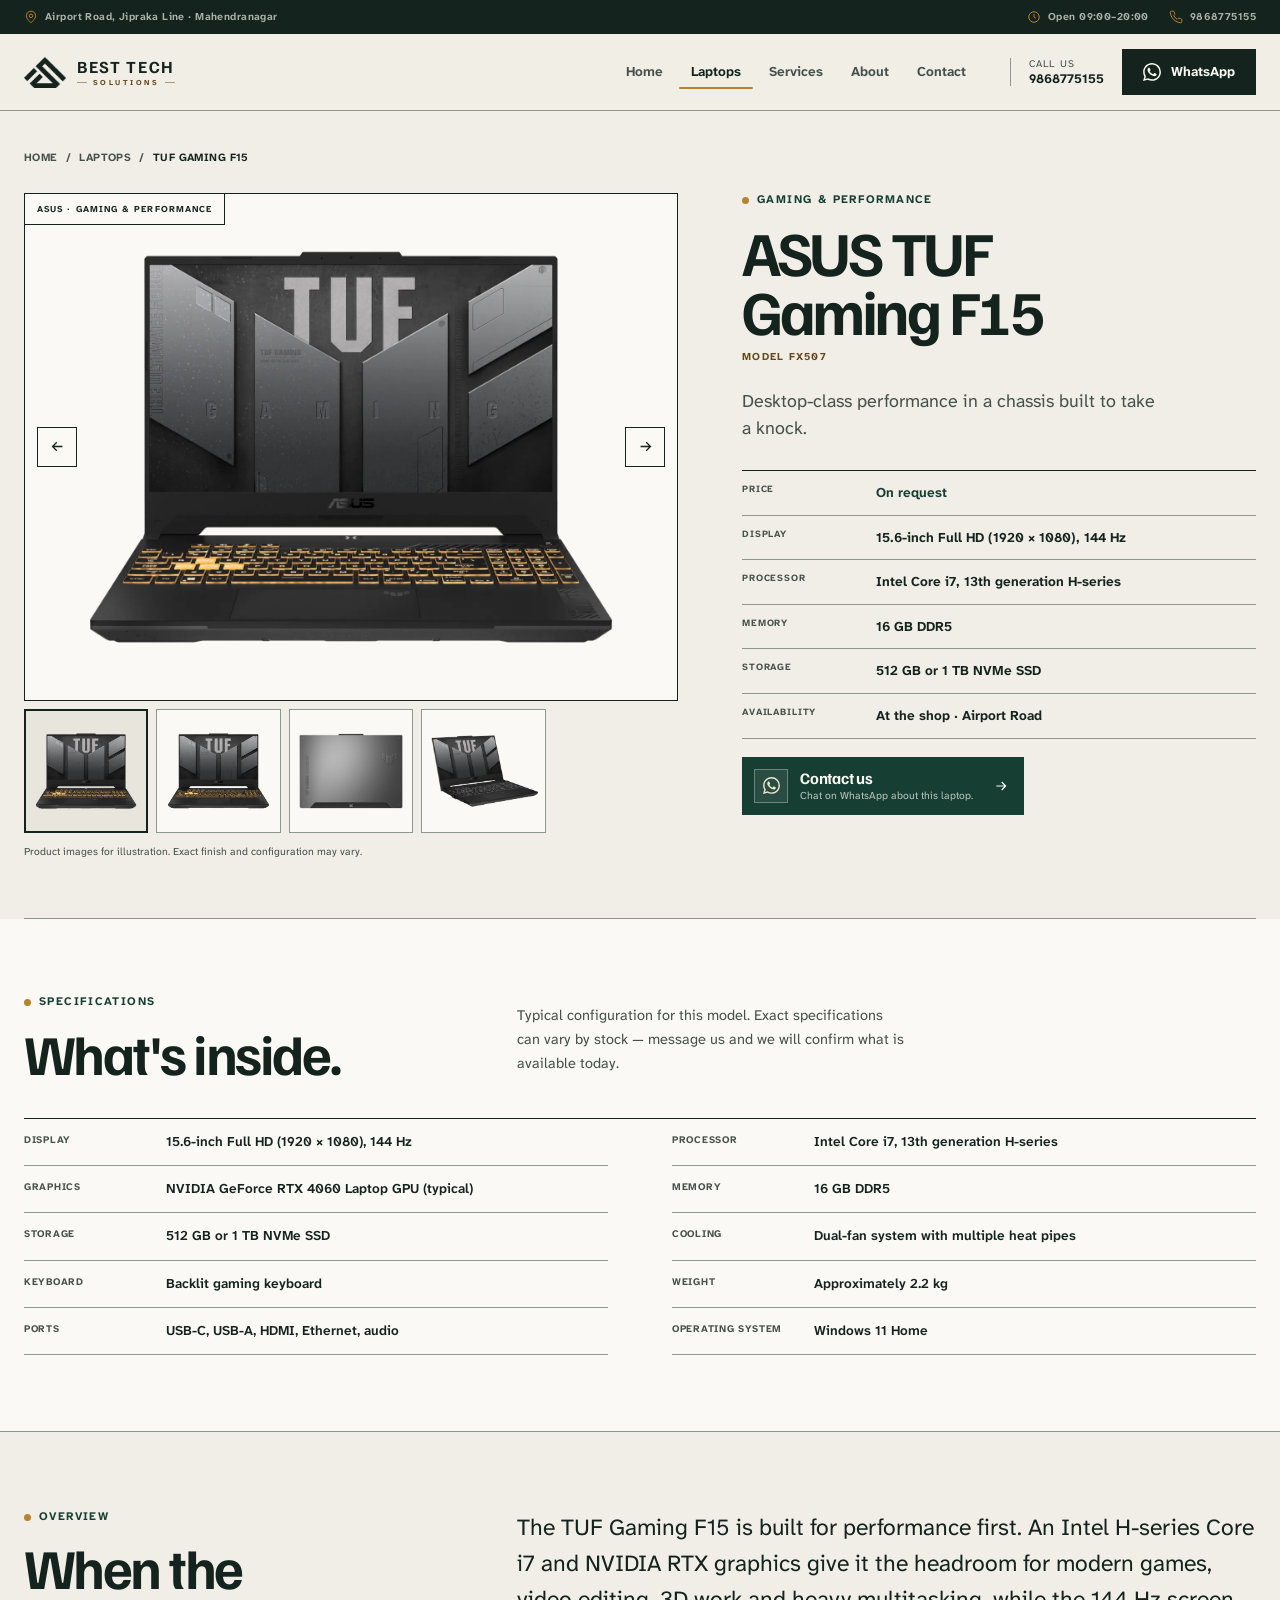
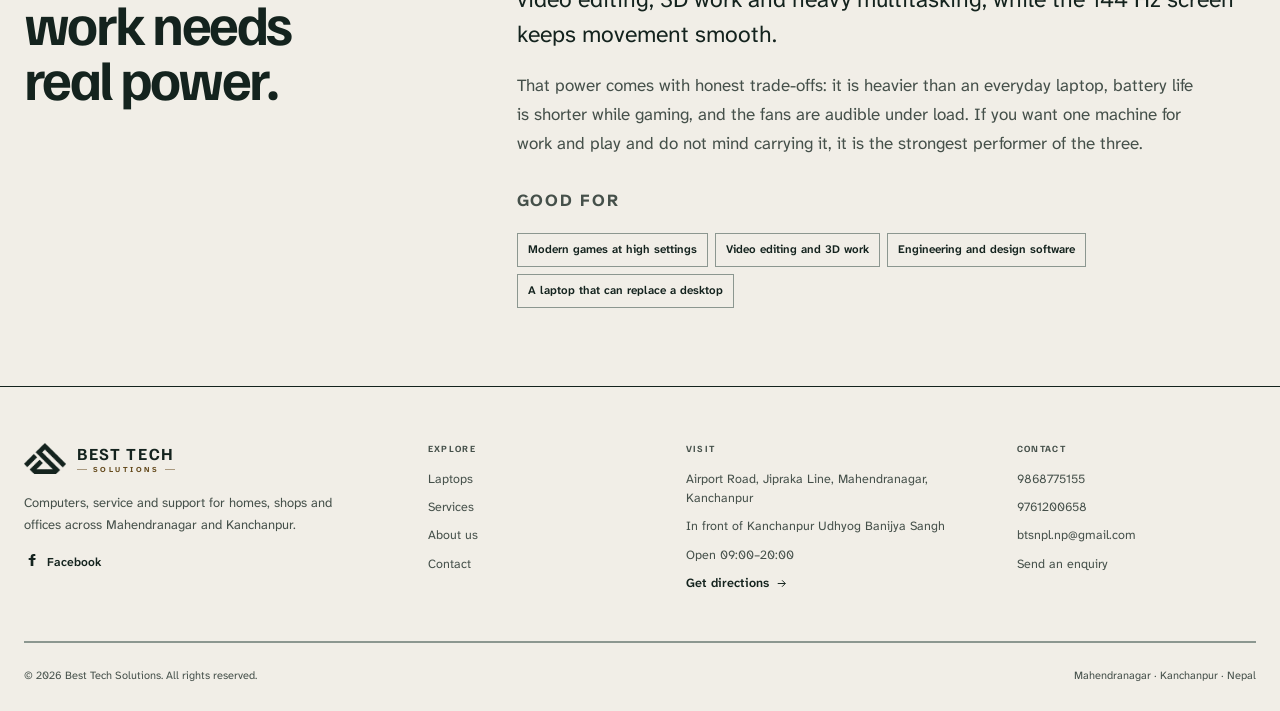
<file: product-tuf-gaming-f15.html>
<!doctype html>
<html lang="en">
<head>
<meta charset="utf-8">
<meta name="viewport" content="width=device-width, initial-scale=1">
<title>ASUS TUF Gaming F15 (FX507) — Best Tech Solutions, Mahendranagar</title>
<meta name="description" content="The ASUS TUF Gaming F15 combines an Intel Core i7, NVIDIA RTX graphics and a 144 Hz display. Ask Best Tech Solutions about configurations and price.">
<meta name="theme-color" content="#f1eee7">
<meta name="robots" content="noindex, nofollow">
<meta property="og:type" content="website">
<meta property="og:title" content="ASUS TUF Gaming F15 (FX507) — Best Tech Solutions, Mahendranagar">
<meta property="og:description" content="The ASUS TUF Gaming F15 combines an Intel Core i7, NVIDIA RTX graphics and a 144 Hz display. Ask Best Tech Solutions about configurations and price.">
<meta property="og:image" content="assets/brand/shop.jpg">
<link rel="icon" type="image/png" href="assets/brand/favicon.png">
<link rel="apple-touch-icon" href="assets/brand/favicon.png">
<link rel="preload" href="assets/fonts/familjen-grotesk-latin.woff2" as="font" type="font/woff2" crossorigin>
<link rel="preload" href="assets/fonts/atkinson-latin.woff2" as="font" type="font/woff2" crossorigin>
<link rel="stylesheet" href="styles.css">
<script type="application/ld+json">{"@context":"https://schema.org","@type":"ComputerStore","name":"Best Tech Solutions","description":"Computer sales, repair, CCTV, networking and IT support in Mahendranagar, Kanchanpur, Nepal.","telephone":"+977-9868775155","email":"btsnpl.np@gmail.com","address":{"@type":"PostalAddress","streetAddress":"Airport Road, Jipraka Line","addressLocality":"Mahendranagar","addressRegion":"Kanchanpur","addressCountry":"NP"},"areaServed":"Mahendranagar, Kanchanpur, Nepal","sameAs":["https://www.facebook.com/p/Best-Tech-Solutions-61595463714588/"]}</script>
</head>
<body class="page-laptops page-product">
<a class="skip-link" href="#main">Skip to content</a>
<div class="topbar">
  <div class="wrap topbar-inner">
    <p class="topbar-location"><svg viewBox="0 0 24 24" fill="none" stroke="currentColor" stroke-width="1.7" aria-hidden="true"><path d="M20 10c0 5-8 12-8 12S4 15 4 10a8 8 0 1 1 16 0Z"/><circle cx="12" cy="10" r="3"/></svg><span>Airport Road, Jipraka Line · Mahendranagar</span></p>
    <div class="topbar-meta">
      <span><svg viewBox="0 0 24 24" fill="none" stroke="currentColor" stroke-width="1.7" aria-hidden="true"><circle cx="12" cy="12" r="9"/><path d="M12 7v5l3 2"/></svg> Open 09:00–20:00</span>
      <a href="tel:9868775155"><svg viewBox="0 0 24 24" fill="none" stroke="currentColor" stroke-width="1.7" aria-hidden="true"><path d="M22 16.92v3a2 2 0 0 1-2.18 2 19.79 19.79 0 0 1-8.63-3.07 19.5 19.5 0 0 1-6-6 19.79 19.79 0 0 1-3.07-8.67A2 2 0 0 1 4.11 2h3a2 2 0 0 1 2 1.72c.127.96.361 1.903.7 2.81a2 2 0 0 1-.45 2.11L8.09 9.91a16 16 0 0 0 6 6l1.27-1.27a2 2 0 0 1 2.11-.45c.907.339 1.85.573 2.81.7A2 2 0 0 1 22 16.92Z"/></svg>9868775155</a>
    </div>
  </div>
</div>

<header class="site-header" id="siteHeader">
  <div class="wrap header-inner">
    <a class="brand" href="index.html" aria-label="Best Tech Solutions — home">
      <img class="brand-mark" src="assets/brand/logo-mark-ink.png" alt="" width="405" height="300">
      <span class="brand-type">
        <span class="brand-name">BEST TECH</span>
        <span class="brand-sub">SOLUTIONS</span>
      </span>
    </a>

    <nav class="main-nav" aria-label="Main navigation">
      <a href="index.html">Home</a>
      <a class="active" aria-current="page" href="laptops.html">Laptops</a>
      <a href="services.html">Services</a>
      <a href="about.html">About</a>
      <a href="contact.html">Contact</a>
    </nav>

    <div class="header-actions">
      <a class="header-phone" href="tel:9868775155"><span>Call us</span><strong>9868775155</strong></a>
      <a class="btn btn-primary btn-sm header-wa" href="https://wa.me/9779868775155?text=Hello%20BTS%2C%20I'd%20like%20to%20ask%20about%20a%20laptop." target="_blank" rel="noopener"><svg viewBox="0 0 24 24" fill="currentColor" aria-hidden="true"><path d="M17.472 14.382c-.297-.149-1.758-.867-2.03-.967-.273-.099-.471-.148-.67.15-.197.297-.767.966-.94 1.164-.173.199-.347.223-.644.075-.297-.15-1.255-.463-2.39-1.475-.883-.788-1.48-1.761-1.653-2.059-.173-.297-.018-.458.13-.606.134-.133.298-.347.446-.52.149-.174.198-.298.298-.497.099-.198.05-.371-.025-.52-.075-.149-.669-1.612-.916-2.207-.242-.579-.487-.5-.669-.51-.173-.008-.371-.01-.57-.01-.198 0-.52.074-.792.372-.272.297-1.04 1.016-1.04 2.479 0 1.462 1.065 2.875 1.213 3.074.149.198 2.096 3.2 5.077 4.487.709.306 1.262.489 1.694.625.712.227 1.36.195 1.871.118.571-.085 1.758-.719 2.006-1.413.248-.694.248-1.289.173-1.413-.074-.124-.272-.198-.57-.347m-5.421 7.403h-.004a9.87 9.87 0 0 1-5.031-1.378l-.361-.214-3.741.982.998-3.648-.235-.374a9.86 9.86 0 0 1-1.51-5.26c.001-5.45 4.436-9.884 9.888-9.884 2.64 0 5.122 1.03 6.988 2.898a9.825 9.825 0 0 1 2.893 6.994c-.003 5.45-4.437 9.884-9.885 9.884m8.413-18.297A11.815 11.815 0 0 0 12.05 0C5.495 0 .16 5.335.157 11.892c0 2.096.547 4.142 1.588 5.945L.057 24l6.305-1.654a11.882 11.882 0 0 0 5.683 1.448h.005c6.554 0 11.89-5.335 11.893-11.893a11.821 11.821 0 0 0-3.48-8.413Z"/></svg><span>WhatsApp</span></a>
      <button class="menu-toggle" type="button" id="menuToggle" aria-expanded="false" aria-controls="mobileMenu" aria-label="Open menu">
        <span></span><span></span><span></span>
      </button>
    </div>
  </div>
</header>

<div class="mobile-menu" id="mobileMenu" aria-hidden="true">
  <div class="wrap mobile-menu-inner">
    <nav aria-label="Mobile navigation">
      <a href="index.html">Home</a>
        <a class="active" aria-current="page" href="laptops.html">Laptops</a>
        <a href="services.html">Services</a>
        <a href="about.html">About</a>
        <a href="contact.html">Contact</a>
    </nav>
    <div class="mobile-menu-actions">
      <a class="btn btn-primary" href="https://wa.me/9779868775155?text=Hello%20BTS%2C%20I'd%20like%20to%20ask%20about%20a%20laptop." target="_blank" rel="noopener"><svg viewBox="0 0 24 24" fill="currentColor" aria-hidden="true"><path d="M17.472 14.382c-.297-.149-1.758-.867-2.03-.967-.273-.099-.471-.148-.67.15-.197.297-.767.966-.94 1.164-.173.199-.347.223-.644.075-.297-.15-1.255-.463-2.39-1.475-.883-.788-1.48-1.761-1.653-2.059-.173-.297-.018-.458.13-.606.134-.133.298-.347.446-.52.149-.174.198-.298.298-.497.099-.198.05-.371-.025-.52-.075-.149-.669-1.612-.916-2.207-.242-.579-.487-.5-.669-.51-.173-.008-.371-.01-.57-.01-.198 0-.52.074-.792.372-.272.297-1.04 1.016-1.04 2.479 0 1.462 1.065 2.875 1.213 3.074.149.198 2.096 3.2 5.077 4.487.709.306 1.262.489 1.694.625.712.227 1.36.195 1.871.118.571-.085 1.758-.719 2.006-1.413.248-.694.248-1.289.173-1.413-.074-.124-.272-.198-.57-.347m-5.421 7.403h-.004a9.87 9.87 0 0 1-5.031-1.378l-.361-.214-3.741.982.998-3.648-.235-.374a9.86 9.86 0 0 1-1.51-5.26c.001-5.45 4.436-9.884 9.888-9.884 2.64 0 5.122 1.03 6.988 2.898a9.825 9.825 0 0 1 2.893 6.994c-.003 5.45-4.437 9.884-9.885 9.884m8.413-18.297A11.815 11.815 0 0 0 12.05 0C5.495 0 .16 5.335.157 11.892c0 2.096.547 4.142 1.588 5.945L.057 24l6.305-1.654a11.882 11.882 0 0 0 5.683 1.448h.005c6.554 0 11.89-5.335 11.893-11.893a11.821 11.821 0 0 0-3.48-8.413Z"/></svg> Message on WhatsApp</a>
      <a class="btn btn-outline" href="tel:9868775155"><svg viewBox="0 0 24 24" fill="none" stroke="currentColor" stroke-width="1.7" aria-hidden="true"><path d="M22 16.92v3a2 2 0 0 1-2.18 2 19.79 19.79 0 0 1-8.63-3.07 19.5 19.5 0 0 1-6-6 19.79 19.79 0 0 1-3.07-8.67A2 2 0 0 1 4.11 2h3a2 2 0 0 1 2 1.72c.127.96.361 1.903.7 2.81a2 2 0 0 1-.45 2.11L8.09 9.91a16 16 0 0 0 6 6l1.27-1.27a2 2 0 0 1 2.11-.45c.907.339 1.85.573 2.81.7A2 2 0 0 1 22 16.92Z"/></svg> Call 9868775155</a>
    </div>
    <div class="mobile-menu-meta">
      <p><svg viewBox="0 0 24 24" fill="none" stroke="currentColor" stroke-width="1.7" aria-hidden="true"><path d="M20 10c0 5-8 12-8 12S4 15 4 10a8 8 0 1 1 16 0Z"/><circle cx="12" cy="10" r="3"/></svg><span>Airport Road, Jipraka Line, Mahendranagar, Kanchanpur</span></p>
      <p><svg viewBox="0 0 24 24" fill="none" stroke="currentColor" stroke-width="1.7" aria-hidden="true"><circle cx="12" cy="12" r="9"/><path d="M12 7v5l3 2"/></svg><span>Open 09:00–20:00</span></p>
    </div>
  </div>
</div>

<main id="main">
<section class="product-detail">
  <div class="wrap">
    <nav class="breadcrumb" aria-label="Breadcrumb">
      <a href="index.html">Home</a><span>/</span><a href="laptops.html">Laptops</a><span>/</span><span aria-current="page">TUF Gaming F15</span>
    </nav>

    <div class="product-head">
      <div class="product-gallery" data-gallery>
        <div class="gallery-stage" data-gallery-stage>
          <span class="gallery-label">ASUS · Gaming &amp; performance</span>
          <img class="gallery-main" src="assets/laptops/gallery/tuf-gaming-f15-angle.webp" alt="ASUS TUF Gaming F15 at a three-quarter angle" width="1400" height="1050" fetchpriority="high" data-gallery-main>
          <button class="gallery-nav gallery-nav--prev" type="button" data-gallery-prev aria-label="Previous product image">
            <svg viewBox="0 0 24 24" fill="none" stroke="currentColor" stroke-width="1.8" aria-hidden="true"><path d="M19 12H5M11 18l-6-6 6-6"/></svg>
          </button>
          <button class="gallery-nav gallery-nav--next" type="button" data-gallery-next aria-label="Next product image">
            <svg viewBox="0 0 24 24" fill="none" stroke="currentColor" stroke-width="1.8" aria-hidden="true"><path d="M5 12h14M13 6l6 6-6 6"/></svg>
          </button>
        </div>
        <div class="gallery-thumbs" role="group" aria-label="Product images">
      <button class="gallery-thumb is-active" type="button" data-gallery-thumb data-src="assets/laptops/gallery/tuf-gaming-f15-angle.webp" data-alt="ASUS TUF Gaming F15 at a three-quarter angle" data-width="1400" data-height="1050" aria-label="View image 1: ASUS TUF Gaming F15 at a three-quarter angle" aria-pressed="true">
        <img src="assets/laptops/gallery/tuf-gaming-f15-angle.webp" alt="" width="1400" height="1050" loading="lazy">
      </button>
      <button class="gallery-thumb" type="button" data-gallery-thumb data-src="assets/laptops/gallery/tuf-gaming-f15-front.webp" data-alt="ASUS TUF Gaming F15 with the lid open, front view" data-width="836" data-height="627" aria-label="View image 2: ASUS TUF Gaming F15 with the lid open, front view" aria-pressed="false">
        <img src="assets/laptops/gallery/tuf-gaming-f15-front.webp" alt="" width="836" height="627" loading="lazy">
      </button>
      <button class="gallery-thumb" type="button" data-gallery-thumb data-src="assets/laptops/gallery/tuf-gaming-f15-lid.webp" data-alt="ASUS TUF Gaming F15 lid from above" data-width="1400" data-height="1050" aria-label="View image 3: ASUS TUF Gaming F15 lid from above" aria-pressed="false">
        <img src="assets/laptops/gallery/tuf-gaming-f15-lid.webp" alt="" width="1400" height="1050" loading="lazy">
      </button>
      <button class="gallery-thumb" type="button" data-gallery-thumb data-src="assets/laptops/gallery/tuf-gaming-f15-side.webp" data-alt="ASUS TUF Gaming F15 at a side angle" data-width="1400" data-height="1050" aria-label="View image 4: ASUS TUF Gaming F15 at a side angle" aria-pressed="false">
        <img src="assets/laptops/gallery/tuf-gaming-f15-side.webp" alt="" width="1400" height="1050" loading="lazy">
      </button>
        </div>
        <p class="gallery-note">Product images for illustration. Exact finish and configuration may vary.</p>
      </div>

      <div class="product-summary">
        <p class="eyebrow">Gaming &amp; performance</p>
        <h1>ASUS TUF Gaming F15</h1>
        <p class="product-model">Model FX507</p>
        <p class="product-tagline">Desktop-class performance in a chassis built to take a knock.</p>

        <dl class="product-facts">
          <div><dt>Price</dt><dd>On request</dd></div>
        <div><dt>Display</dt><dd>15.6-inch Full HD (1920 × 1080), 144 Hz</dd></div>
        <div><dt>Processor</dt><dd>Intel Core i7, 13th generation H-series</dd></div>
        <div><dt>Memory</dt><dd>16 GB DDR5</dd></div>
        <div><dt>Storage</dt><dd>512 GB or 1 TB NVMe SSD</dd></div>
          <div><dt>Availability</dt><dd>At the shop · Airport Road</dd></div>
        </dl>
        <a class="product-enquiry" href="https://wa.me/9779868775155?text=Hello%20BTS%2C%20I'm%20interested%20in%20the%20ASUS%20TUF%20Gaming%20F15%20(FX507).%20Could%20you%20share%20the%20current%20price%2C%20graphics%20configuration%20and%20stock%3F" target="_blank" rel="noopener">
          <span class="product-enquiry-icon"><svg viewBox="0 0 24 24" fill="currentColor" aria-hidden="true"><path d="M17.472 14.382c-.297-.149-1.758-.867-2.03-.967-.273-.099-.471-.148-.67.15-.197.297-.767.966-.94 1.164-.173.199-.347.223-.644.075-.297-.15-1.255-.463-2.39-1.475-.883-.788-1.48-1.761-1.653-2.059-.173-.297-.018-.458.13-.606.134-.133.298-.347.446-.52.149-.174.198-.298.298-.497.099-.198.05-.371-.025-.52-.075-.149-.669-1.612-.916-2.207-.242-.579-.487-.5-.669-.51-.173-.008-.371-.01-.57-.01-.198 0-.52.074-.792.372-.272.297-1.04 1.016-1.04 2.479 0 1.462 1.065 2.875 1.213 3.074.149.198 2.096 3.2 5.077 4.487.709.306 1.262.489 1.694.625.712.227 1.36.195 1.871.118.571-.085 1.758-.719 2.006-1.413.248-.694.248-1.289.173-1.413-.074-.124-.272-.198-.57-.347m-5.421 7.403h-.004a9.87 9.87 0 0 1-5.031-1.378l-.361-.214-3.741.982.998-3.648-.235-.374a9.86 9.86 0 0 1-1.51-5.26c.001-5.45 4.436-9.884 9.888-9.884 2.64 0 5.122 1.03 6.988 2.898a9.825 9.825 0 0 1 2.893 6.994c-.003 5.45-4.437 9.884-9.885 9.884m8.413-18.297A11.815 11.815 0 0 0 12.05 0C5.495 0 .16 5.335.157 11.892c0 2.096.547 4.142 1.588 5.945L.057 24l6.305-1.654a11.882 11.882 0 0 0 5.683 1.448h.005c6.554 0 11.89-5.335 11.893-11.893a11.821 11.821 0 0 0-3.48-8.413Z"/></svg></span>
          <span class="product-enquiry-copy">
            <strong>Contact us</strong>
            <small>Chat on WhatsApp about this laptop.</small>
          </span>
          <svg viewBox="0 0 24 24" fill="none" stroke="currentColor" stroke-width="1.8" aria-hidden="true"><path d="M5 12h14M13 6l6 6-6 6"/></svg>
        </a>
      </div>
    </div>
  </div>
</section>

<section class="product-specs" id="specs">
  <div class="wrap">
    <div class="product-section-head">
      <div>
        <p class="eyebrow">Specifications</p>
        <h2>What's inside.</h2>
      </div>
      <p>Typical configuration for this model. Exact specifications can vary by stock — message us and we will confirm what is available today.</p>
    </div>
    <dl class="spec-table"><div class="spec-row"><dt>Display</dt><dd>15.6-inch Full HD (1920 × 1080), 144 Hz</dd></div>
          <div class="spec-row"><dt>Processor</dt><dd>Intel Core i7, 13th generation H-series</dd></div>
          <div class="spec-row"><dt>Graphics</dt><dd>NVIDIA GeForce RTX 4060 Laptop GPU (typical)</dd></div>
          <div class="spec-row"><dt>Memory</dt><dd>16 GB DDR5</dd></div>
          <div class="spec-row"><dt>Storage</dt><dd>512 GB or 1 TB NVMe SSD</dd></div>
          <div class="spec-row"><dt>Cooling</dt><dd>Dual-fan system with multiple heat pipes</dd></div>
          <div class="spec-row"><dt>Keyboard</dt><dd>Backlit gaming keyboard</dd></div>
          <div class="spec-row"><dt>Weight</dt><dd>Approximately 2.2 kg</dd></div>
          <div class="spec-row"><dt>Ports</dt><dd>USB-C, USB-A, HDMI, Ethernet, audio</dd></div>
          <div class="spec-row"><dt>Operating system</dt><dd>Windows 11 Home</dd></div></dl>
  </div>
</section>

<section class="product-overview">
  <div class="wrap product-overview-grid">
    <div class="product-overview-head">
      <p class="eyebrow">Overview</p>
      <h2>When the work needs real power.</h2>
    </div>
    <div class="product-overview-copy">
      <p class="prose-lead">The TUF Gaming F15 is built for performance first. An Intel H-series Core i7 and NVIDIA RTX graphics give it the headroom for modern games, video editing, 3D work and heavy multitasking, while the 144 Hz screen keeps movement smooth.</p>
        <p>That power comes with honest trade-offs: it is heavier than an everyday laptop, battery life is shorter while gaming, and the fans are audible under load. If you want one machine for work and play and do not mind carrying it, it is the strongest performer of the three.</p>
      <p class="product-goodfor-label">Good for</p>
      <ul class="product-goodfor">
        <li>Modern games at high settings</li>
          <li>Video editing and 3D work</li>
          <li>Engineering and design software</li>
          <li>A laptop that can replace a desktop</li>
      </ul>
    </div>
  </div>
</section>
</main>

<footer class="site-footer">
  <div class="wrap">
    <div class="footer-top">
      <div class="footer-brand">
        <a class="brand brand--footer" href="index.html" aria-label="Best Tech Solutions — home">
          <img class="brand-mark" src="assets/brand/logo-mark-ink.png" alt="" width="405" height="300">
          <span class="brand-type">
            <span class="brand-name">BEST TECH</span>
            <span class="brand-sub">SOLUTIONS</span>
          </span>
        </a>
        <p>Computers, service and support for homes, shops and offices across Mahendranagar and Kanchanpur.</p>
        <a class="footer-social" href="https://www.facebook.com/p/Best-Tech-Solutions-61595463714588/" target="_blank" rel="noopener"><svg viewBox="0 0 24 24" fill="currentColor" aria-hidden="true"><path d="M14 9h3l.5-3H14V4.5c0-.9.2-1.5 1.6-1.5H17V.2C16.7.1 15.6 0 14.3 0 11.8 0 10 1.5 10 4.3V6H7v3h3v9h4V9Z"/></svg> Facebook</a>
      </div>

      <div class="footer-col">
        <h3>Explore</h3>
        <ul>
          <li><a href="laptops.html">Laptops</a></li>
          <li><a href="services.html">Services</a></li>
          <li><a href="about.html">About us</a></li>
          <li><a href="contact.html">Contact</a></li>
        </ul>
      </div>

      <div class="footer-col">
        <h3>Visit</h3>
        <ul>
          <li>Airport Road, Jipraka Line, Mahendranagar, Kanchanpur</li>
          <li>In front of Kanchanpur Udhyog Banijya Sangh</li>
          <li>Open 09:00–20:00</li>
          <li><a class="footer-link" href="https://www.google.com/maps/search/?api=1&amp;query=Airport+Road%2C+Jipraka+Line%2C+Mahendranagar%2C+Kanchanpur%2C+Nepal" target="_blank" rel="noopener">Get directions <svg viewBox="0 0 24 24" fill="none" stroke="currentColor" stroke-width="1.8" aria-hidden="true"><path d="M5 12h14M13 6l6 6-6 6"/></svg></a></li>
        </ul>
      </div>

      <div class="footer-col">
        <h3>Contact</h3>
        <ul>
          <li><a href="tel:9868775155">9868775155</a></li>
          <li><a href="tel:9761200658">9761200658</a></li>
          <li><a href="mailto:btsnpl.np@gmail.com">btsnpl.np@gmail.com</a></li>
          <li><a href="contact.html">Send an enquiry</a></li>
        </ul>
      </div>
    </div>

    <div class="footer-bottom">
      <span>© 2026 Best Tech Solutions. All rights reserved.</span>
      <span>Mahendranagar · Kanchanpur · Nepal</span>
    </div>
  </div>
</footer>
<script src="script.js" defer></script>
</body>
</html>
</file>
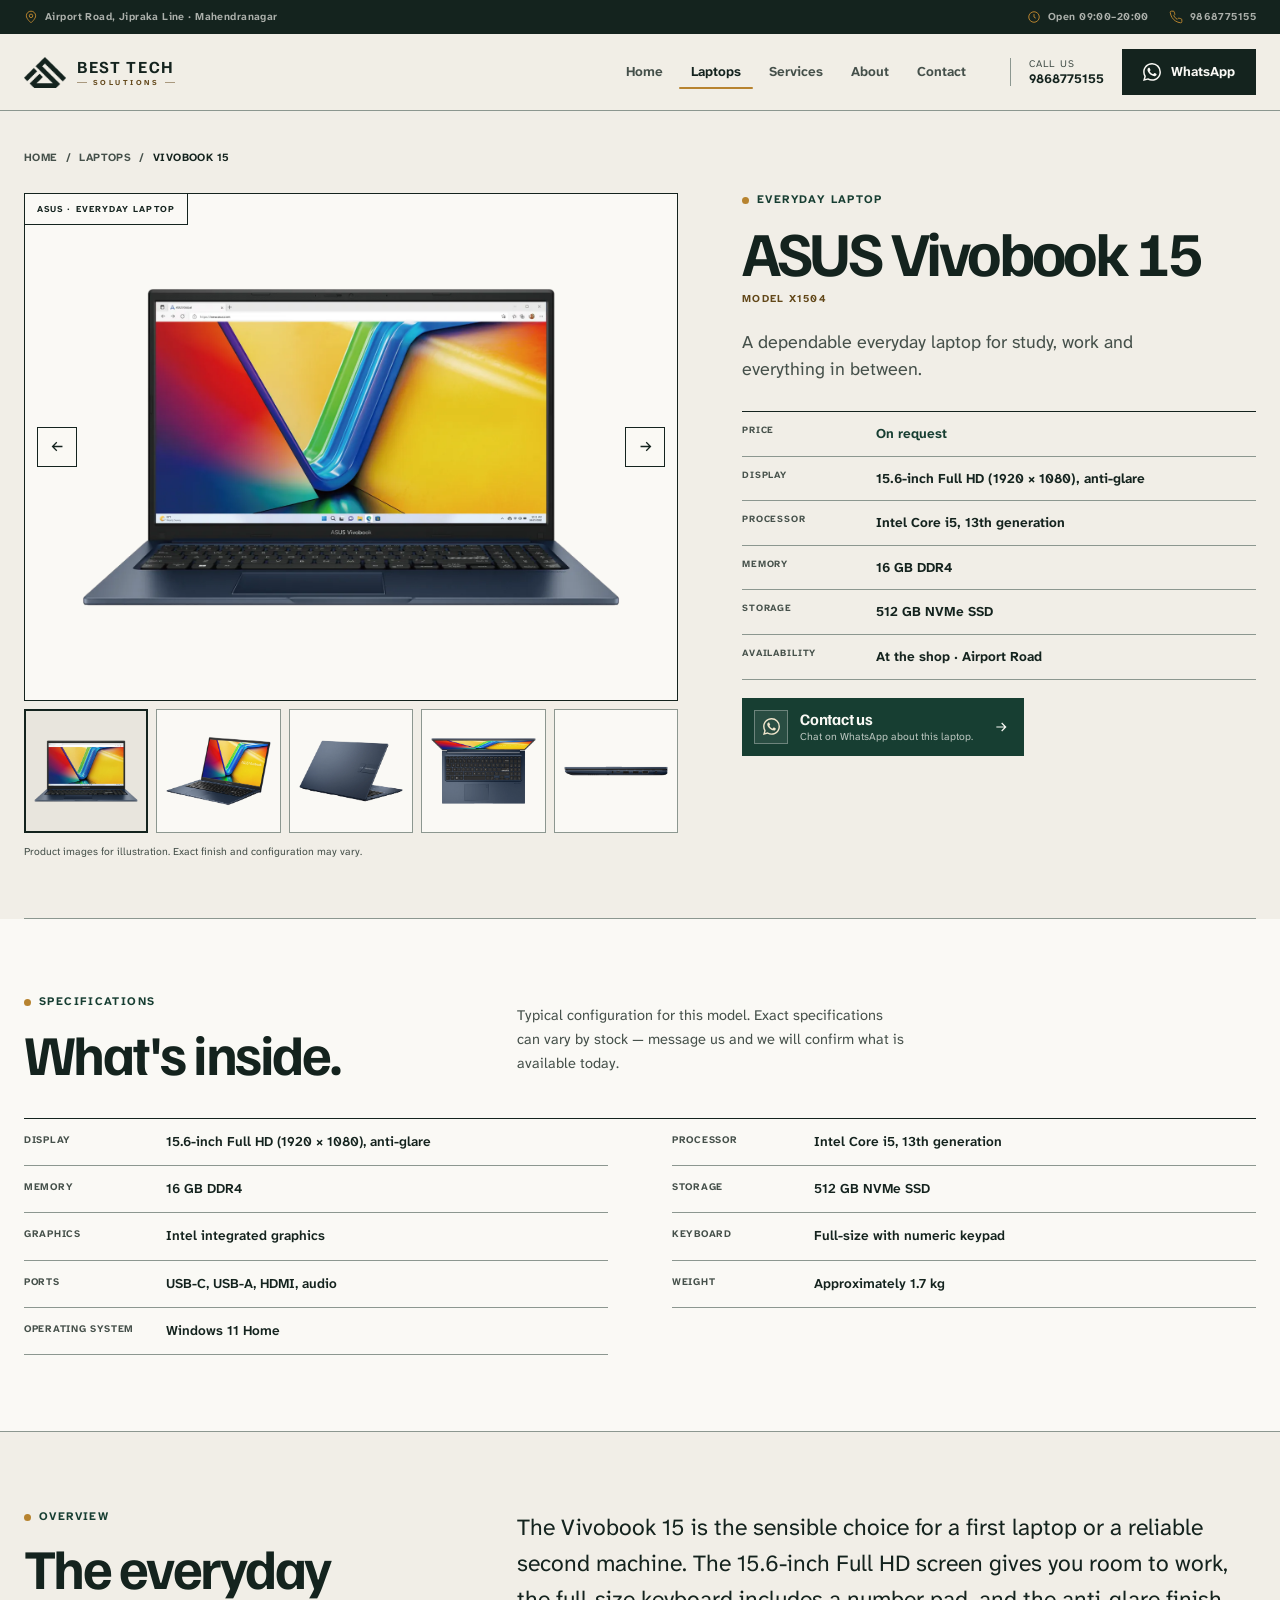
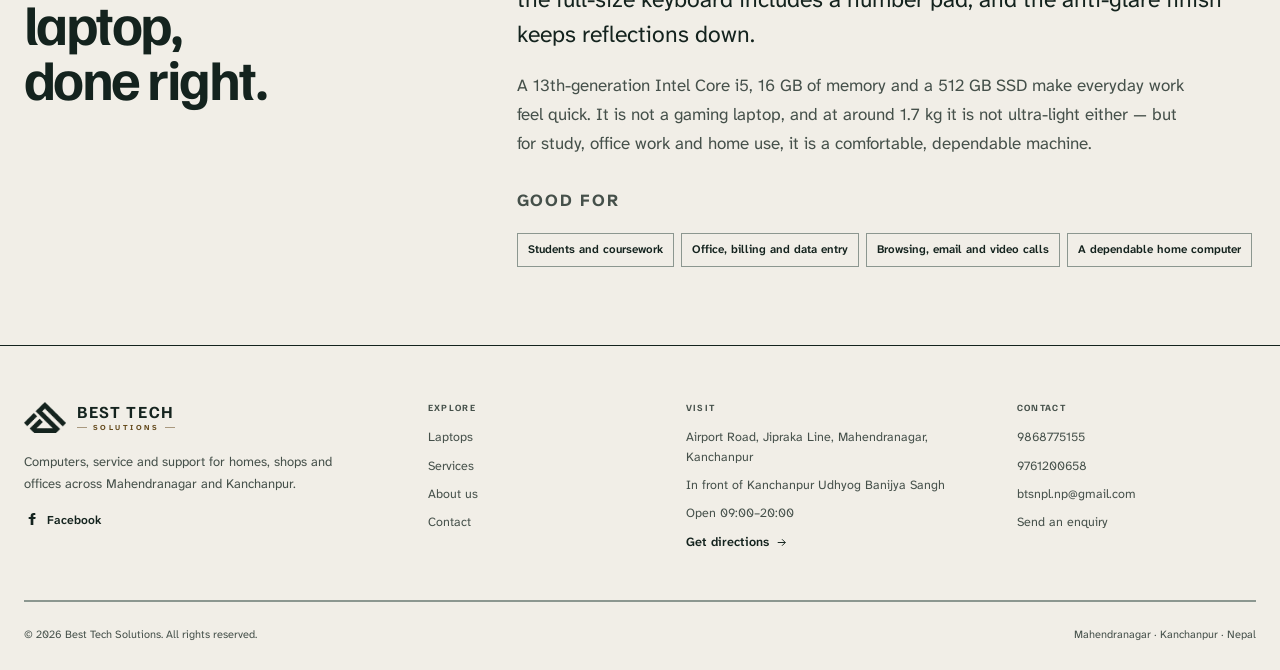
<file: product-vivobook-15.html>
<!doctype html>
<html lang="en">
<head>
<meta charset="utf-8">
<meta name="viewport" content="width=device-width, initial-scale=1">
<title>ASUS Vivobook 15 (X1504) — Best Tech Solutions, Mahendranagar</title>
<meta name="description" content="The ASUS Vivobook 15 is a dependable everyday laptop for study, office work and home use. See the details and ask Best Tech Solutions about price and stock.">
<meta name="theme-color" content="#f1eee7">
<meta name="robots" content="noindex, nofollow">
<meta property="og:type" content="website">
<meta property="og:title" content="ASUS Vivobook 15 (X1504) — Best Tech Solutions, Mahendranagar">
<meta property="og:description" content="The ASUS Vivobook 15 is a dependable everyday laptop for study, office work and home use. See the details and ask Best Tech Solutions about price and stock.">
<meta property="og:image" content="assets/brand/shop.jpg">
<link rel="icon" type="image/png" href="assets/brand/favicon.png">
<link rel="apple-touch-icon" href="assets/brand/favicon.png">
<link rel="preload" href="assets/fonts/familjen-grotesk-latin.woff2" as="font" type="font/woff2" crossorigin>
<link rel="preload" href="assets/fonts/atkinson-latin.woff2" as="font" type="font/woff2" crossorigin>
<link rel="stylesheet" href="styles.css">
<script type="application/ld+json">{"@context":"https://schema.org","@type":"ComputerStore","name":"Best Tech Solutions","description":"Computer sales, repair, CCTV, networking and IT support in Mahendranagar, Kanchanpur, Nepal.","telephone":"+977-9868775155","email":"btsnpl.np@gmail.com","address":{"@type":"PostalAddress","streetAddress":"Airport Road, Jipraka Line","addressLocality":"Mahendranagar","addressRegion":"Kanchanpur","addressCountry":"NP"},"areaServed":"Mahendranagar, Kanchanpur, Nepal","sameAs":["https://www.facebook.com/p/Best-Tech-Solutions-61595463714588/"]}</script>
</head>
<body class="page-laptops page-product">
<a class="skip-link" href="#main">Skip to content</a>
<div class="topbar">
  <div class="wrap topbar-inner">
    <p class="topbar-location"><svg viewBox="0 0 24 24" fill="none" stroke="currentColor" stroke-width="1.7" aria-hidden="true"><path d="M20 10c0 5-8 12-8 12S4 15 4 10a8 8 0 1 1 16 0Z"/><circle cx="12" cy="10" r="3"/></svg><span>Airport Road, Jipraka Line · Mahendranagar</span></p>
    <div class="topbar-meta">
      <span><svg viewBox="0 0 24 24" fill="none" stroke="currentColor" stroke-width="1.7" aria-hidden="true"><circle cx="12" cy="12" r="9"/><path d="M12 7v5l3 2"/></svg> Open 09:00–20:00</span>
      <a href="tel:9868775155"><svg viewBox="0 0 24 24" fill="none" stroke="currentColor" stroke-width="1.7" aria-hidden="true"><path d="M22 16.92v3a2 2 0 0 1-2.18 2 19.79 19.79 0 0 1-8.63-3.07 19.5 19.5 0 0 1-6-6 19.79 19.79 0 0 1-3.07-8.67A2 2 0 0 1 4.11 2h3a2 2 0 0 1 2 1.72c.127.96.361 1.903.7 2.81a2 2 0 0 1-.45 2.11L8.09 9.91a16 16 0 0 0 6 6l1.27-1.27a2 2 0 0 1 2.11-.45c.907.339 1.85.573 2.81.7A2 2 0 0 1 22 16.92Z"/></svg>9868775155</a>
    </div>
  </div>
</div>

<header class="site-header" id="siteHeader">
  <div class="wrap header-inner">
    <a class="brand" href="index.html" aria-label="Best Tech Solutions — home">
      <img class="brand-mark" src="assets/brand/logo-mark-ink.png" alt="" width="405" height="300">
      <span class="brand-type">
        <span class="brand-name">BEST TECH</span>
        <span class="brand-sub">SOLUTIONS</span>
      </span>
    </a>

    <nav class="main-nav" aria-label="Main navigation">
      <a href="index.html">Home</a>
      <a class="active" aria-current="page" href="laptops.html">Laptops</a>
      <a href="services.html">Services</a>
      <a href="about.html">About</a>
      <a href="contact.html">Contact</a>
    </nav>

    <div class="header-actions">
      <a class="header-phone" href="tel:9868775155"><span>Call us</span><strong>9868775155</strong></a>
      <a class="btn btn-primary btn-sm header-wa" href="https://wa.me/9779868775155?text=Hello%20BTS%2C%20I'd%20like%20to%20ask%20about%20a%20laptop." target="_blank" rel="noopener"><svg viewBox="0 0 24 24" fill="currentColor" aria-hidden="true"><path d="M17.472 14.382c-.297-.149-1.758-.867-2.03-.967-.273-.099-.471-.148-.67.15-.197.297-.767.966-.94 1.164-.173.199-.347.223-.644.075-.297-.15-1.255-.463-2.39-1.475-.883-.788-1.48-1.761-1.653-2.059-.173-.297-.018-.458.13-.606.134-.133.298-.347.446-.52.149-.174.198-.298.298-.497.099-.198.05-.371-.025-.52-.075-.149-.669-1.612-.916-2.207-.242-.579-.487-.5-.669-.51-.173-.008-.371-.01-.57-.01-.198 0-.52.074-.792.372-.272.297-1.04 1.016-1.04 2.479 0 1.462 1.065 2.875 1.213 3.074.149.198 2.096 3.2 5.077 4.487.709.306 1.262.489 1.694.625.712.227 1.36.195 1.871.118.571-.085 1.758-.719 2.006-1.413.248-.694.248-1.289.173-1.413-.074-.124-.272-.198-.57-.347m-5.421 7.403h-.004a9.87 9.87 0 0 1-5.031-1.378l-.361-.214-3.741.982.998-3.648-.235-.374a9.86 9.86 0 0 1-1.51-5.26c.001-5.45 4.436-9.884 9.888-9.884 2.64 0 5.122 1.03 6.988 2.898a9.825 9.825 0 0 1 2.893 6.994c-.003 5.45-4.437 9.884-9.885 9.884m8.413-18.297A11.815 11.815 0 0 0 12.05 0C5.495 0 .16 5.335.157 11.892c0 2.096.547 4.142 1.588 5.945L.057 24l6.305-1.654a11.882 11.882 0 0 0 5.683 1.448h.005c6.554 0 11.89-5.335 11.893-11.893a11.821 11.821 0 0 0-3.48-8.413Z"/></svg><span>WhatsApp</span></a>
      <button class="menu-toggle" type="button" id="menuToggle" aria-expanded="false" aria-controls="mobileMenu" aria-label="Open menu">
        <span></span><span></span><span></span>
      </button>
    </div>
  </div>
</header>

<div class="mobile-menu" id="mobileMenu" aria-hidden="true">
  <div class="wrap mobile-menu-inner">
    <nav aria-label="Mobile navigation">
      <a href="index.html">Home</a>
        <a class="active" aria-current="page" href="laptops.html">Laptops</a>
        <a href="services.html">Services</a>
        <a href="about.html">About</a>
        <a href="contact.html">Contact</a>
    </nav>
    <div class="mobile-menu-actions">
      <a class="btn btn-primary" href="https://wa.me/9779868775155?text=Hello%20BTS%2C%20I'd%20like%20to%20ask%20about%20a%20laptop." target="_blank" rel="noopener"><svg viewBox="0 0 24 24" fill="currentColor" aria-hidden="true"><path d="M17.472 14.382c-.297-.149-1.758-.867-2.03-.967-.273-.099-.471-.148-.67.15-.197.297-.767.966-.94 1.164-.173.199-.347.223-.644.075-.297-.15-1.255-.463-2.39-1.475-.883-.788-1.48-1.761-1.653-2.059-.173-.297-.018-.458.13-.606.134-.133.298-.347.446-.52.149-.174.198-.298.298-.497.099-.198.05-.371-.025-.52-.075-.149-.669-1.612-.916-2.207-.242-.579-.487-.5-.669-.51-.173-.008-.371-.01-.57-.01-.198 0-.52.074-.792.372-.272.297-1.04 1.016-1.04 2.479 0 1.462 1.065 2.875 1.213 3.074.149.198 2.096 3.2 5.077 4.487.709.306 1.262.489 1.694.625.712.227 1.36.195 1.871.118.571-.085 1.758-.719 2.006-1.413.248-.694.248-1.289.173-1.413-.074-.124-.272-.198-.57-.347m-5.421 7.403h-.004a9.87 9.87 0 0 1-5.031-1.378l-.361-.214-3.741.982.998-3.648-.235-.374a9.86 9.86 0 0 1-1.51-5.26c.001-5.45 4.436-9.884 9.888-9.884 2.64 0 5.122 1.03 6.988 2.898a9.825 9.825 0 0 1 2.893 6.994c-.003 5.45-4.437 9.884-9.885 9.884m8.413-18.297A11.815 11.815 0 0 0 12.05 0C5.495 0 .16 5.335.157 11.892c0 2.096.547 4.142 1.588 5.945L.057 24l6.305-1.654a11.882 11.882 0 0 0 5.683 1.448h.005c6.554 0 11.89-5.335 11.893-11.893a11.821 11.821 0 0 0-3.48-8.413Z"/></svg> Message on WhatsApp</a>
      <a class="btn btn-outline" href="tel:9868775155"><svg viewBox="0 0 24 24" fill="none" stroke="currentColor" stroke-width="1.7" aria-hidden="true"><path d="M22 16.92v3a2 2 0 0 1-2.18 2 19.79 19.79 0 0 1-8.63-3.07 19.5 19.5 0 0 1-6-6 19.79 19.79 0 0 1-3.07-8.67A2 2 0 0 1 4.11 2h3a2 2 0 0 1 2 1.72c.127.96.361 1.903.7 2.81a2 2 0 0 1-.45 2.11L8.09 9.91a16 16 0 0 0 6 6l1.27-1.27a2 2 0 0 1 2.11-.45c.907.339 1.85.573 2.81.7A2 2 0 0 1 22 16.92Z"/></svg> Call 9868775155</a>
    </div>
    <div class="mobile-menu-meta">
      <p><svg viewBox="0 0 24 24" fill="none" stroke="currentColor" stroke-width="1.7" aria-hidden="true"><path d="M20 10c0 5-8 12-8 12S4 15 4 10a8 8 0 1 1 16 0Z"/><circle cx="12" cy="10" r="3"/></svg><span>Airport Road, Jipraka Line, Mahendranagar, Kanchanpur</span></p>
      <p><svg viewBox="0 0 24 24" fill="none" stroke="currentColor" stroke-width="1.7" aria-hidden="true"><circle cx="12" cy="12" r="9"/><path d="M12 7v5l3 2"/></svg><span>Open 09:00–20:00</span></p>
    </div>
  </div>
</div>

<main id="main">
<section class="product-detail">
  <div class="wrap">
    <nav class="breadcrumb" aria-label="Breadcrumb">
      <a href="index.html">Home</a><span>/</span><a href="laptops.html">Laptops</a><span>/</span><span aria-current="page">Vivobook 15</span>
    </nav>

    <div class="product-head">
      <div class="product-gallery" data-gallery>
        <div class="gallery-stage" data-gallery-stage>
          <span class="gallery-label">ASUS · Everyday laptop</span>
          <img class="gallery-main" src="assets/laptops/gallery/vivobook-15-front.webp" alt="ASUS Vivobook 15 with the lid open, front view" width="1400" height="1050" fetchpriority="high" data-gallery-main>
          <button class="gallery-nav gallery-nav--prev" type="button" data-gallery-prev aria-label="Previous product image">
            <svg viewBox="0 0 24 24" fill="none" stroke="currentColor" stroke-width="1.8" aria-hidden="true"><path d="M19 12H5M11 18l-6-6 6-6"/></svg>
          </button>
          <button class="gallery-nav gallery-nav--next" type="button" data-gallery-next aria-label="Next product image">
            <svg viewBox="0 0 24 24" fill="none" stroke="currentColor" stroke-width="1.8" aria-hidden="true"><path d="M5 12h14M13 6l6 6-6 6"/></svg>
          </button>
        </div>
        <div class="gallery-thumbs" role="group" aria-label="Product images">
      <button class="gallery-thumb is-active" type="button" data-gallery-thumb data-src="assets/laptops/gallery/vivobook-15-front.webp" data-alt="ASUS Vivobook 15 with the lid open, front view" data-width="1400" data-height="1050" aria-label="View image 1: ASUS Vivobook 15 with the lid open, front view" aria-pressed="true">
        <img src="assets/laptops/gallery/vivobook-15-front.webp" alt="" width="1400" height="1050" loading="lazy">
      </button>
      <button class="gallery-thumb" type="button" data-gallery-thumb data-src="assets/laptops/gallery/vivobook-15-angle.webp" data-alt="ASUS Vivobook 15 at a three-quarter angle" data-width="1400" data-height="1050" aria-label="View image 2: ASUS Vivobook 15 at a three-quarter angle" aria-pressed="false">
        <img src="assets/laptops/gallery/vivobook-15-angle.webp" alt="" width="1400" height="1050" loading="lazy">
      </button>
      <button class="gallery-thumb" type="button" data-gallery-thumb data-src="assets/laptops/gallery/vivobook-15-lid.webp" data-alt="ASUS Vivobook 15 lid and hinge from behind" data-width="1400" data-height="1050" aria-label="View image 3: ASUS Vivobook 15 lid and hinge from behind" aria-pressed="false">
        <img src="assets/laptops/gallery/vivobook-15-lid.webp" alt="" width="1400" height="1050" loading="lazy">
      </button>
      <button class="gallery-thumb" type="button" data-gallery-thumb data-src="assets/laptops/gallery/vivobook-15-keyboard.webp" data-alt="ASUS Vivobook 15 keyboard and number pad from above" data-width="1400" data-height="1050" aria-label="View image 4: ASUS Vivobook 15 keyboard and number pad from above" aria-pressed="false">
        <img src="assets/laptops/gallery/vivobook-15-keyboard.webp" alt="" width="1400" height="1050" loading="lazy">
      </button>
      <button class="gallery-thumb" type="button" data-gallery-thumb data-src="assets/laptops/gallery/vivobook-15-ports.webp" data-alt="ASUS Vivobook 15 side ports and connections" data-width="1400" data-height="1050" aria-label="View image 5: ASUS Vivobook 15 side ports and connections" aria-pressed="false">
        <img src="assets/laptops/gallery/vivobook-15-ports.webp" alt="" width="1400" height="1050" loading="lazy">
      </button>
        </div>
        <p class="gallery-note">Product images for illustration. Exact finish and configuration may vary.</p>
      </div>

      <div class="product-summary">
        <p class="eyebrow">Everyday laptop</p>
        <h1>ASUS Vivobook 15</h1>
        <p class="product-model">Model X1504</p>
        <p class="product-tagline">A dependable everyday laptop for study, work and everything in between.</p>

        <dl class="product-facts">
          <div><dt>Price</dt><dd>On request</dd></div>
        <div><dt>Display</dt><dd>15.6-inch Full HD (1920 × 1080), anti-glare</dd></div>
        <div><dt>Processor</dt><dd>Intel Core i5, 13th generation</dd></div>
        <div><dt>Memory</dt><dd>16 GB DDR4</dd></div>
        <div><dt>Storage</dt><dd>512 GB NVMe SSD</dd></div>
          <div><dt>Availability</dt><dd>At the shop · Airport Road</dd></div>
        </dl>
        <a class="product-enquiry" href="https://wa.me/9779868775155?text=Hello%20BTS%2C%20I'm%20interested%20in%20the%20ASUS%20Vivobook%2015%20(X1504).%20Could%20you%20share%20the%20current%20price%2C%20available%20configuration%20and%20stock%3F" target="_blank" rel="noopener">
          <span class="product-enquiry-icon"><svg viewBox="0 0 24 24" fill="currentColor" aria-hidden="true"><path d="M17.472 14.382c-.297-.149-1.758-.867-2.03-.967-.273-.099-.471-.148-.67.15-.197.297-.767.966-.94 1.164-.173.199-.347.223-.644.075-.297-.15-1.255-.463-2.39-1.475-.883-.788-1.48-1.761-1.653-2.059-.173-.297-.018-.458.13-.606.134-.133.298-.347.446-.52.149-.174.198-.298.298-.497.099-.198.05-.371-.025-.52-.075-.149-.669-1.612-.916-2.207-.242-.579-.487-.5-.669-.51-.173-.008-.371-.01-.57-.01-.198 0-.52.074-.792.372-.272.297-1.04 1.016-1.04 2.479 0 1.462 1.065 2.875 1.213 3.074.149.198 2.096 3.2 5.077 4.487.709.306 1.262.489 1.694.625.712.227 1.36.195 1.871.118.571-.085 1.758-.719 2.006-1.413.248-.694.248-1.289.173-1.413-.074-.124-.272-.198-.57-.347m-5.421 7.403h-.004a9.87 9.87 0 0 1-5.031-1.378l-.361-.214-3.741.982.998-3.648-.235-.374a9.86 9.86 0 0 1-1.51-5.26c.001-5.45 4.436-9.884 9.888-9.884 2.64 0 5.122 1.03 6.988 2.898a9.825 9.825 0 0 1 2.893 6.994c-.003 5.45-4.437 9.884-9.885 9.884m8.413-18.297A11.815 11.815 0 0 0 12.05 0C5.495 0 .16 5.335.157 11.892c0 2.096.547 4.142 1.588 5.945L.057 24l6.305-1.654a11.882 11.882 0 0 0 5.683 1.448h.005c6.554 0 11.89-5.335 11.893-11.893a11.821 11.821 0 0 0-3.48-8.413Z"/></svg></span>
          <span class="product-enquiry-copy">
            <strong>Contact us</strong>
            <small>Chat on WhatsApp about this laptop.</small>
          </span>
          <svg viewBox="0 0 24 24" fill="none" stroke="currentColor" stroke-width="1.8" aria-hidden="true"><path d="M5 12h14M13 6l6 6-6 6"/></svg>
        </a>
      </div>
    </div>
  </div>
</section>

<section class="product-specs" id="specs">
  <div class="wrap">
    <div class="product-section-head">
      <div>
        <p class="eyebrow">Specifications</p>
        <h2>What's inside.</h2>
      </div>
      <p>Typical configuration for this model. Exact specifications can vary by stock — message us and we will confirm what is available today.</p>
    </div>
    <dl class="spec-table"><div class="spec-row"><dt>Display</dt><dd>15.6-inch Full HD (1920 × 1080), anti-glare</dd></div>
          <div class="spec-row"><dt>Processor</dt><dd>Intel Core i5, 13th generation</dd></div>
          <div class="spec-row"><dt>Memory</dt><dd>16 GB DDR4</dd></div>
          <div class="spec-row"><dt>Storage</dt><dd>512 GB NVMe SSD</dd></div>
          <div class="spec-row"><dt>Graphics</dt><dd>Intel integrated graphics</dd></div>
          <div class="spec-row"><dt>Keyboard</dt><dd>Full-size with numeric keypad</dd></div>
          <div class="spec-row"><dt>Ports</dt><dd>USB-C, USB-A, HDMI, audio</dd></div>
          <div class="spec-row"><dt>Weight</dt><dd>Approximately 1.7 kg</dd></div>
          <div class="spec-row"><dt>Operating system</dt><dd>Windows 11 Home</dd></div></dl>
  </div>
</section>

<section class="product-overview">
  <div class="wrap product-overview-grid">
    <div class="product-overview-head">
      <p class="eyebrow">Overview</p>
      <h2>The everyday laptop, done right.</h2>
    </div>
    <div class="product-overview-copy">
      <p class="prose-lead">The Vivobook 15 is the sensible choice for a first laptop or a reliable second machine. The 15.6-inch Full HD screen gives you room to work, the full-size keyboard includes a number pad, and the anti-glare finish keeps reflections down.</p>
        <p>A 13th-generation Intel Core i5, 16 GB of memory and a 512 GB SSD make everyday work feel quick. It is not a gaming laptop, and at around 1.7 kg it is not ultra-light either — but for study, office work and home use, it is a comfortable, dependable machine.</p>
      <p class="product-goodfor-label">Good for</p>
      <ul class="product-goodfor">
        <li>Students and coursework</li>
          <li>Office, billing and data entry</li>
          <li>Browsing, email and video calls</li>
          <li>A dependable home computer</li>
      </ul>
    </div>
  </div>
</section>
</main>

<footer class="site-footer">
  <div class="wrap">
    <div class="footer-top">
      <div class="footer-brand">
        <a class="brand brand--footer" href="index.html" aria-label="Best Tech Solutions — home">
          <img class="brand-mark" src="assets/brand/logo-mark-ink.png" alt="" width="405" height="300">
          <span class="brand-type">
            <span class="brand-name">BEST TECH</span>
            <span class="brand-sub">SOLUTIONS</span>
          </span>
        </a>
        <p>Computers, service and support for homes, shops and offices across Mahendranagar and Kanchanpur.</p>
        <a class="footer-social" href="https://www.facebook.com/p/Best-Tech-Solutions-61595463714588/" target="_blank" rel="noopener"><svg viewBox="0 0 24 24" fill="currentColor" aria-hidden="true"><path d="M14 9h3l.5-3H14V4.5c0-.9.2-1.5 1.6-1.5H17V.2C16.7.1 15.6 0 14.3 0 11.8 0 10 1.5 10 4.3V6H7v3h3v9h4V9Z"/></svg> Facebook</a>
      </div>

      <div class="footer-col">
        <h3>Explore</h3>
        <ul>
          <li><a href="laptops.html">Laptops</a></li>
          <li><a href="services.html">Services</a></li>
          <li><a href="about.html">About us</a></li>
          <li><a href="contact.html">Contact</a></li>
        </ul>
      </div>

      <div class="footer-col">
        <h3>Visit</h3>
        <ul>
          <li>Airport Road, Jipraka Line, Mahendranagar, Kanchanpur</li>
          <li>In front of Kanchanpur Udhyog Banijya Sangh</li>
          <li>Open 09:00–20:00</li>
          <li><a class="footer-link" href="https://www.google.com/maps/search/?api=1&amp;query=Airport+Road%2C+Jipraka+Line%2C+Mahendranagar%2C+Kanchanpur%2C+Nepal" target="_blank" rel="noopener">Get directions <svg viewBox="0 0 24 24" fill="none" stroke="currentColor" stroke-width="1.8" aria-hidden="true"><path d="M5 12h14M13 6l6 6-6 6"/></svg></a></li>
        </ul>
      </div>

      <div class="footer-col">
        <h3>Contact</h3>
        <ul>
          <li><a href="tel:9868775155">9868775155</a></li>
          <li><a href="tel:9761200658">9761200658</a></li>
          <li><a href="mailto:btsnpl.np@gmail.com">btsnpl.np@gmail.com</a></li>
          <li><a href="contact.html">Send an enquiry</a></li>
        </ul>
      </div>
    </div>

    <div class="footer-bottom">
      <span>© 2026 Best Tech Solutions. All rights reserved.</span>
      <span>Mahendranagar · Kanchanpur · Nepal</span>
    </div>
  </div>
</footer>
<script src="script.js" defer></script>
</body>
</html>
</file>
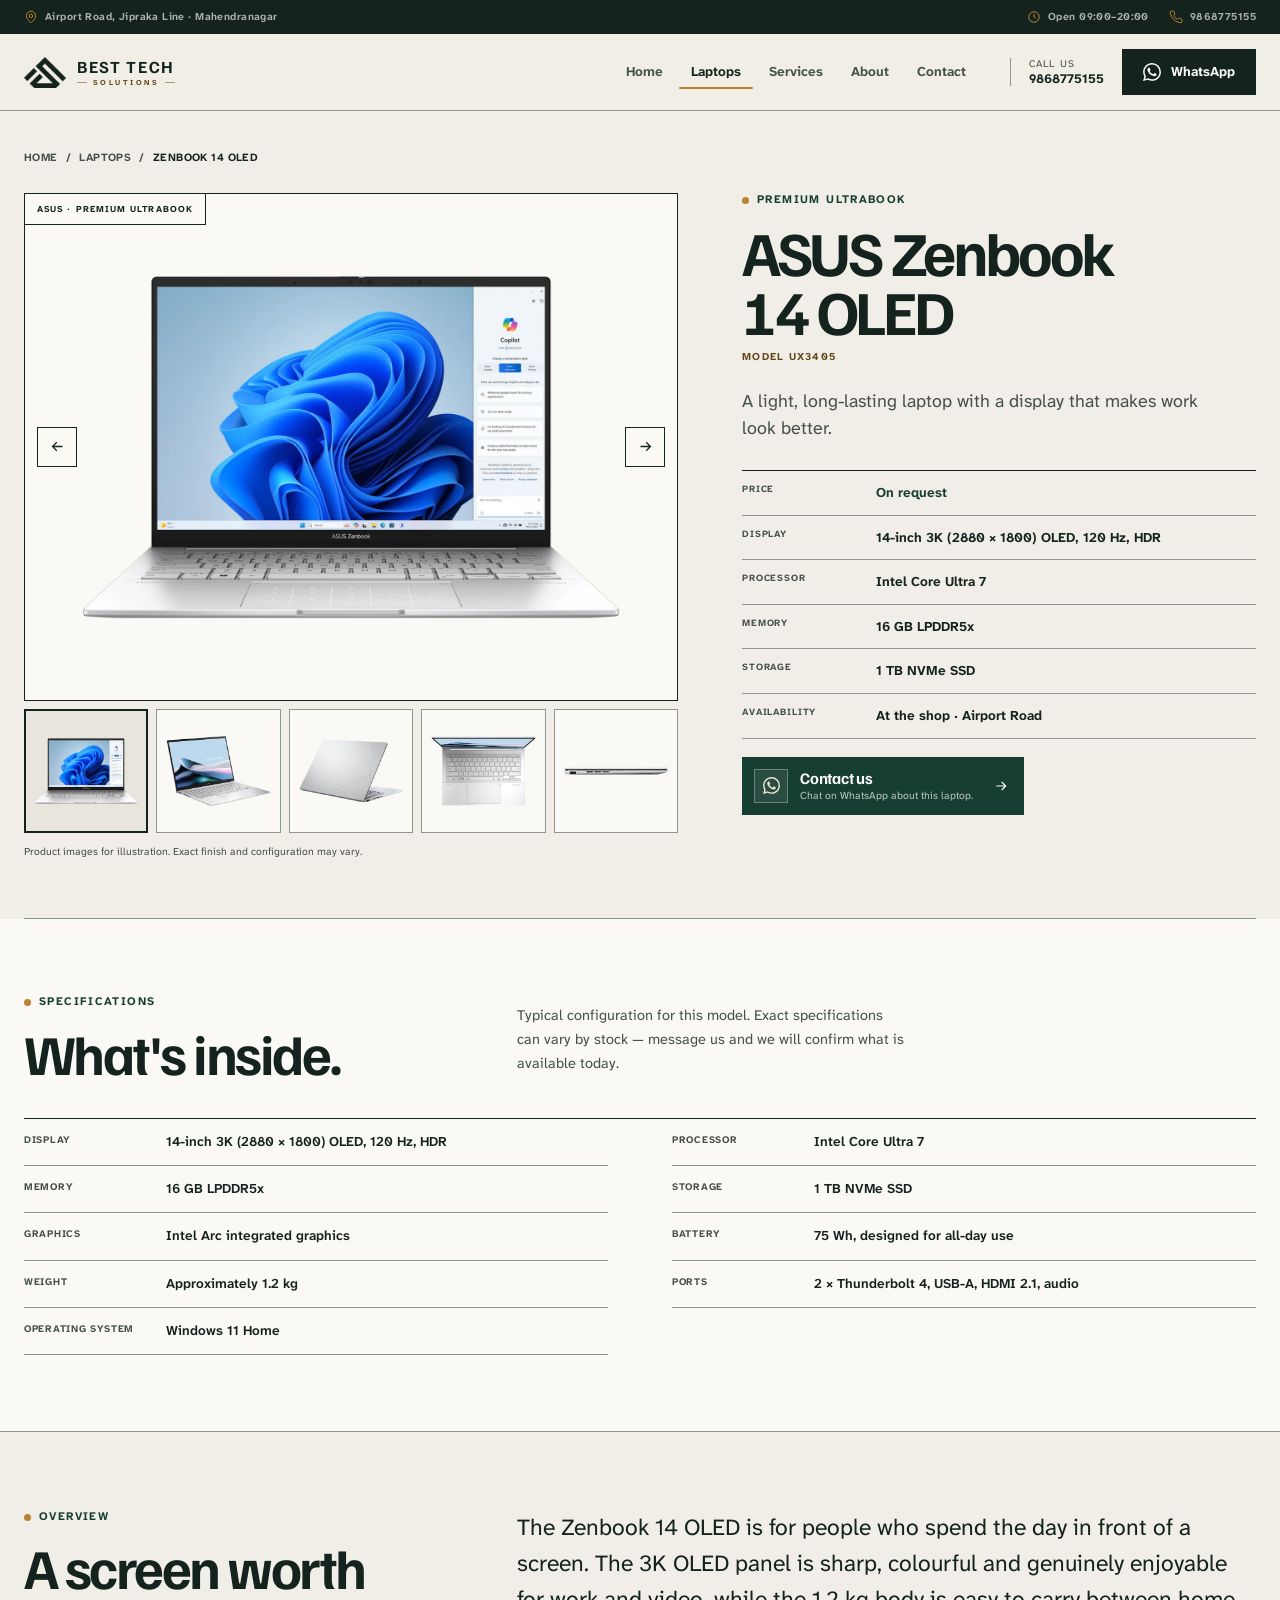
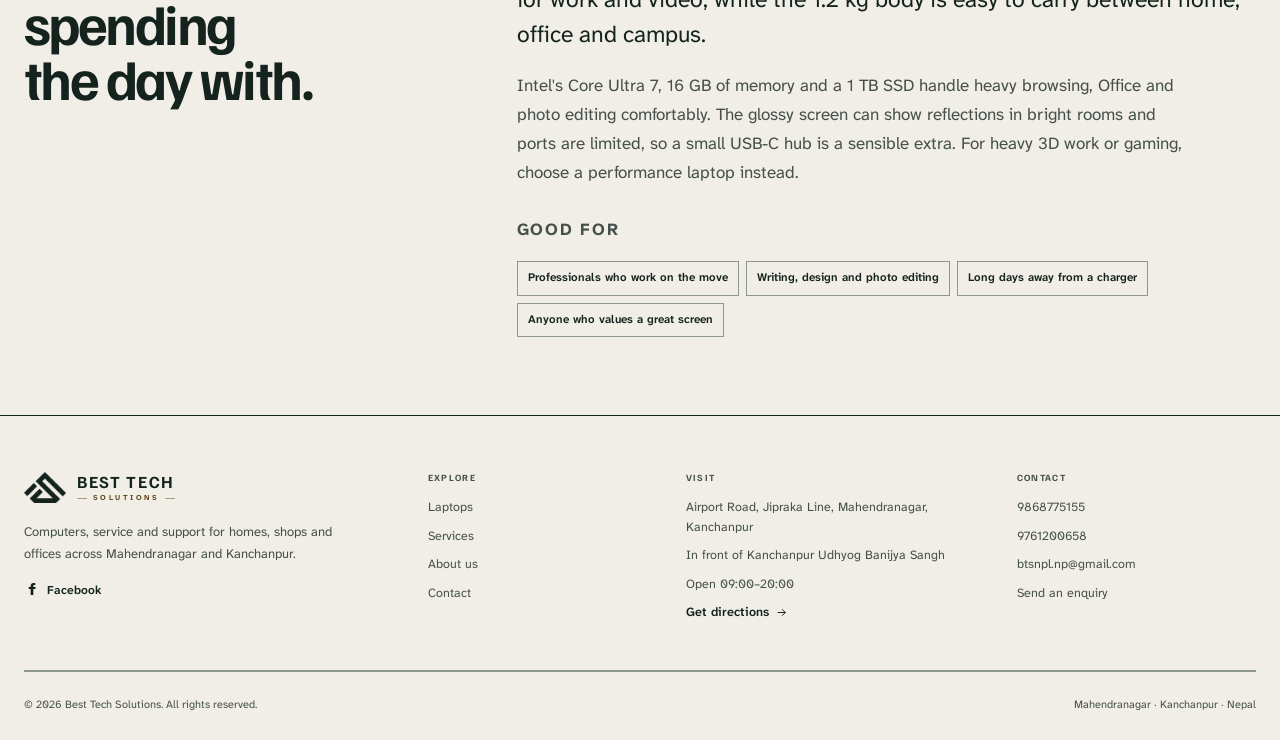
<file: product-zenbook-14-oled.html>
<!doctype html>
<html lang="en">
<head>
<meta charset="utf-8">
<meta name="viewport" content="width=device-width, initial-scale=1">
<title>ASUS Zenbook 14 OLED (UX3405) — Best Tech Solutions, Mahendranagar</title>
<meta name="description" content="The ASUS Zenbook 14 OLED pairs a 3K OLED screen with Intel Core Ultra performance in a 1.2 kg body. Ask Best Tech Solutions about price and availability.">
<meta name="theme-color" content="#f1eee7">
<meta name="robots" content="noindex, nofollow">
<meta property="og:type" content="website">
<meta property="og:title" content="ASUS Zenbook 14 OLED (UX3405) — Best Tech Solutions, Mahendranagar">
<meta property="og:description" content="The ASUS Zenbook 14 OLED pairs a 3K OLED screen with Intel Core Ultra performance in a 1.2 kg body. Ask Best Tech Solutions about price and availability.">
<meta property="og:image" content="assets/brand/shop.jpg">
<link rel="icon" type="image/png" href="assets/brand/favicon.png">
<link rel="apple-touch-icon" href="assets/brand/favicon.png">
<link rel="preload" href="assets/fonts/familjen-grotesk-latin.woff2" as="font" type="font/woff2" crossorigin>
<link rel="preload" href="assets/fonts/atkinson-latin.woff2" as="font" type="font/woff2" crossorigin>
<link rel="stylesheet" href="styles.css">
<script type="application/ld+json">{"@context":"https://schema.org","@type":"ComputerStore","name":"Best Tech Solutions","description":"Computer sales, repair, CCTV, networking and IT support in Mahendranagar, Kanchanpur, Nepal.","telephone":"+977-9868775155","email":"btsnpl.np@gmail.com","address":{"@type":"PostalAddress","streetAddress":"Airport Road, Jipraka Line","addressLocality":"Mahendranagar","addressRegion":"Kanchanpur","addressCountry":"NP"},"areaServed":"Mahendranagar, Kanchanpur, Nepal","sameAs":["https://www.facebook.com/p/Best-Tech-Solutions-61595463714588/"]}</script>
</head>
<body class="page-laptops page-product">
<a class="skip-link" href="#main">Skip to content</a>
<div class="topbar">
  <div class="wrap topbar-inner">
    <p class="topbar-location"><svg viewBox="0 0 24 24" fill="none" stroke="currentColor" stroke-width="1.7" aria-hidden="true"><path d="M20 10c0 5-8 12-8 12S4 15 4 10a8 8 0 1 1 16 0Z"/><circle cx="12" cy="10" r="3"/></svg><span>Airport Road, Jipraka Line · Mahendranagar</span></p>
    <div class="topbar-meta">
      <span><svg viewBox="0 0 24 24" fill="none" stroke="currentColor" stroke-width="1.7" aria-hidden="true"><circle cx="12" cy="12" r="9"/><path d="M12 7v5l3 2"/></svg> Open 09:00–20:00</span>
      <a href="tel:9868775155"><svg viewBox="0 0 24 24" fill="none" stroke="currentColor" stroke-width="1.7" aria-hidden="true"><path d="M22 16.92v3a2 2 0 0 1-2.18 2 19.79 19.79 0 0 1-8.63-3.07 19.5 19.5 0 0 1-6-6 19.79 19.79 0 0 1-3.07-8.67A2 2 0 0 1 4.11 2h3a2 2 0 0 1 2 1.72c.127.96.361 1.903.7 2.81a2 2 0 0 1-.45 2.11L8.09 9.91a16 16 0 0 0 6 6l1.27-1.27a2 2 0 0 1 2.11-.45c.907.339 1.85.573 2.81.7A2 2 0 0 1 22 16.92Z"/></svg>9868775155</a>
    </div>
  </div>
</div>

<header class="site-header" id="siteHeader">
  <div class="wrap header-inner">
    <a class="brand" href="index.html" aria-label="Best Tech Solutions — home">
      <img class="brand-mark" src="assets/brand/logo-mark-ink.png" alt="" width="405" height="300">
      <span class="brand-type">
        <span class="brand-name">BEST TECH</span>
        <span class="brand-sub">SOLUTIONS</span>
      </span>
    </a>

    <nav class="main-nav" aria-label="Main navigation">
      <a href="index.html">Home</a>
      <a class="active" aria-current="page" href="laptops.html">Laptops</a>
      <a href="services.html">Services</a>
      <a href="about.html">About</a>
      <a href="contact.html">Contact</a>
    </nav>

    <div class="header-actions">
      <a class="header-phone" href="tel:9868775155"><span>Call us</span><strong>9868775155</strong></a>
      <a class="btn btn-primary btn-sm header-wa" href="https://wa.me/9779868775155?text=Hello%20BTS%2C%20I'd%20like%20to%20ask%20about%20a%20laptop." target="_blank" rel="noopener"><svg viewBox="0 0 24 24" fill="currentColor" aria-hidden="true"><path d="M17.472 14.382c-.297-.149-1.758-.867-2.03-.967-.273-.099-.471-.148-.67.15-.197.297-.767.966-.94 1.164-.173.199-.347.223-.644.075-.297-.15-1.255-.463-2.39-1.475-.883-.788-1.48-1.761-1.653-2.059-.173-.297-.018-.458.13-.606.134-.133.298-.347.446-.52.149-.174.198-.298.298-.497.099-.198.05-.371-.025-.52-.075-.149-.669-1.612-.916-2.207-.242-.579-.487-.5-.669-.51-.173-.008-.371-.01-.57-.01-.198 0-.52.074-.792.372-.272.297-1.04 1.016-1.04 2.479 0 1.462 1.065 2.875 1.213 3.074.149.198 2.096 3.2 5.077 4.487.709.306 1.262.489 1.694.625.712.227 1.36.195 1.871.118.571-.085 1.758-.719 2.006-1.413.248-.694.248-1.289.173-1.413-.074-.124-.272-.198-.57-.347m-5.421 7.403h-.004a9.87 9.87 0 0 1-5.031-1.378l-.361-.214-3.741.982.998-3.648-.235-.374a9.86 9.86 0 0 1-1.51-5.26c.001-5.45 4.436-9.884 9.888-9.884 2.64 0 5.122 1.03 6.988 2.898a9.825 9.825 0 0 1 2.893 6.994c-.003 5.45-4.437 9.884-9.885 9.884m8.413-18.297A11.815 11.815 0 0 0 12.05 0C5.495 0 .16 5.335.157 11.892c0 2.096.547 4.142 1.588 5.945L.057 24l6.305-1.654a11.882 11.882 0 0 0 5.683 1.448h.005c6.554 0 11.89-5.335 11.893-11.893a11.821 11.821 0 0 0-3.48-8.413Z"/></svg><span>WhatsApp</span></a>
      <button class="menu-toggle" type="button" id="menuToggle" aria-expanded="false" aria-controls="mobileMenu" aria-label="Open menu">
        <span></span><span></span><span></span>
      </button>
    </div>
  </div>
</header>

<div class="mobile-menu" id="mobileMenu" aria-hidden="true">
  <div class="wrap mobile-menu-inner">
    <nav aria-label="Mobile navigation">
      <a href="index.html">Home</a>
        <a class="active" aria-current="page" href="laptops.html">Laptops</a>
        <a href="services.html">Services</a>
        <a href="about.html">About</a>
        <a href="contact.html">Contact</a>
    </nav>
    <div class="mobile-menu-actions">
      <a class="btn btn-primary" href="https://wa.me/9779868775155?text=Hello%20BTS%2C%20I'd%20like%20to%20ask%20about%20a%20laptop." target="_blank" rel="noopener"><svg viewBox="0 0 24 24" fill="currentColor" aria-hidden="true"><path d="M17.472 14.382c-.297-.149-1.758-.867-2.03-.967-.273-.099-.471-.148-.67.15-.197.297-.767.966-.94 1.164-.173.199-.347.223-.644.075-.297-.15-1.255-.463-2.39-1.475-.883-.788-1.48-1.761-1.653-2.059-.173-.297-.018-.458.13-.606.134-.133.298-.347.446-.52.149-.174.198-.298.298-.497.099-.198.05-.371-.025-.52-.075-.149-.669-1.612-.916-2.207-.242-.579-.487-.5-.669-.51-.173-.008-.371-.01-.57-.01-.198 0-.52.074-.792.372-.272.297-1.04 1.016-1.04 2.479 0 1.462 1.065 2.875 1.213 3.074.149.198 2.096 3.2 5.077 4.487.709.306 1.262.489 1.694.625.712.227 1.36.195 1.871.118.571-.085 1.758-.719 2.006-1.413.248-.694.248-1.289.173-1.413-.074-.124-.272-.198-.57-.347m-5.421 7.403h-.004a9.87 9.87 0 0 1-5.031-1.378l-.361-.214-3.741.982.998-3.648-.235-.374a9.86 9.86 0 0 1-1.51-5.26c.001-5.45 4.436-9.884 9.888-9.884 2.64 0 5.122 1.03 6.988 2.898a9.825 9.825 0 0 1 2.893 6.994c-.003 5.45-4.437 9.884-9.885 9.884m8.413-18.297A11.815 11.815 0 0 0 12.05 0C5.495 0 .16 5.335.157 11.892c0 2.096.547 4.142 1.588 5.945L.057 24l6.305-1.654a11.882 11.882 0 0 0 5.683 1.448h.005c6.554 0 11.89-5.335 11.893-11.893a11.821 11.821 0 0 0-3.48-8.413Z"/></svg> Message on WhatsApp</a>
      <a class="btn btn-outline" href="tel:9868775155"><svg viewBox="0 0 24 24" fill="none" stroke="currentColor" stroke-width="1.7" aria-hidden="true"><path d="M22 16.92v3a2 2 0 0 1-2.18 2 19.79 19.79 0 0 1-8.63-3.07 19.5 19.5 0 0 1-6-6 19.79 19.79 0 0 1-3.07-8.67A2 2 0 0 1 4.11 2h3a2 2 0 0 1 2 1.72c.127.96.361 1.903.7 2.81a2 2 0 0 1-.45 2.11L8.09 9.91a16 16 0 0 0 6 6l1.27-1.27a2 2 0 0 1 2.11-.45c.907.339 1.85.573 2.81.7A2 2 0 0 1 22 16.92Z"/></svg> Call 9868775155</a>
    </div>
    <div class="mobile-menu-meta">
      <p><svg viewBox="0 0 24 24" fill="none" stroke="currentColor" stroke-width="1.7" aria-hidden="true"><path d="M20 10c0 5-8 12-8 12S4 15 4 10a8 8 0 1 1 16 0Z"/><circle cx="12" cy="10" r="3"/></svg><span>Airport Road, Jipraka Line, Mahendranagar, Kanchanpur</span></p>
      <p><svg viewBox="0 0 24 24" fill="none" stroke="currentColor" stroke-width="1.7" aria-hidden="true"><circle cx="12" cy="12" r="9"/><path d="M12 7v5l3 2"/></svg><span>Open 09:00–20:00</span></p>
    </div>
  </div>
</div>

<main id="main">
<section class="product-detail">
  <div class="wrap">
    <nav class="breadcrumb" aria-label="Breadcrumb">
      <a href="index.html">Home</a><span>/</span><a href="laptops.html">Laptops</a><span>/</span><span aria-current="page">Zenbook 14 OLED</span>
    </nav>

    <div class="product-head">
      <div class="product-gallery" data-gallery>
        <div class="gallery-stage" data-gallery-stage>
          <span class="gallery-label">ASUS · Premium ultrabook</span>
          <img class="gallery-main" src="assets/laptops/gallery/zenbook-14-front.webp" alt="ASUS Zenbook 14 OLED with the lid open, front view" width="1400" height="1050" fetchpriority="high" data-gallery-main>
          <button class="gallery-nav gallery-nav--prev" type="button" data-gallery-prev aria-label="Previous product image">
            <svg viewBox="0 0 24 24" fill="none" stroke="currentColor" stroke-width="1.8" aria-hidden="true"><path d="M19 12H5M11 18l-6-6 6-6"/></svg>
          </button>
          <button class="gallery-nav gallery-nav--next" type="button" data-gallery-next aria-label="Next product image">
            <svg viewBox="0 0 24 24" fill="none" stroke="currentColor" stroke-width="1.8" aria-hidden="true"><path d="M5 12h14M13 6l6 6-6 6"/></svg>
          </button>
        </div>
        <div class="gallery-thumbs" role="group" aria-label="Product images">
      <button class="gallery-thumb is-active" type="button" data-gallery-thumb data-src="assets/laptops/gallery/zenbook-14-front.webp" data-alt="ASUS Zenbook 14 OLED with the lid open, front view" data-width="1400" data-height="1050" aria-label="View image 1: ASUS Zenbook 14 OLED with the lid open, front view" aria-pressed="true">
        <img src="assets/laptops/gallery/zenbook-14-front.webp" alt="" width="1400" height="1050" loading="lazy">
      </button>
      <button class="gallery-thumb" type="button" data-gallery-thumb data-src="assets/laptops/gallery/zenbook-14-angle.webp" data-alt="ASUS Zenbook 14 OLED at a three-quarter angle" data-width="1400" data-height="1050" aria-label="View image 2: ASUS Zenbook 14 OLED at a three-quarter angle" aria-pressed="false">
        <img src="assets/laptops/gallery/zenbook-14-angle.webp" alt="" width="1400" height="1050" loading="lazy">
      </button>
      <button class="gallery-thumb" type="button" data-gallery-thumb data-src="assets/laptops/gallery/zenbook-14-lid.webp" data-alt="ASUS Zenbook 14 OLED lid and hinge from behind" data-width="1400" data-height="1050" aria-label="View image 3: ASUS Zenbook 14 OLED lid and hinge from behind" aria-pressed="false">
        <img src="assets/laptops/gallery/zenbook-14-lid.webp" alt="" width="1400" height="1050" loading="lazy">
      </button>
      <button class="gallery-thumb" type="button" data-gallery-thumb data-src="assets/laptops/gallery/zenbook-14-keyboard.webp" data-alt="ASUS Zenbook 14 OLED keyboard from above" data-width="1400" data-height="1050" aria-label="View image 4: ASUS Zenbook 14 OLED keyboard from above" aria-pressed="false">
        <img src="assets/laptops/gallery/zenbook-14-keyboard.webp" alt="" width="1400" height="1050" loading="lazy">
      </button>
      <button class="gallery-thumb" type="button" data-gallery-thumb data-src="assets/laptops/gallery/zenbook-14-ports.webp" data-alt="ASUS Zenbook 14 OLED side ports and connections" data-width="1400" data-height="1050" aria-label="View image 5: ASUS Zenbook 14 OLED side ports and connections" aria-pressed="false">
        <img src="assets/laptops/gallery/zenbook-14-ports.webp" alt="" width="1400" height="1050" loading="lazy">
      </button>
        </div>
        <p class="gallery-note">Product images for illustration. Exact finish and configuration may vary.</p>
      </div>

      <div class="product-summary">
        <p class="eyebrow">Premium ultrabook</p>
        <h1>ASUS Zenbook 14 OLED</h1>
        <p class="product-model">Model UX3405</p>
        <p class="product-tagline">A light, long-lasting laptop with a display that makes work look better.</p>

        <dl class="product-facts">
          <div><dt>Price</dt><dd>On request</dd></div>
        <div><dt>Display</dt><dd>14-inch 3K (2880 × 1800) OLED, 120 Hz, HDR</dd></div>
        <div><dt>Processor</dt><dd>Intel Core Ultra 7</dd></div>
        <div><dt>Memory</dt><dd>16 GB LPDDR5x</dd></div>
        <div><dt>Storage</dt><dd>1 TB NVMe SSD</dd></div>
          <div><dt>Availability</dt><dd>At the shop · Airport Road</dd></div>
        </dl>
        <a class="product-enquiry" href="https://wa.me/9779868775155?text=Hello%20BTS%2C%20I'm%20interested%20in%20the%20ASUS%20Zenbook%2014%20OLED%20(UX3405).%20Could%20you%20share%20the%20current%20price%2C%20available%20configuration%20and%20stock%3F" target="_blank" rel="noopener">
          <span class="product-enquiry-icon"><svg viewBox="0 0 24 24" fill="currentColor" aria-hidden="true"><path d="M17.472 14.382c-.297-.149-1.758-.867-2.03-.967-.273-.099-.471-.148-.67.15-.197.297-.767.966-.94 1.164-.173.199-.347.223-.644.075-.297-.15-1.255-.463-2.39-1.475-.883-.788-1.48-1.761-1.653-2.059-.173-.297-.018-.458.13-.606.134-.133.298-.347.446-.52.149-.174.198-.298.298-.497.099-.198.05-.371-.025-.52-.075-.149-.669-1.612-.916-2.207-.242-.579-.487-.5-.669-.51-.173-.008-.371-.01-.57-.01-.198 0-.52.074-.792.372-.272.297-1.04 1.016-1.04 2.479 0 1.462 1.065 2.875 1.213 3.074.149.198 2.096 3.2 5.077 4.487.709.306 1.262.489 1.694.625.712.227 1.36.195 1.871.118.571-.085 1.758-.719 2.006-1.413.248-.694.248-1.289.173-1.413-.074-.124-.272-.198-.57-.347m-5.421 7.403h-.004a9.87 9.87 0 0 1-5.031-1.378l-.361-.214-3.741.982.998-3.648-.235-.374a9.86 9.86 0 0 1-1.51-5.26c.001-5.45 4.436-9.884 9.888-9.884 2.64 0 5.122 1.03 6.988 2.898a9.825 9.825 0 0 1 2.893 6.994c-.003 5.45-4.437 9.884-9.885 9.884m8.413-18.297A11.815 11.815 0 0 0 12.05 0C5.495 0 .16 5.335.157 11.892c0 2.096.547 4.142 1.588 5.945L.057 24l6.305-1.654a11.882 11.882 0 0 0 5.683 1.448h.005c6.554 0 11.89-5.335 11.893-11.893a11.821 11.821 0 0 0-3.48-8.413Z"/></svg></span>
          <span class="product-enquiry-copy">
            <strong>Contact us</strong>
            <small>Chat on WhatsApp about this laptop.</small>
          </span>
          <svg viewBox="0 0 24 24" fill="none" stroke="currentColor" stroke-width="1.8" aria-hidden="true"><path d="M5 12h14M13 6l6 6-6 6"/></svg>
        </a>
      </div>
    </div>
  </div>
</section>

<section class="product-specs" id="specs">
  <div class="wrap">
    <div class="product-section-head">
      <div>
        <p class="eyebrow">Specifications</p>
        <h2>What's inside.</h2>
      </div>
      <p>Typical configuration for this model. Exact specifications can vary by stock — message us and we will confirm what is available today.</p>
    </div>
    <dl class="spec-table"><div class="spec-row"><dt>Display</dt><dd>14-inch 3K (2880 × 1800) OLED, 120 Hz, HDR</dd></div>
          <div class="spec-row"><dt>Processor</dt><dd>Intel Core Ultra 7</dd></div>
          <div class="spec-row"><dt>Memory</dt><dd>16 GB LPDDR5x</dd></div>
          <div class="spec-row"><dt>Storage</dt><dd>1 TB NVMe SSD</dd></div>
          <div class="spec-row"><dt>Graphics</dt><dd>Intel Arc integrated graphics</dd></div>
          <div class="spec-row"><dt>Battery</dt><dd>75 Wh, designed for all-day use</dd></div>
          <div class="spec-row"><dt>Weight</dt><dd>Approximately 1.2 kg</dd></div>
          <div class="spec-row"><dt>Ports</dt><dd>2 × Thunderbolt 4, USB-A, HDMI 2.1, audio</dd></div>
          <div class="spec-row"><dt>Operating system</dt><dd>Windows 11 Home</dd></div></dl>
  </div>
</section>

<section class="product-overview">
  <div class="wrap product-overview-grid">
    <div class="product-overview-head">
      <p class="eyebrow">Overview</p>
      <h2>A screen worth spending the day with.</h2>
    </div>
    <div class="product-overview-copy">
      <p class="prose-lead">The Zenbook 14 OLED is for people who spend the day in front of a screen. The 3K OLED panel is sharp, colourful and genuinely enjoyable for work and video, while the 1.2 kg body is easy to carry between home, office and campus.</p>
        <p>Intel&#39;s Core Ultra 7, 16 GB of memory and a 1 TB SSD handle heavy browsing, Office and photo editing comfortably. The glossy screen can show reflections in bright rooms and ports are limited, so a small USB-C hub is a sensible extra. For heavy 3D work or gaming, choose a performance laptop instead.</p>
      <p class="product-goodfor-label">Good for</p>
      <ul class="product-goodfor">
        <li>Professionals who work on the move</li>
          <li>Writing, design and photo editing</li>
          <li>Long days away from a charger</li>
          <li>Anyone who values a great screen</li>
      </ul>
    </div>
  </div>
</section>
</main>

<footer class="site-footer">
  <div class="wrap">
    <div class="footer-top">
      <div class="footer-brand">
        <a class="brand brand--footer" href="index.html" aria-label="Best Tech Solutions — home">
          <img class="brand-mark" src="assets/brand/logo-mark-ink.png" alt="" width="405" height="300">
          <span class="brand-type">
            <span class="brand-name">BEST TECH</span>
            <span class="brand-sub">SOLUTIONS</span>
          </span>
        </a>
        <p>Computers, service and support for homes, shops and offices across Mahendranagar and Kanchanpur.</p>
        <a class="footer-social" href="https://www.facebook.com/p/Best-Tech-Solutions-61595463714588/" target="_blank" rel="noopener"><svg viewBox="0 0 24 24" fill="currentColor" aria-hidden="true"><path d="M14 9h3l.5-3H14V4.5c0-.9.2-1.5 1.6-1.5H17V.2C16.7.1 15.6 0 14.3 0 11.8 0 10 1.5 10 4.3V6H7v3h3v9h4V9Z"/></svg> Facebook</a>
      </div>

      <div class="footer-col">
        <h3>Explore</h3>
        <ul>
          <li><a href="laptops.html">Laptops</a></li>
          <li><a href="services.html">Services</a></li>
          <li><a href="about.html">About us</a></li>
          <li><a href="contact.html">Contact</a></li>
        </ul>
      </div>

      <div class="footer-col">
        <h3>Visit</h3>
        <ul>
          <li>Airport Road, Jipraka Line, Mahendranagar, Kanchanpur</li>
          <li>In front of Kanchanpur Udhyog Banijya Sangh</li>
          <li>Open 09:00–20:00</li>
          <li><a class="footer-link" href="https://www.google.com/maps/search/?api=1&amp;query=Airport+Road%2C+Jipraka+Line%2C+Mahendranagar%2C+Kanchanpur%2C+Nepal" target="_blank" rel="noopener">Get directions <svg viewBox="0 0 24 24" fill="none" stroke="currentColor" stroke-width="1.8" aria-hidden="true"><path d="M5 12h14M13 6l6 6-6 6"/></svg></a></li>
        </ul>
      </div>

      <div class="footer-col">
        <h3>Contact</h3>
        <ul>
          <li><a href="tel:9868775155">9868775155</a></li>
          <li><a href="tel:9761200658">9761200658</a></li>
          <li><a href="mailto:btsnpl.np@gmail.com">btsnpl.np@gmail.com</a></li>
          <li><a href="contact.html">Send an enquiry</a></li>
        </ul>
      </div>
    </div>

    <div class="footer-bottom">
      <span>© 2026 Best Tech Solutions. All rights reserved.</span>
      <span>Mahendranagar · Kanchanpur · Nepal</span>
    </div>
  </div>
</footer>
<script src="script.js" defer></script>
</body>
</html>
</file>
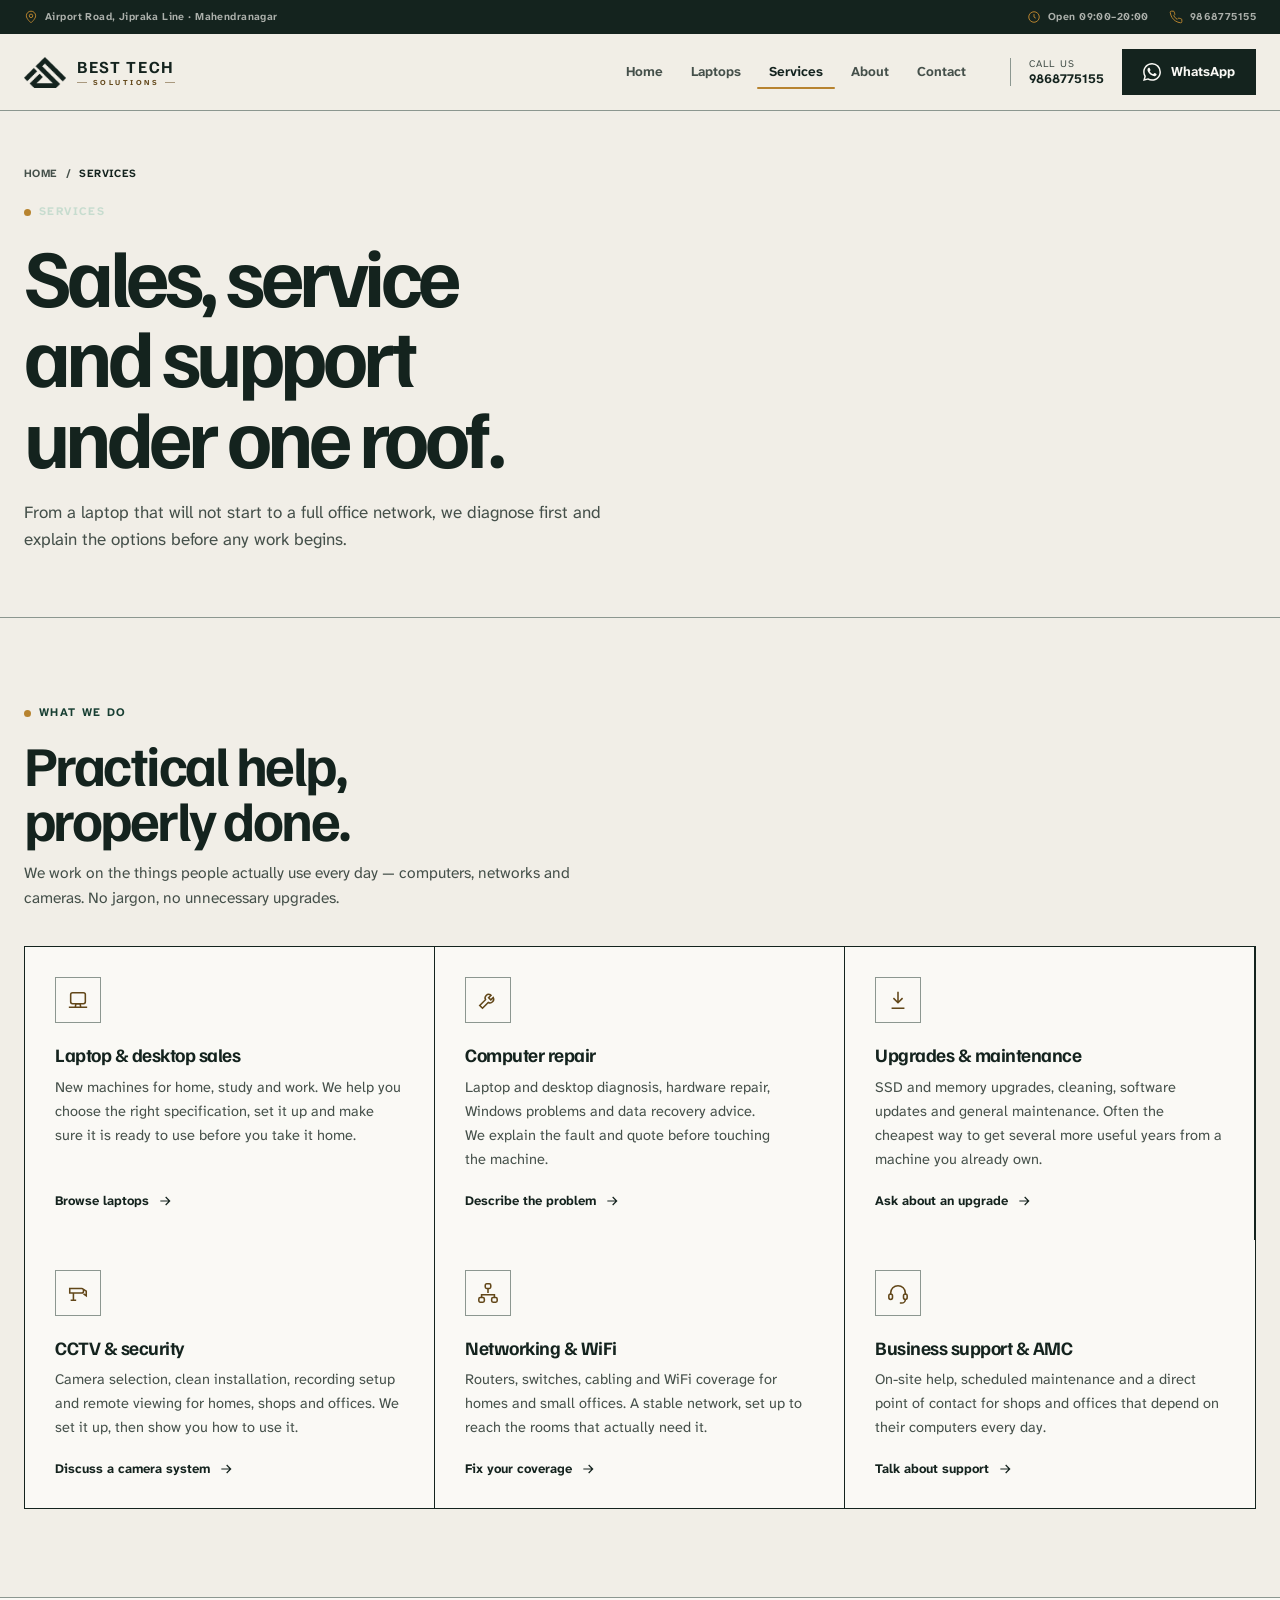
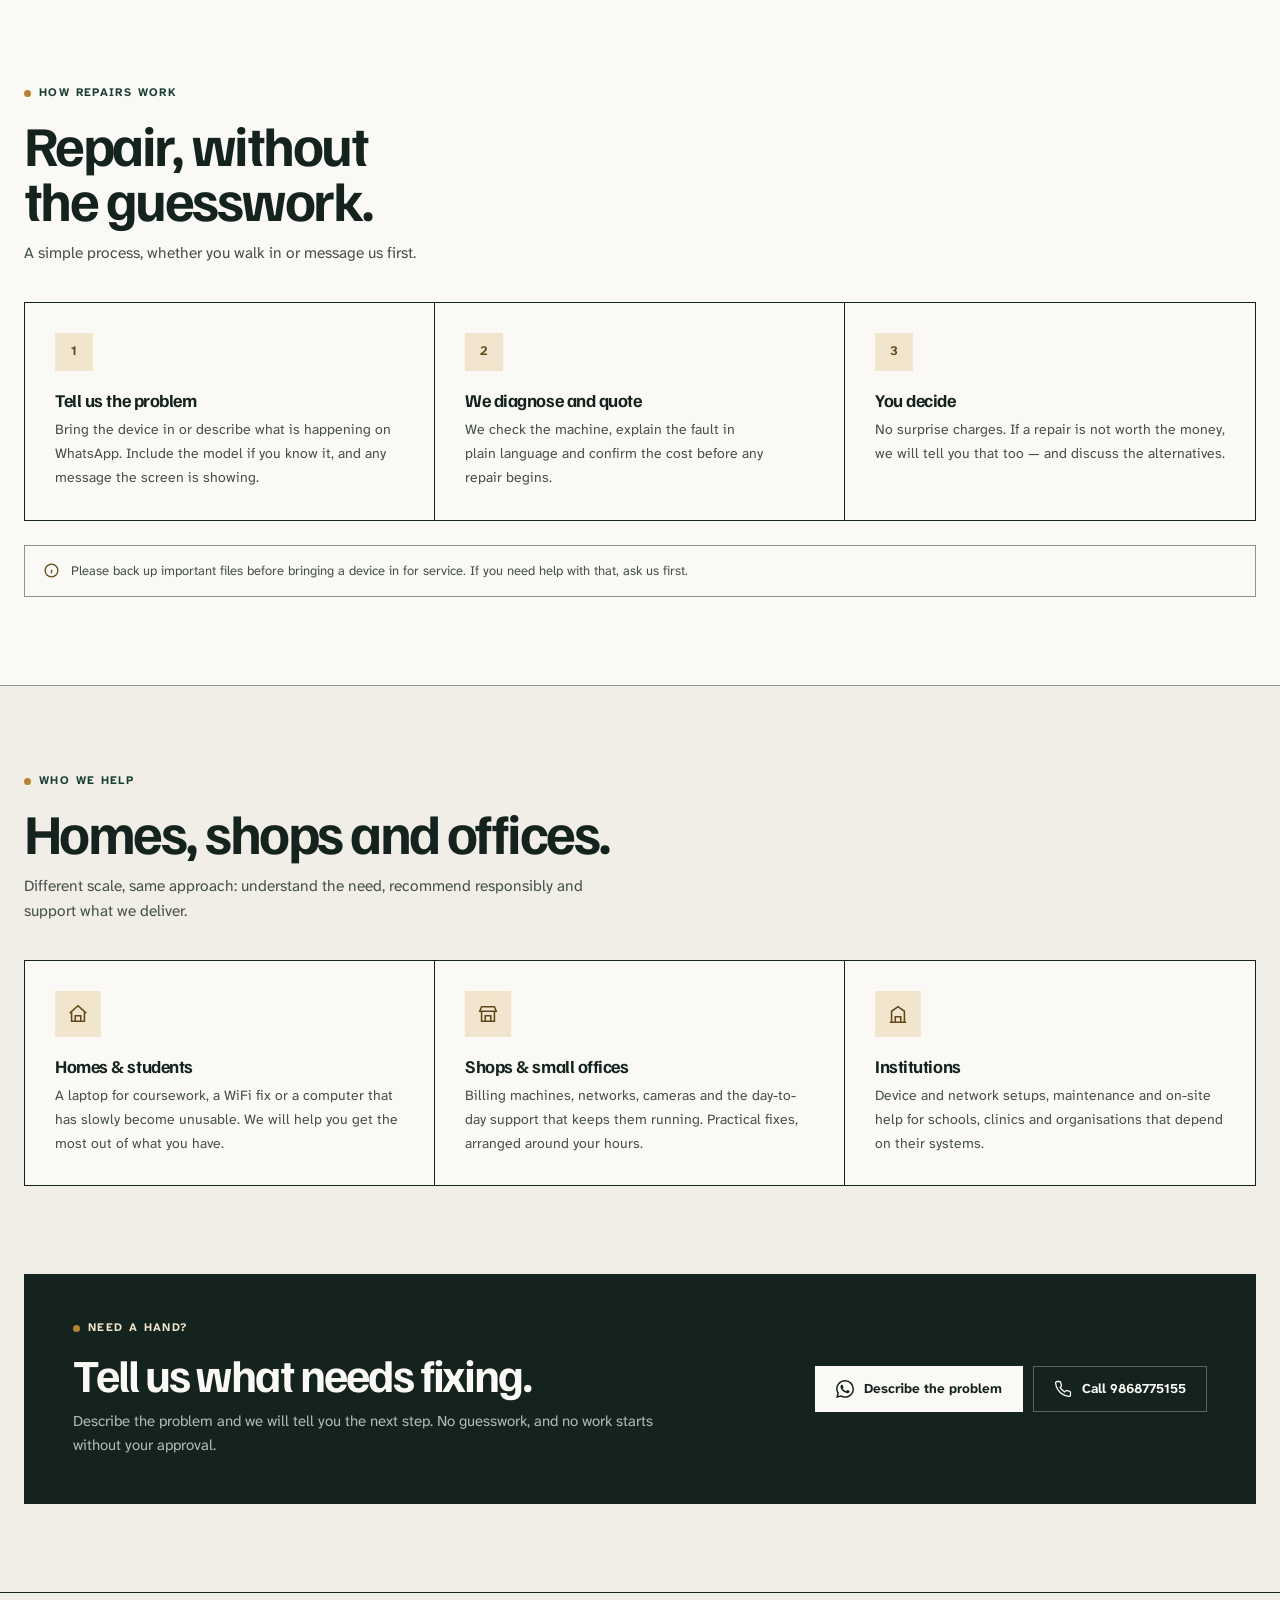
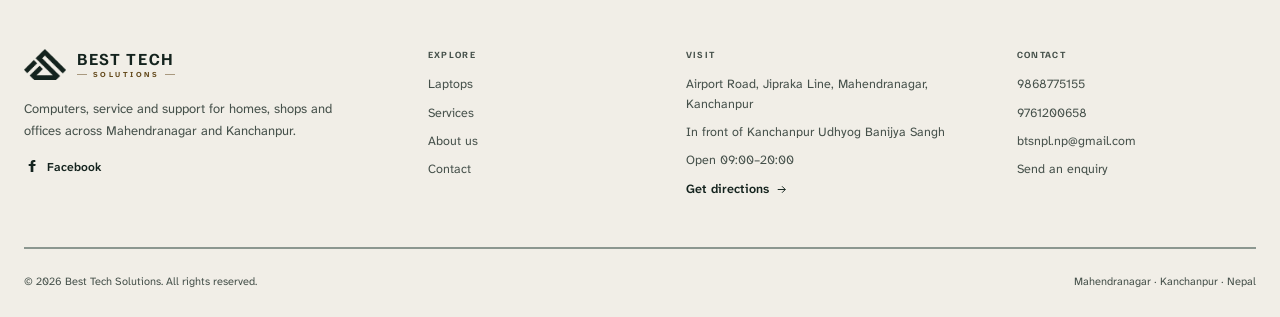
<file: services.html>
<!doctype html>
<html lang="en">
<head>
<meta charset="utf-8">
<meta name="viewport" content="width=device-width, initial-scale=1">
<title>Services — repairs, CCTV, networking and IT support | BTS</title>
<meta name="description" content="Laptop and desktop repair, upgrades, CCTV installation, networking and practical IT support in Mahendranagar, Kanchanpur. Clear diagnosis before any work begins.">
<meta name="theme-color" content="#f1eee7">
<meta name="robots" content="noindex, nofollow">
<meta property="og:type" content="website">
<meta property="og:title" content="Services — repairs, CCTV, networking and IT support | BTS">
<meta property="og:description" content="Laptop and desktop repair, upgrades, CCTV installation, networking and practical IT support in Mahendranagar, Kanchanpur. Clear diagnosis before any work begins.">
<meta property="og:image" content="assets/brand/shop.jpg">
<link rel="icon" type="image/png" href="assets/brand/favicon.png">
<link rel="apple-touch-icon" href="assets/brand/favicon.png">
<link rel="preload" href="assets/fonts/familjen-grotesk-latin.woff2" as="font" type="font/woff2" crossorigin>
<link rel="preload" href="assets/fonts/atkinson-latin.woff2" as="font" type="font/woff2" crossorigin>
<link rel="stylesheet" href="styles.css">
<script type="application/ld+json">{"@context":"https://schema.org","@type":"ComputerStore","name":"Best Tech Solutions","description":"Computer sales, repair, CCTV, networking and IT support in Mahendranagar, Kanchanpur, Nepal.","telephone":"+977-9868775155","email":"btsnpl.np@gmail.com","address":{"@type":"PostalAddress","streetAddress":"Airport Road, Jipraka Line","addressLocality":"Mahendranagar","addressRegion":"Kanchanpur","addressCountry":"NP"},"areaServed":"Mahendranagar, Kanchanpur, Nepal","sameAs":["https://www.facebook.com/p/Best-Tech-Solutions-61595463714588/"]}</script>
</head>
<body class="page-services">
<a class="skip-link" href="#main">Skip to content</a>
<div class="topbar">
  <div class="wrap topbar-inner">
    <p class="topbar-location"><svg viewBox="0 0 24 24" fill="none" stroke="currentColor" stroke-width="1.7" aria-hidden="true"><path d="M20 10c0 5-8 12-8 12S4 15 4 10a8 8 0 1 1 16 0Z"/><circle cx="12" cy="10" r="3"/></svg><span>Airport Road, Jipraka Line · Mahendranagar</span></p>
    <div class="topbar-meta">
      <span><svg viewBox="0 0 24 24" fill="none" stroke="currentColor" stroke-width="1.7" aria-hidden="true"><circle cx="12" cy="12" r="9"/><path d="M12 7v5l3 2"/></svg> Open 09:00–20:00</span>
      <a href="tel:9868775155"><svg viewBox="0 0 24 24" fill="none" stroke="currentColor" stroke-width="1.7" aria-hidden="true"><path d="M22 16.92v3a2 2 0 0 1-2.18 2 19.79 19.79 0 0 1-8.63-3.07 19.5 19.5 0 0 1-6-6 19.79 19.79 0 0 1-3.07-8.67A2 2 0 0 1 4.11 2h3a2 2 0 0 1 2 1.72c.127.96.361 1.903.7 2.81a2 2 0 0 1-.45 2.11L8.09 9.91a16 16 0 0 0 6 6l1.27-1.27a2 2 0 0 1 2.11-.45c.907.339 1.85.573 2.81.7A2 2 0 0 1 22 16.92Z"/></svg>9868775155</a>
    </div>
  </div>
</div>

<header class="site-header" id="siteHeader">
  <div class="wrap header-inner">
    <a class="brand" href="index.html" aria-label="Best Tech Solutions — home">
      <img class="brand-mark" src="assets/brand/logo-mark-ink.png" alt="" width="405" height="300">
      <span class="brand-type">
        <span class="brand-name">BEST TECH</span>
        <span class="brand-sub">SOLUTIONS</span>
      </span>
    </a>

    <nav class="main-nav" aria-label="Main navigation">
      <a href="index.html">Home</a>
      <a href="laptops.html">Laptops</a>
      <a class="active" aria-current="page" href="services.html">Services</a>
      <a href="about.html">About</a>
      <a href="contact.html">Contact</a>
    </nav>

    <div class="header-actions">
      <a class="header-phone" href="tel:9868775155"><span>Call us</span><strong>9868775155</strong></a>
      <a class="btn btn-primary btn-sm header-wa" href="https://wa.me/9779868775155?text=Hello%20BTS%2C%20I'd%20like%20to%20ask%20about%20a%20laptop." target="_blank" rel="noopener"><svg viewBox="0 0 24 24" fill="currentColor" aria-hidden="true"><path d="M17.472 14.382c-.297-.149-1.758-.867-2.03-.967-.273-.099-.471-.148-.67.15-.197.297-.767.966-.94 1.164-.173.199-.347.223-.644.075-.297-.15-1.255-.463-2.39-1.475-.883-.788-1.48-1.761-1.653-2.059-.173-.297-.018-.458.13-.606.134-.133.298-.347.446-.52.149-.174.198-.298.298-.497.099-.198.05-.371-.025-.52-.075-.149-.669-1.612-.916-2.207-.242-.579-.487-.5-.669-.51-.173-.008-.371-.01-.57-.01-.198 0-.52.074-.792.372-.272.297-1.04 1.016-1.04 2.479 0 1.462 1.065 2.875 1.213 3.074.149.198 2.096 3.2 5.077 4.487.709.306 1.262.489 1.694.625.712.227 1.36.195 1.871.118.571-.085 1.758-.719 2.006-1.413.248-.694.248-1.289.173-1.413-.074-.124-.272-.198-.57-.347m-5.421 7.403h-.004a9.87 9.87 0 0 1-5.031-1.378l-.361-.214-3.741.982.998-3.648-.235-.374a9.86 9.86 0 0 1-1.51-5.26c.001-5.45 4.436-9.884 9.888-9.884 2.64 0 5.122 1.03 6.988 2.898a9.825 9.825 0 0 1 2.893 6.994c-.003 5.45-4.437 9.884-9.885 9.884m8.413-18.297A11.815 11.815 0 0 0 12.05 0C5.495 0 .16 5.335.157 11.892c0 2.096.547 4.142 1.588 5.945L.057 24l6.305-1.654a11.882 11.882 0 0 0 5.683 1.448h.005c6.554 0 11.89-5.335 11.893-11.893a11.821 11.821 0 0 0-3.48-8.413Z"/></svg><span>WhatsApp</span></a>
      <button class="menu-toggle" type="button" id="menuToggle" aria-expanded="false" aria-controls="mobileMenu" aria-label="Open menu">
        <span></span><span></span><span></span>
      </button>
    </div>
  </div>
</header>

<div class="mobile-menu" id="mobileMenu" aria-hidden="true">
  <div class="wrap mobile-menu-inner">
    <nav aria-label="Mobile navigation">
      <a href="index.html">Home</a>
        <a href="laptops.html">Laptops</a>
        <a class="active" aria-current="page" href="services.html">Services</a>
        <a href="about.html">About</a>
        <a href="contact.html">Contact</a>
    </nav>
    <div class="mobile-menu-actions">
      <a class="btn btn-primary" href="https://wa.me/9779868775155?text=Hello%20BTS%2C%20I'd%20like%20to%20ask%20about%20a%20laptop." target="_blank" rel="noopener"><svg viewBox="0 0 24 24" fill="currentColor" aria-hidden="true"><path d="M17.472 14.382c-.297-.149-1.758-.867-2.03-.967-.273-.099-.471-.148-.67.15-.197.297-.767.966-.94 1.164-.173.199-.347.223-.644.075-.297-.15-1.255-.463-2.39-1.475-.883-.788-1.48-1.761-1.653-2.059-.173-.297-.018-.458.13-.606.134-.133.298-.347.446-.52.149-.174.198-.298.298-.497.099-.198.05-.371-.025-.52-.075-.149-.669-1.612-.916-2.207-.242-.579-.487-.5-.669-.51-.173-.008-.371-.01-.57-.01-.198 0-.52.074-.792.372-.272.297-1.04 1.016-1.04 2.479 0 1.462 1.065 2.875 1.213 3.074.149.198 2.096 3.2 5.077 4.487.709.306 1.262.489 1.694.625.712.227 1.36.195 1.871.118.571-.085 1.758-.719 2.006-1.413.248-.694.248-1.289.173-1.413-.074-.124-.272-.198-.57-.347m-5.421 7.403h-.004a9.87 9.87 0 0 1-5.031-1.378l-.361-.214-3.741.982.998-3.648-.235-.374a9.86 9.86 0 0 1-1.51-5.26c.001-5.45 4.436-9.884 9.888-9.884 2.64 0 5.122 1.03 6.988 2.898a9.825 9.825 0 0 1 2.893 6.994c-.003 5.45-4.437 9.884-9.885 9.884m8.413-18.297A11.815 11.815 0 0 0 12.05 0C5.495 0 .16 5.335.157 11.892c0 2.096.547 4.142 1.588 5.945L.057 24l6.305-1.654a11.882 11.882 0 0 0 5.683 1.448h.005c6.554 0 11.89-5.335 11.893-11.893a11.821 11.821 0 0 0-3.48-8.413Z"/></svg> Message on WhatsApp</a>
      <a class="btn btn-outline" href="tel:9868775155"><svg viewBox="0 0 24 24" fill="none" stroke="currentColor" stroke-width="1.7" aria-hidden="true"><path d="M22 16.92v3a2 2 0 0 1-2.18 2 19.79 19.79 0 0 1-8.63-3.07 19.5 19.5 0 0 1-6-6 19.79 19.79 0 0 1-3.07-8.67A2 2 0 0 1 4.11 2h3a2 2 0 0 1 2 1.72c.127.96.361 1.903.7 2.81a2 2 0 0 1-.45 2.11L8.09 9.91a16 16 0 0 0 6 6l1.27-1.27a2 2 0 0 1 2.11-.45c.907.339 1.85.573 2.81.7A2 2 0 0 1 22 16.92Z"/></svg> Call 9868775155</a>
    </div>
    <div class="mobile-menu-meta">
      <p><svg viewBox="0 0 24 24" fill="none" stroke="currentColor" stroke-width="1.7" aria-hidden="true"><path d="M20 10c0 5-8 12-8 12S4 15 4 10a8 8 0 1 1 16 0Z"/><circle cx="12" cy="10" r="3"/></svg><span>Airport Road, Jipraka Line, Mahendranagar, Kanchanpur</span></p>
      <p><svg viewBox="0 0 24 24" fill="none" stroke="currentColor" stroke-width="1.7" aria-hidden="true"><circle cx="12" cy="12" r="9"/><path d="M12 7v5l3 2"/></svg><span>Open 09:00–20:00</span></p>
    </div>
  </div>
</div>

<main id="main">
<section class="page-hero">
  <div class="wrap">
    <nav class="breadcrumb" aria-label="Breadcrumb">
      <a href="index.html">Home</a><span>/</span><span aria-current="page">Services</span>
    </nav>
    <p class="eyebrow">Services</p>
    <h1>Sales, service and support<br>under one roof.</h1>
    <p class="page-hero-lead">From a laptop that will not start to a full office network, we diagnose first and explain the options before any work begins.</p>
  </div>
</section>

<section class="section">
  <div class="wrap">
    <div class="section-head">
      <div class="section-head-copy">
        <p class="eyebrow">What we do</p>
        <h2>Practical help, properly done.</h2>
        <p>We work on the things people actually use every day — computers, networks and cameras. No jargon, no unnecessary upgrades.</p>
      </div>
    </div>

    <div class="service-grid service-grid--wide">
      <a class="service-card" id="sales" href="laptops.html">
        <span class="service-icon">
          <svg viewBox="0 0 24 24" fill="none" stroke="currentColor" stroke-width="1.7" aria-hidden="true"><rect x="4" y="4" width="16" height="12" rx="2"/><path d="M2 20h20M9 20l.7-4h4.6l.7 4"/></svg>
        </span>
        <h3>Laptop &amp; desktop sales</h3>
        <p>New machines for home, study and work. We help you choose the right specification, set it up and make sure it is ready to use before you take it home.</p>
        <span class="text-link">Browse laptops
          <svg viewBox="0 0 24 24" fill="none" stroke="currentColor" stroke-width="1.8" aria-hidden="true"><path d="M5 12h14M13 6l6 6-6 6"/></svg>
        </span>
      </a>

      <a class="service-card" id="repair" href="https://wa.me/9779868775155?text=Hello%20BTS%2C%20I%20need%20help%20with%20a%20repair%20or%20service." target="_blank" rel="noopener">
        <span class="service-icon">
          <svg viewBox="0 0 24 24" fill="none" stroke="currentColor" stroke-width="1.7" aria-hidden="true"><path d="M14.7 6.3a4 4 0 0 0-5.4 5.4L3 18l3 3 6.3-6.3a4 4 0 0 0 5.4-5.4l-2.6 2.6-2.4-2.4 2.6-2.6Z"/></svg>
        </span>
        <h3>Computer repair</h3>
        <p>Laptop and desktop diagnosis, hardware repair, Windows problems and data recovery advice. We explain the fault and quote before touching the machine.</p>
        <span class="text-link">Describe the problem
          <svg viewBox="0 0 24 24" fill="none" stroke="currentColor" stroke-width="1.8" aria-hidden="true"><path d="M5 12h14M13 6l6 6-6 6"/></svg>
        </span>
      </a>

      <a class="service-card" id="upgrades" href="https://wa.me/9779868775155?text=Hello%20BTS%2C%20I%20need%20help%20with%20a%20repair%20or%20service." target="_blank" rel="noopener">
        <span class="service-icon">
          <svg viewBox="0 0 24 24" fill="none" stroke="currentColor" stroke-width="1.7" aria-hidden="true"><path d="M12 3v12M7 10l5 5 5-5"/><path d="M5 21h14"/></svg>
        </span>
        <h3>Upgrades &amp; maintenance</h3>
        <p>SSD and memory upgrades, cleaning, software updates and general maintenance. Often the cheapest way to get several more useful years from a machine you already own.</p>
        <span class="text-link">Ask about an upgrade
          <svg viewBox="0 0 24 24" fill="none" stroke="currentColor" stroke-width="1.8" aria-hidden="true"><path d="M5 12h14M13 6l6 6-6 6"/></svg>
        </span>
      </a>

      <a class="service-card" id="cctv" href="https://wa.me/9779868775155?text=Hello%20BTS%2C%20I'd%20like%20to%20discuss%20CCTV%20or%20networking." target="_blank" rel="noopener">
        <span class="service-icon">
          <svg viewBox="0 0 24 24" fill="none" stroke="currentColor" stroke-width="1.7" aria-hidden="true"><path d="M3 7h13a2 2 0 0 1 2 2v1a2 2 0 0 1-2 2H3V7Z"/><path d="m18 8 3 2v5l-3-2"/><path d="M7 12v8M4 20h6"/></svg>
        </span>
        <h3>CCTV &amp; security</h3>
        <p>Camera selection, clean installation, recording setup and remote viewing for homes, shops and offices. We set it up, then show you how to use it.</p>
        <span class="text-link">Discuss a camera system
          <svg viewBox="0 0 24 24" fill="none" stroke="currentColor" stroke-width="1.8" aria-hidden="true"><path d="M5 12h14M13 6l6 6-6 6"/></svg>
        </span>
      </a>

      <a class="service-card" id="networking" href="https://wa.me/9779868775155?text=Hello%20BTS%2C%20I'd%20like%20to%20discuss%20CCTV%20or%20networking." target="_blank" rel="noopener">
        <span class="service-icon">
          <svg viewBox="0 0 24 24" fill="none" stroke="currentColor" stroke-width="1.7" aria-hidden="true"><rect x="9" y="2" width="6" height="5" rx="1.5"/><rect x="2" y="17" width="6" height="5" rx="1.5"/><rect x="16" y="17" width="6" height="5" rx="1.5"/><path d="M12 7v5M5 17v-3h14v3"/></svg>
        </span>
        <h3>Networking &amp; WiFi</h3>
        <p>Routers, switches, cabling and WiFi coverage for homes and small offices. A stable network, set up to reach the rooms that actually need it.</p>
        <span class="text-link">Fix your coverage
          <svg viewBox="0 0 24 24" fill="none" stroke="currentColor" stroke-width="1.8" aria-hidden="true"><path d="M5 12h14M13 6l6 6-6 6"/></svg>
        </span>
      </a>

      <a class="service-card" id="support" href="https://wa.me/9779868775155?text=Hello%20BTS%2C%20I'd%20like%20to%20ask%20about%20after-sales%20support." target="_blank" rel="noopener">
        <span class="service-icon">
          <svg viewBox="0 0 24 24" fill="none" stroke="currentColor" stroke-width="1.7" aria-hidden="true"><path d="M4 14v-2a8 8 0 0 1 16 0v2"/><rect x="2" y="13" width="4" height="6" rx="2"/><rect x="18" y="13" width="4" height="6" rx="2"/><path d="M20 19a4 4 0 0 1-4 4h-2"/></svg>
        </span>
        <h3>Business support &amp; AMC</h3>
        <p>On-site help, scheduled maintenance and a direct point of contact for shops and offices that depend on their computers every day.</p>
        <span class="text-link">Talk about support
          <svg viewBox="0 0 24 24" fill="none" stroke="currentColor" stroke-width="1.8" aria-hidden="true"><path d="M5 12h14M13 6l6 6-6 6"/></svg>
        </span>
      </a>
    </div>
  </div>
</section>

<section class="section section-muted">
  <div class="wrap">
    <div class="section-head">
      <div class="section-head-copy">
        <p class="eyebrow">How repairs work</p>
        <h2>Repair, without the guesswork.</h2>
        <p>A simple process, whether you walk in or message us first.</p>
      </div>
    </div>

    <div class="process-grid">
      <article class="process-step">
        <span class="process-number">1</span>
        <h3>Tell us the problem</h3>
        <p>Bring the device in or describe what is happening on WhatsApp. Include the model if you know it, and any message the screen is showing.</p>
      </article>
      <article class="process-step">
        <span class="process-number">2</span>
        <h3>We diagnose and quote</h3>
        <p>We check the machine, explain the fault in plain language and confirm the cost before any repair begins.</p>
      </article>
      <article class="process-step">
        <span class="process-number">3</span>
        <h3>You decide</h3>
        <p>No surprise charges. If a repair is not worth the money, we will tell you that too — and discuss the alternatives.</p>
      </article>
    </div>

    <div class="process-note">
      <svg viewBox="0 0 24 24" fill="none" stroke="currentColor" stroke-width="1.8" aria-hidden="true"><circle cx="12" cy="12" r="9"/><path d="M12 11v5M12 8h.01"/></svg>
      <p>Please back up important files before bringing a device in for service. If you need help with that, ask us first.</p>
    </div>
  </div>
</section>

<section class="section">
  <div class="wrap">
    <div class="section-head">
      <div class="section-head-copy">
        <p class="eyebrow">Who we help</p>
        <h2>Homes, shops and offices.</h2>
        <p>Different scale, same approach: understand the need, recommend responsibly and support what we deliver.</p>
      </div>
    </div>

    <div class="audience-grid">
      <article class="audience-card">
        <span class="audience-icon">
          <svg viewBox="0 0 24 24" fill="none" stroke="currentColor" stroke-width="1.7" aria-hidden="true"><path d="m3 11 9-8 9 8"/><path d="M5 10v10h14V10M9 20v-6h6v6"/></svg>
        </span>
        <h3>Homes &amp; students</h3>
        <p>A laptop for coursework, a WiFi fix or a computer that has slowly become unusable. We will help you get the most out of what you have.</p>
      </article>
      <article class="audience-card">
        <span class="audience-icon">
          <svg viewBox="0 0 24 24" fill="none" stroke="currentColor" stroke-width="1.7" aria-hidden="true"><path d="M3 9h18l-2-5H5L3 9Z"/><path d="M5 9v11h14V9M9 20v-6h6v6"/></svg>
        </span>
        <h3>Shops &amp; small offices</h3>
        <p>Billing machines, networks, cameras and the day-to-day support that keeps them running. Practical fixes, arranged around your hours.</p>
      </article>
      <article class="audience-card">
        <span class="audience-icon">
          <svg viewBox="0 0 24 24" fill="none" stroke="currentColor" stroke-width="1.7" aria-hidden="true"><path d="M3 21h18M5 21V9l7-5 7 5v12M9 21v-6h6v6"/><path d="M9 12h.01M15 12h.01"/></svg>
        </span>
        <h3>Institutions</h3>
        <p>Device and network setups, maintenance and on-site help for schools, clinics and organisations that depend on their systems.</p>
      </article>
    </div>
  </div>
</section>
<section class="cta-section">
  <div class="wrap">
    <div class="cta-band">
      <div class="cta-copy">
        <p class="eyebrow">Need a hand?</p>
        <h2>Tell us what needs fixing.</h2>
        <p>Describe the problem and we will tell you the next step. No guesswork, and no work starts without your approval.</p>
      </div>
      <div class="cta-actions">
        <a class="btn btn-white" href="https://wa.me/9779868775155?text=Hello%20BTS%2C%20I%20need%20help%20with%20a%20repair%20or%20service." target="_blank" rel="noopener"><svg viewBox="0 0 24 24" fill="currentColor" aria-hidden="true"><path d="M17.472 14.382c-.297-.149-1.758-.867-2.03-.967-.273-.099-.471-.148-.67.15-.197.297-.767.966-.94 1.164-.173.199-.347.223-.644.075-.297-.15-1.255-.463-2.39-1.475-.883-.788-1.48-1.761-1.653-2.059-.173-.297-.018-.458.13-.606.134-.133.298-.347.446-.52.149-.174.198-.298.298-.497.099-.198.05-.371-.025-.52-.075-.149-.669-1.612-.916-2.207-.242-.579-.487-.5-.669-.51-.173-.008-.371-.01-.57-.01-.198 0-.52.074-.792.372-.272.297-1.04 1.016-1.04 2.479 0 1.462 1.065 2.875 1.213 3.074.149.198 2.096 3.2 5.077 4.487.709.306 1.262.489 1.694.625.712.227 1.36.195 1.871.118.571-.085 1.758-.719 2.006-1.413.248-.694.248-1.289.173-1.413-.074-.124-.272-.198-.57-.347m-5.421 7.403h-.004a9.87 9.87 0 0 1-5.031-1.378l-.361-.214-3.741.982.998-3.648-.235-.374a9.86 9.86 0 0 1-1.51-5.26c.001-5.45 4.436-9.884 9.888-9.884 2.64 0 5.122 1.03 6.988 2.898a9.825 9.825 0 0 1 2.893 6.994c-.003 5.45-4.437 9.884-9.885 9.884m8.413-18.297A11.815 11.815 0 0 0 12.05 0C5.495 0 .16 5.335.157 11.892c0 2.096.547 4.142 1.588 5.945L.057 24l6.305-1.654a11.882 11.882 0 0 0 5.683 1.448h.005c6.554 0 11.89-5.335 11.893-11.893a11.821 11.821 0 0 0-3.48-8.413Z"/></svg> Describe the problem</a>
        <a class="btn btn-ghost" href="tel:9868775155"><svg viewBox="0 0 24 24" fill="none" stroke="currentColor" stroke-width="1.7" aria-hidden="true"><path d="M22 16.92v3a2 2 0 0 1-2.18 2 19.79 19.79 0 0 1-8.63-3.07 19.5 19.5 0 0 1-6-6 19.79 19.79 0 0 1-3.07-8.67A2 2 0 0 1 4.11 2h3a2 2 0 0 1 2 1.72c.127.96.361 1.903.7 2.81a2 2 0 0 1-.45 2.11L8.09 9.91a16 16 0 0 0 6 6l1.27-1.27a2 2 0 0 1 2.11-.45c.907.339 1.85.573 2.81.7A2 2 0 0 1 22 16.92Z"/></svg> Call 9868775155</a>
      </div>
    </div>
  </div>
</section>
</main>

<footer class="site-footer">
  <div class="wrap">
    <div class="footer-top">
      <div class="footer-brand">
        <a class="brand brand--footer" href="index.html" aria-label="Best Tech Solutions — home">
          <img class="brand-mark" src="assets/brand/logo-mark-ink.png" alt="" width="405" height="300">
          <span class="brand-type">
            <span class="brand-name">BEST TECH</span>
            <span class="brand-sub">SOLUTIONS</span>
          </span>
        </a>
        <p>Computers, service and support for homes, shops and offices across Mahendranagar and Kanchanpur.</p>
        <a class="footer-social" href="https://www.facebook.com/p/Best-Tech-Solutions-61595463714588/" target="_blank" rel="noopener"><svg viewBox="0 0 24 24" fill="currentColor" aria-hidden="true"><path d="M14 9h3l.5-3H14V4.5c0-.9.2-1.5 1.6-1.5H17V.2C16.7.1 15.6 0 14.3 0 11.8 0 10 1.5 10 4.3V6H7v3h3v9h4V9Z"/></svg> Facebook</a>
      </div>

      <div class="footer-col">
        <h3>Explore</h3>
        <ul>
          <li><a href="laptops.html">Laptops</a></li>
          <li><a href="services.html">Services</a></li>
          <li><a href="about.html">About us</a></li>
          <li><a href="contact.html">Contact</a></li>
        </ul>
      </div>

      <div class="footer-col">
        <h3>Visit</h3>
        <ul>
          <li>Airport Road, Jipraka Line, Mahendranagar, Kanchanpur</li>
          <li>In front of Kanchanpur Udhyog Banijya Sangh</li>
          <li>Open 09:00–20:00</li>
          <li><a class="footer-link" href="https://www.google.com/maps/search/?api=1&amp;query=Airport+Road%2C+Jipraka+Line%2C+Mahendranagar%2C+Kanchanpur%2C+Nepal" target="_blank" rel="noopener">Get directions <svg viewBox="0 0 24 24" fill="none" stroke="currentColor" stroke-width="1.8" aria-hidden="true"><path d="M5 12h14M13 6l6 6-6 6"/></svg></a></li>
        </ul>
      </div>

      <div class="footer-col">
        <h3>Contact</h3>
        <ul>
          <li><a href="tel:9868775155">9868775155</a></li>
          <li><a href="tel:9761200658">9761200658</a></li>
          <li><a href="mailto:btsnpl.np@gmail.com">btsnpl.np@gmail.com</a></li>
          <li><a href="contact.html">Send an enquiry</a></li>
        </ul>
      </div>
    </div>

    <div class="footer-bottom">
      <span>© 2026 Best Tech Solutions. All rights reserved.</span>
      <span>Mahendranagar · Kanchanpur · Nepal</span>
    </div>
  </div>
</footer>
<script src="script.js" defer></script>
</body>
</html>
</file>
<file: styles.css>
@font-face {
  font-family: 'Familjen Grotesk';
  src: url('assets/fonts/familjen-grotesk-latin.woff2') format('woff2');
  font-weight: 400 700;
  font-style: normal;
  font-display: swap;
}

@font-face {
  font-family: 'Atkinson Hyperlegible Next';
  src: url('assets/fonts/atkinson-latin.woff2') format('woff2');
  font-weight: 400 700;
  font-style: normal;
  font-display: swap;
}

:root {
  --canvas: #f1eee7;
  --paper: #faf9f5;
  --paper-deep: #e8e5dd;
  --navy: #14231e;
  --navy-2: #1b2d26;
  --navy-3: #173e32;
  --blue: #245a48;
  --blue-dark: #173e32;
  --blue-light: #c7dccf;
  --blue-soft: #dce9e1;
  --mineral: #245a48;
  --mineral-dark: #173e32;
  --mineral-soft: #dce9e1;
  --ochre: #b7832f;
  --ochre-dark: #624719;
  --ochre-soft: #f1e6cd;
  --ink: #14231e;
  --ink-soft: #45504a;
  --text: #45504a;
  --muted: #5e6963;
  --line: #c9cec8;
  --line-dark: #8c9790;
  --surface: #f1eee7;
  --white: #faf9f5;
  --font: 'Atkinson Hyperlegible Next', 'Segoe UI', system-ui, -apple-system, sans-serif;
  --font-display: 'Familjen Grotesk', 'Arial Nova', 'Segoe UI', system-ui, sans-serif;
  --wrap: 1240px;
  --radius: 0;
  --shadow: 0 18px 42px rgba(20, 35, 30, 0.12);
  --ease-out: cubic-bezier(0.25, 1, 0.5, 1);
}

*,
*::before,
*::after {
  box-sizing: border-box;
}

html {
  scroll-behavior: smooth;
}

body {
  margin: 0;
  font-family: var(--font);
  font-size: 16px;
  line-height: 1.6;
  color: var(--text);
  background: var(--canvas);
  -webkit-font-smoothing: antialiased;
  text-rendering: optimizeLegibility;
}

body.menu-open {
  overflow: hidden;
}

img {
  display: block;
  max-width: 100%;
  height: auto;
}

a {
  color: inherit;
  text-decoration: none;
}

button,
input,
select,
textarea {
  font: inherit;
}

h1,
h2,
h3,
h4 {
  margin: 0;
  color: var(--ink);
  font-family: var(--font-display);
  font-weight: 700;
  line-height: 0.98;
  letter-spacing: -0.045em;
  text-wrap: balance;
}

h1 {
  font-size: clamp(3.15rem, 6.6vw, 6.2rem);
  letter-spacing: -0.055em;
}

h2 {
  font-size: clamp(2.15rem, 4.4vw, 3.8rem);
}

h3 {
  font-size: 1.3rem;
  line-height: 1.08;
  letter-spacing: -0.025em;
}

p {
  margin: 0;
}

ul,
ol {
  margin: 0;
  padding: 0;
}

svg {
  flex: none;
}

::selection {
  color: var(--paper);
  background: var(--mineral);
}

:focus-visible {
  outline: 3px solid var(--ochre);
  outline-offset: 4px;
}

.wrap {
  width: min(var(--wrap), calc(100% - 48px));
  margin-inline: auto;
}

.skip-link {
  position: fixed;
  top: 12px;
  left: 12px;
  z-index: 250;
  padding: 12px 18px;
  border-radius: 10px;
  color: var(--white);
  background: var(--blue);
  font-size: 14px;
  font-weight: 700;
  transform: translateY(-160%);
  transition: transform 0.2s ease;
}

.skip-link:focus {
  transform: translateY(0);
}

section[id],
a[id] {
  scroll-margin-top: 110px;
}

.eyebrow {
  display: flex;
  align-items: center;
  gap: 10px;
  margin: 0 0 18px;
  color: var(--blue);
  font-size: 11px;
  font-weight: 800;
  line-height: 1.3;
  letter-spacing: 0.18em;
  text-transform: uppercase;
}

.eyebrow::before {
  content: '';
  width: 22px;
  height: 2px;
  flex: none;
  border-radius: 2px;
  background: currentColor;
}

/* Buttons and links */
.btn {
  display: inline-flex;
  align-items: center;
  justify-content: center;
  gap: 10px;
  min-height: 48px;
  padding: 0 24px;
  border: 1px solid transparent;
  border-radius: 12px;
  font-size: 14px;
  font-weight: 700;
  line-height: 1;
  white-space: nowrap;
  cursor: pointer;
  transition: background-color 0.2s ease, color 0.2s ease, border-color 0.2s ease, transform 0.2s ease, box-shadow 0.2s ease;
}

.btn svg {
  width: 18px;
  height: 18px;
}

.btn:hover {
  transform: translateY(-1px);
}

.btn-primary {
  color: var(--white);
  background: var(--blue);
  box-shadow: 0 8px 22px rgba(36, 90, 72, 0.24);
}

.btn-primary:hover {
  background: var(--blue-dark);
  box-shadow: 0 10px 26px rgba(36, 90, 72, 0.3);
}

.btn-dark {
  color: var(--white);
  background: var(--navy);
}

.btn-dark:hover {
  background: var(--navy-3);
}

.btn-outline {
  color: var(--ink);
  background: var(--white);
  border-color: var(--line);
}

.btn-outline:hover {
  border-color: #c9cec8;
}

.btn-ghost {
  color: var(--white);
  background: rgba(255, 255, 255, 0.04);
  border-color: rgba(255, 255, 255, 0.24);
}

.btn-ghost:hover {
  background: rgba(255, 255, 255, 0.1);
  border-color: rgba(255, 255, 255, 0.4);
}

.btn-white {
  color: var(--navy);
  background: var(--white);
  box-shadow: 0 10px 26px rgba(0, 0, 0, 0.16);
}

.btn-white:hover {
  background: #faf9f5;
}

.btn-sm {
  min-height: 42px;
  padding: 0 17px;
  border-radius: 10px;
  font-size: 13px;
}

.btn-lg {
  min-height: 54px;
  padding: 0 28px;
  font-size: 15px;
}

.btn-block {
  width: 100%;
}

.text-link {
  display: inline-flex;
  align-items: center;
  gap: 8px;
  width: fit-content;
  color: var(--ink);
  font-size: 14px;
  font-weight: 700;
  line-height: 1.4;
  transition: color 0.2s ease;
}

.text-link svg {
  width: 16px;
  height: 16px;
  transition: transform 0.2s ease;
}

.text-link:hover {
  color: var(--blue);
}

.text-link:hover svg:last-child {
  transform: translateX(3px);
}

.text-link--light {
  color: var(--white);
}

/* Top bar */
.topbar {
  color: rgba(255, 255, 255, 0.66);
  background: var(--navy);
  font-size: 12px;
  font-weight: 600;
}

.topbar-inner {
  display: flex;
  align-items: center;
  justify-content: space-between;
  gap: 24px;
  min-height: 36px;
}

.topbar p,
.topbar span,
.topbar a,
.topbar-meta {
  display: flex;
  align-items: center;
  gap: 7px;
}

.topbar svg {
  width: 14px;
  height: 14px;
  color: var(--blue-light);
}

.topbar-meta {
  gap: 20px;
}

.topbar a {
  transition: color 0.2s ease;
}

.topbar a:hover {
  color: var(--white);
}

/* Header */
.site-header {
  position: sticky;
  top: 0;
  z-index: 120;
  background: rgba(255, 255, 255, 0.96);
  border-bottom: 1px solid transparent;
  backdrop-filter: blur(16px);
  -webkit-backdrop-filter: blur(16px);
  transition: border-color 0.2s ease, box-shadow 0.2s ease;
}

.site-header.is-scrolled {
  border-color: var(--line);
  box-shadow: 0 10px 32px rgba(20, 35, 30, 0.06);
}

.header-inner {
  display: flex;
  align-items: center;
  gap: 32px;
  min-height: 82px;
}

.brand {
  display: flex;
  align-items: center;
  gap: 11px;
  flex: none;
}

.brand-mark {
  width: auto;
  height: 34px;
}

.brand-type {
  display: flex;
  flex-direction: column;
  line-height: 1;
}

.brand-name {
  color: var(--ink);
  font-size: 16px;
  font-weight: 800;
  letter-spacing: 0.115em;
}

.brand-sub {
  display: flex;
  align-items: center;
  gap: 6px;
  margin-top: 4px;
  color: var(--blue);
  font-size: 8px;
  font-weight: 800;
  letter-spacing: 0.33em;
}

.brand-sub::before,
.brand-sub::after {
  content: '';
  width: 10px;
  height: 1px;
  background: currentColor;
  opacity: 0.5;
}

.main-nav {
  display: flex;
  align-items: center;
  gap: 28px;
  margin-left: auto;
  font-size: 14px;
  font-weight: 650;
}

.main-nav a {
  position: relative;
  padding: 10px 0;
  color: #45504a;
  transition: color 0.2s ease;
}

.main-nav a::after {
  content: '';
  position: absolute;
  left: 0;
  right: 100%;
  bottom: 2px;
  height: 2px;
  border-radius: 2px;
  background: var(--blue);
  transition: right 0.25s ease;
}

.main-nav a:hover {
  color: var(--blue);
}

.main-nav a.active {
  color: var(--ink);
}

.main-nav a.active::after {
  right: 0;
}

.header-actions {
  display: flex;
  align-items: center;
  gap: 18px;
}

.header-phone {
  display: flex;
  flex-direction: column;
  gap: 1px;
  padding-left: 18px;
  border-left: 1px solid var(--line);
  color: var(--muted);
  font-size: 10px;
  line-height: 1.2;
  letter-spacing: 0.04em;
  transition: color 0.2s ease;
}

.header-phone span {
  text-transform: uppercase;
  letter-spacing: 0.11em;
}

.header-phone strong {
  color: var(--ink);
  font-size: 13px;
  letter-spacing: 0;
}

.header-phone:hover strong {
  color: var(--blue);
}

.menu-toggle {
  display: none;
  position: relative;
  width: 44px;
  height: 44px;
  flex-direction: column;
  align-items: center;
  justify-content: center;
  gap: 5px;
  padding: 0;
  border: 1px solid var(--line);
  border-radius: 10px;
  background: var(--white);
  cursor: pointer;
}

.menu-toggle span {
  width: 18px;
  height: 1.8px;
  border-radius: 2px;
  background: var(--ink);
  transition: transform 0.2s ease, opacity 0.2s ease;
}

body.menu-open .menu-toggle span:nth-child(1) {
  transform: translateY(6.8px) rotate(45deg);
}

body.menu-open .menu-toggle span:nth-child(2) {
  opacity: 0;
}

body.menu-open .menu-toggle span:nth-child(3) {
  transform: translateY(-6.8px) rotate(-45deg);
}

/* Mobile menu */
.mobile-menu {
  display: none;
}

/* Hero */
.hero {
  position: relative;
  overflow: hidden;
  padding: 72px 0 0;
  color: rgba(255, 255, 255, 0.72);
  background: var(--navy);
}

.hero::before {
  content: '';
  position: absolute;
  top: -260px;
  right: -140px;
  width: 820px;
  height: 820px;
  border-radius: 50%;
  background: radial-gradient(circle, rgba(36, 90, 72, 0.28) 0%, rgba(36, 90, 72, 0.08) 42%, transparent 70%);
  pointer-events: none;
}

.hero::after {
  content: '';
  position: absolute;
  left: -240px;
  bottom: -320px;
  width: 700px;
  height: 700px;
  border-radius: 50%;
  background: radial-gradient(circle, rgba(36, 90, 72, 0.12) 0%, transparent 68%);
  pointer-events: none;
}

.hero-grid {
  position: relative;
  z-index: 1;
  display: grid;
  grid-template-columns: 1.03fr 0.97fr;
  gap: 64px;
  align-items: center;
  padding-bottom: 58px;
}

.hero-copy {
  max-width: 590px;
}

.hero .eyebrow,
.page-hero .eyebrow,
.product-hero .eyebrow,
.cta-band .eyebrow {
  color: var(--blue-light);
}

.hero h1 {
  color: var(--white);
  font-size: clamp(2.9rem, 4.5vw, 3.85rem);
}

.hero-lead {
  max-width: 535px;
  margin-top: 24px;
  color: rgba(255, 255, 255, 0.7);
  font-size: 18px;
  line-height: 1.7;
}

.hero-actions {
  display: flex;
  flex-wrap: wrap;
  gap: 12px;
  margin-top: 32px;
}

.hero-note {
  display: flex;
  align-items: center;
  gap: 8px;
  margin-top: 26px;
  color: rgba(255, 255, 255, 0.5);
  font-size: 12.5px;
}

.hero-note svg {
  width: 16px;
  height: 16px;
  color: var(--blue-light);
}

.hero-visual {
  position: relative;
  min-width: 0;
}

.hero-stage {
  position: relative;
  overflow: hidden;
  padding: 32px 30px 22px;
  border: 1px solid rgba(255, 255, 255, 0.1);
  border-radius: 28px;
  background:
    radial-gradient(110% 100% at 50% 0%, rgba(183, 131, 47, 0.22) 0%, transparent 58%),
    linear-gradient(150deg, #214b3c 0%, #1b2d26 55%, #14231e 100%);
  box-shadow: 0 34px 80px rgba(0, 0, 0, 0.36);
}

.hero-stage::before {
  content: '';
  position: absolute;
  inset: 18% 12% auto;
  height: 55%;
  border-radius: 50%;
  background: rgba(183, 131, 47, 0.2);
  filter: blur(60px);
  pointer-events: none;
}

.hero-flag {
  position: absolute;
  top: 20px;
  left: 20px;
  z-index: 2;
  padding: 6px 10px;
  border: 1px solid rgba(255, 255, 255, 0.14);
  border-radius: 999px;
  color: rgba(255, 255, 255, 0.72);
  background: rgba(255, 255, 255, 0.06);
  font-size: 9px;
  font-weight: 800;
  letter-spacing: 0.12em;
  text-transform: uppercase;
  backdrop-filter: blur(8px);
}

.hero-stage > img {
  position: relative;
  z-index: 1;
  width: 100%;
  height: 328px;
  margin: 16px 0 0;
  object-fit: contain;
  filter: drop-shadow(0 28px 30px rgba(0, 0, 0, 0.42));
}

.hero-caption {
  position: relative;
  z-index: 2;
  display: flex;
  align-items: center;
  justify-content: space-between;
  gap: 18px;
  margin-top: 16px;
  padding: 15px 16px;
  border: 1px solid rgba(255, 255, 255, 0.1);
  border-radius: 14px;
  background: rgba(255, 255, 255, 0.055);
  transition: background-color 0.2s ease, border-color 0.2s ease;
}

.hero-caption:hover {
  border-color: rgba(255, 255, 255, 0.22);
  background: rgba(255, 255, 255, 0.09);
}

.hero-caption small {
  display: block;
  margin-bottom: 2px;
  color: rgba(255, 255, 255, 0.5);
  font-size: 10px;
  font-weight: 700;
  letter-spacing: 0.08em;
  text-transform: uppercase;
}

.hero-caption strong {
  display: block;
  color: var(--white);
  font-size: 13.5px;
  font-weight: 650;
  letter-spacing: 0.01em;
}

.hero-caption-arrow {
  display: grid;
  width: 38px;
  height: 38px;
  flex: none;
  place-items: center;
  border: 1px solid rgba(255, 255, 255, 0.16);
  border-radius: 50%;
  color: var(--white);
  transition: background-color 0.2s ease, border-color 0.2s ease;
}

.hero-caption:hover .hero-caption-arrow {
  border-color: var(--blue);
  background: var(--blue);
}

.hero-caption-arrow svg {
  width: 17px;
  height: 17px;
}

.hero-trust {
  position: relative;
  z-index: 1;
  display: grid;
  grid-template-columns: repeat(3, 1fr);
  border-top: 1px solid rgba(255, 255, 255, 0.1);
}

.hero-trust > div {
  display: flex;
  align-items: flex-start;
  gap: 13px;
  padding: 25px 30px 25px 0;
}

.hero-trust > div + div {
  padding-left: 30px;
  border-left: 1px solid rgba(255, 255, 255, 0.1);
}

.hero-trust svg {
  width: 21px;
  height: 21px;
  margin-top: 1px;
  color: var(--blue-light);
}

.hero-trust span {
  color: rgba(255, 255, 255, 0.5);
  font-size: 12.5px;
  line-height: 1.55;
}

.hero-trust strong {
  display: block;
  margin-bottom: 2px;
  color: rgba(255, 255, 255, 0.92);
  font-size: 13.5px;
  font-weight: 650;
}

/* Section foundations */
.section {
  padding: 96px 0;
}

.section-muted {
  background: var(--surface);
}

.section-head {
  display: flex;
  align-items: flex-end;
  justify-content: space-between;
  gap: 40px;
  margin-bottom: 42px;
}

.section-head-copy {
  max-width: 640px;
}

.section-head-copy > p:not(.eyebrow) {
  max-width: 560px;
  margin-top: 15px;
  color: var(--muted);
  font-size: 15.5px;
}

.section-head > .text-link {
  margin-bottom: 7px;
  flex: none;
}

.head-note {
  margin-bottom: 7px;
  padding: 7px 11px;
  border: 1px solid var(--line);
  border-radius: 999px;
  color: var(--muted);
  background: var(--white);
  font-size: 11px;
  font-weight: 700;
  letter-spacing: 0.05em;
  white-space: nowrap;
}

/* Product cards */
.product-grid {
  display: grid;
  grid-template-columns: repeat(3, minmax(0, 1fr));
  gap: 24px;
}

.product-card {
  display: flex;
  flex-direction: column;
  overflow: hidden;
  border: 1px solid var(--line);
  border-radius: var(--radius);
  background: var(--white);
  transition: transform 0.25s ease, box-shadow 0.25s ease, border-color 0.25s ease;
}

.product-card:hover {
  transform: translateY(-4px);
  border-color: #c9cec8;
  box-shadow: 0 22px 50px rgba(20, 35, 30, 0.09);
}

.product-media {
  position: relative;
  display: flex;
  align-items: center;
  justify-content: center;
  height: 268px;
  padding: 34px 26px 24px;
  overflow: hidden;
  background: radial-gradient(120% 110% at 50% 20%, #faf9f5 0%, #f1eee7 62%, #e8e5dd 100%);
}

.product-media::after {
  content: '';
  position: absolute;
  left: 22%;
  right: 22%;
  bottom: 23px;
  height: 25px;
  border-radius: 50%;
  background: rgba(20, 35, 30, 0.1);
  filter: blur(16px);
  pointer-events: none;
}

.product-media img {
  position: relative;
  z-index: 1;
  width: 100%;
  height: 204px;
  object-fit: contain;
  filter: drop-shadow(0 18px 18px rgba(20, 35, 30, 0.16));
  transition: transform 0.35s ease;
}

.product-card:hover .product-media img {
  transform: scale(1.035);
}

.product-flag {
  position: absolute;
  top: 16px;
  left: 16px;
  z-index: 2;
  padding: 6px 10px;
  border: 1px solid #d8d4ca;
  border-radius: 999px;
  color: var(--blue);
  background: rgba(255, 255, 255, 0.86);
  font-size: 9px;
  font-weight: 800;
  letter-spacing: 0.1em;
  text-transform: uppercase;
  backdrop-filter: blur(6px);
}

.product-card-body {
  display: flex;
  flex: 1;
  flex-direction: column;
  padding: 22px 22px 18px;
}

.product-meta {
  display: flex;
  align-items: center;
  justify-content: space-between;
  gap: 14px;
  margin-bottom: 10px;
  color: var(--muted);
  font-size: 10.5px;
  font-weight: 700;
  letter-spacing: 0.1em;
  text-transform: uppercase;
}

.product-price {
  color: var(--blue);
  font-size: 10.5px;
  letter-spacing: 0.02em;
  text-transform: none;
}

.product-card h3 {
  margin-bottom: 8px;
  font-size: 21px;
  letter-spacing: -0.028em;
}

.product-card h3 a {
  transition: color 0.2s ease;
}

.product-card h3 a:hover {
  color: var(--blue);
}

.product-card-body > p {
  margin-bottom: 16px;
  color: var(--muted);
  font-size: 14px;
  line-height: 1.6;
}

.mini-specs {
  display: flex;
  flex-wrap: wrap;
  gap: 6px;
  margin: 0 0 20px;
  list-style: none;
}

.mini-specs li {
  padding: 5px 8px;
  border: 1px solid var(--line);
  border-radius: 6px;
  color: #3d4a44;
  background: var(--surface);
  font-size: 10.5px;
  font-weight: 700;
  letter-spacing: 0.01em;
}

.product-card-foot {
  display: flex;
  align-items: center;
  justify-content: space-between;
  gap: 12px;
  margin-top: auto;
  padding-top: 16px;
  border-top: 1px solid var(--line);
}

.foot-label {
  color: #6b756f;
  font-size: 10.5px;
  font-weight: 600;
}

.product-card-foot .text-link {
  font-size: 12.5px;
}

.product-grid--two {
  grid-template-columns: repeat(2, minmax(0, 1fr));
  max-width: 880px;
}

/* Shop split */
.split {
  display: grid;
  grid-template-columns: 0.92fr 1.08fr;
  gap: 78px;
  align-items: center;
}

.split--top {
  align-items: start;
}

.shop-photo {
  position: relative;
  overflow: hidden;
  aspect-ratio: 4 / 5;
  border: 1px solid var(--line);
  border-radius: 26px;
  background: #d8d4ca;
  box-shadow: 0 24px 60px rgba(20, 35, 30, 0.08);
}

.shop-photo img {
  width: 100%;
  height: 100%;
  object-fit: cover;
}

.shop-badge {
  position: absolute;
  right: 18px;
  bottom: 18px;
  left: 18px;
  display: flex;
  align-items: center;
  justify-content: space-between;
  gap: 16px;
  padding: 13px 15px;
  border: 1px solid rgba(255, 255, 255, 0.72);
  border-radius: 14px;
  background: rgba(255, 255, 255, 0.93);
  box-shadow: 0 12px 28px rgba(20, 35, 30, 0.12);
  backdrop-filter: blur(12px);
}

.shop-badge small {
  display: block;
  margin-bottom: 1px;
  color: var(--muted);
  font-size: 9px;
  font-weight: 800;
  letter-spacing: 0.12em;
  text-transform: uppercase;
}

.shop-badge strong {
  display: block;
  color: var(--ink);
  font-size: 12.5px;
  font-weight: 700;
}

.shop-badge > svg {
  width: 20px;
  height: 20px;
  color: var(--blue);
}

.shop-copy h2 {
  max-width: 500px;
}

.shop-copy > p:not(.eyebrow) {
  max-width: 550px;
  margin-top: 17px;
  color: var(--muted);
  font-size: 15.5px;
}

.feature-list {
  display: grid;
  gap: 17px;
  margin: 30px 0 28px;
}

.feature-item {
  display: flex;
  align-items: flex-start;
  gap: 13px;
}

.feature-icon {
  display: grid;
  width: 38px;
  height: 38px;
  flex: none;
  place-items: center;
  border-radius: 10px;
  color: var(--blue);
  background: var(--blue-soft);
}

.feature-icon svg {
  width: 18px;
  height: 18px;
}

.feature-item > span:last-child {
  color: var(--muted);
  font-size: 13.5px;
  line-height: 1.55;
}

.feature-item strong {
  display: block;
  margin-bottom: 1px;
  color: var(--ink);
  font-size: 14.5px;
  font-weight: 700;
}

/* Service cards */
.service-grid {
  display: grid;
  grid-template-columns: repeat(3, minmax(0, 1fr));
  gap: 22px;
}

.service-grid--wide {
  row-gap: 24px;
}

.service-card {
  display: flex;
  flex-direction: column;
  min-height: 100%;
  padding: 30px;
  border: 1px solid transparent;
  border-radius: var(--radius);
  background: var(--surface);
  transition: background-color 0.22s ease, border-color 0.22s ease, box-shadow 0.22s ease, transform 0.22s ease;
}

.service-card:hover {
  transform: translateY(-3px);
  border-color: var(--line);
  background: var(--white);
  box-shadow: 0 18px 44px rgba(20, 35, 30, 0.08);
}

.service-icon {
  display: grid;
  width: 46px;
  height: 46px;
  margin-bottom: 22px;
  place-items: center;
  border-radius: 12px;
  color: var(--blue);
  background: var(--white);
  box-shadow: 0 5px 14px rgba(20, 35, 30, 0.06);
}

.service-card:hover .service-icon {
  background: var(--blue-soft);
}

.service-icon svg {
  width: 22px;
  height: 22px;
}

.service-card h3 {
  margin-bottom: 10px;
  font-size: 19px;
  letter-spacing: -0.025em;
}

.service-card p {
  margin-bottom: 20px;
  color: var(--muted);
  font-size: 14.5px;
  line-height: 1.65;
}

.service-card .text-link {
  margin-top: auto;
  font-size: 13px;
}

/* CTA band */
.cta-section {
  padding: 0 0 96px;
}

.cta-band {
  position: relative;
  display: grid;
  grid-template-columns: 1fr auto;
  gap: 42px;
  align-items: center;
  overflow: hidden;
  padding: 54px 56px;
  border-radius: 28px;
  color: var(--white);
  background: linear-gradient(118deg, #14231e 0%, #173e32 58%, #245a48 100%);
}

.cta-band::before {
  content: '';
  position: absolute;
  top: -230px;
  right: -100px;
  width: 560px;
  height: 560px;
  border-radius: 50%;
  background: radial-gradient(circle, rgba(183, 131, 47, 0.38) 0%, transparent 66%);
  pointer-events: none;
}

.cta-copy {
  position: relative;
  z-index: 1;
  max-width: 650px;
}

.cta-band h2 {
  color: var(--white);
  font-size: clamp(1.9rem, 3vw, 2.55rem);
}

.cta-band .cta-copy > p:not(.eyebrow) {
  max-width: 590px;
  margin-top: 13px;
  color: rgba(255, 255, 255, 0.66);
  font-size: 15px;
}

.cta-actions {
  position: relative;
  z-index: 1;
  display: flex;
  flex-wrap: wrap;
  gap: 12px;
}

/* Interior page hero */
.page-hero {
  position: relative;
  overflow: hidden;
  padding: 62px 0 78px;
  color: rgba(255, 255, 255, 0.7);
  background: var(--navy);
}

.page-hero::before {
  content: '';
  position: absolute;
  top: -320px;
  right: -160px;
  width: 900px;
  height: 900px;
  border-radius: 50%;
  background: radial-gradient(circle, rgba(36, 90, 72, 0.29) 0%, rgba(36, 90, 72, 0.06) 45%, transparent 68%);
  pointer-events: none;
}

.page-hero--compact {
  padding-bottom: 64px;
}

.page-hero .wrap {
  position: relative;
  z-index: 1;
}

.page-hero h1 {
  max-width: 880px;
  color: var(--white);
}

.page-hero-lead {
  max-width: 650px;
  margin-top: 20px;
  color: rgba(255, 255, 255, 0.68);
  font-size: 17px;
  line-height: 1.7;
}

.breadcrumb {
  display: flex;
  flex-wrap: wrap;
  align-items: center;
  gap: 8px;
  margin-bottom: 30px;
  color: rgba(255, 255, 255, 0.46);
  font-size: 12px;
  font-weight: 600;
}

.breadcrumb a {
  transition: color 0.2s ease;
}

.breadcrumb a:hover {
  color: var(--white);
}

.breadcrumb [aria-current] {
  color: rgba(255, 255, 255, 0.7);
}

/* Stock note */
.stock-note {
  display: flex;
  align-items: center;
  gap: 14px;
  margin-top: 30px;
  padding: 16px 20px;
  border: 1px solid #c9cec8;
  border-radius: 14px;
  background: var(--blue-soft);
}

.stock-note > svg {
  width: 19px;
  height: 19px;
  color: var(--blue);
}

.stock-note p {
  color: #45504a;
  font-size: 13px;
}

.stock-note .text-link {
  margin-left: auto;
  flex: none;
  font-size: 13px;
}

/* Buying guide */
.guide-grid {
  display: grid;
  grid-template-columns: repeat(2, minmax(0, 1fr));
  gap: 20px;
}

.guide-card {
  display: flex;
  align-items: flex-start;
  gap: 18px;
  padding: 28px;
  border: 1px solid var(--line);
  border-radius: 18px;
  background: var(--white);
}

.guide-icon {
  display: grid;
  width: 46px;
  height: 46px;
  flex: none;
  place-items: center;
  border-radius: 12px;
  color: var(--blue);
  background: var(--blue-soft);
}

.guide-icon svg {
  width: 21px;
  height: 21px;
}

.guide-card h3 {
  margin-bottom: 7px;
  font-size: 17px;
}

.guide-card p {
  color: var(--muted);
  font-size: 14px;
  line-height: 1.7;
}

/* FAQ */
.faq-head {
  max-width: 760px;
  margin: 0 auto;
  text-align: center;
}

.faq-head .eyebrow {
  justify-content: center;
}

.faq-list {
  max-width: 820px;
  margin: 36px auto 0;
  border-top: 1px solid var(--line);
}

.faq-list details {
  border-bottom: 1px solid var(--line);
}

.faq-list summary {
  display: flex;
  align-items: center;
  justify-content: space-between;
  gap: 24px;
  padding: 22px 0;
  color: var(--ink);
  font-size: 16px;
  font-weight: 700;
  line-height: 1.4;
  list-style: none;
  cursor: pointer;
}

.faq-list summary::-webkit-details-marker {
  display: none;
}

.faq-list summary::after {
  content: '+';
  color: var(--blue);
  font-size: 24px;
  font-weight: 400;
  line-height: 1;
  transition: transform 0.2s ease;
}

.faq-list details[open] summary::after {
  content: '−';
}

.faq-list details p {
  max-width: 700px;
  padding: 0 40px 24px 0;
  color: var(--muted);
  font-size: 14.5px;
  line-height: 1.75;
}

/* Process */
.process-grid {
  display: grid;
  grid-template-columns: repeat(3, minmax(0, 1fr));
  gap: 22px;
}

.process-step {
  padding: 30px;
  border: 1px solid var(--line);
  border-radius: 20px;
  background: var(--white);
}

.process-number {
  display: grid;
  width: 38px;
  height: 38px;
  margin-bottom: 20px;
  place-items: center;
  border-radius: 50%;
  color: var(--blue);
  background: var(--blue-soft);
  font-size: 13px;
  font-weight: 800;
}

.process-step h3 {
  margin-bottom: 8px;
  font-size: 18px;
}

.process-step p {
  color: var(--muted);
  font-size: 14px;
  line-height: 1.7;
}

.process-note {
  display: flex;
  align-items: flex-start;
  gap: 11px;
  margin-top: 24px;
  padding: 15px 18px;
  border: 1px solid #c9cec8;
  border-radius: 12px;
  background: rgba(250, 249, 245, 0.65);
}

.process-note svg {
  width: 17px;
  height: 17px;
  margin-top: 1px;
  color: var(--blue);
}

.process-note p {
  color: #45504a;
  font-size: 13px;
}

/* Audience and values */
.audience-grid,
.value-grid {
  display: grid;
  grid-template-columns: repeat(3, minmax(0, 1fr));
  gap: 22px;
}

.audience-card,
.value-card {
  padding: 30px;
  border: 1px solid var(--line);
  border-radius: var(--radius);
  background: var(--white);
}

.audience-icon,
.value-icon {
  display: grid;
  width: 46px;
  height: 46px;
  margin-bottom: 20px;
  place-items: center;
  border-radius: 12px;
  color: var(--blue);
  background: var(--blue-soft);
}

.audience-icon svg,
.value-icon svg {
  width: 22px;
  height: 22px;
}

.audience-card h3,
.value-card h3 {
  margin-bottom: 8px;
  font-size: 18px;
}

.audience-card p,
.value-card p {
  color: var(--muted);
  font-size: 14px;
  line-height: 1.7;
}

/* About */
.about-copy {
  padding-top: 8px;
}

.about-copy h2 {
  max-width: 560px;
}

.about-copy > p:not(.eyebrow) {
  max-width: 590px;
  margin-top: 17px;
  color: var(--muted);
  font-size: 15.5px;
  line-height: 1.75;
}

.about-copy > .text-link {
  margin-top: 24px;
}

.about-copy .text-link svg {
  color: var(--blue);
}

.visit-layout {
  display: grid;
  grid-template-columns: 1fr 0.92fr;
  gap: 76px;
  align-items: center;
}

.visit-copy h2 {
  max-width: 480px;
}

.visit-copy > p:not(.eyebrow) {
  max-width: 520px;
  margin-top: 16px;
  color: var(--muted);
  font-size: 15.5px;
}

.visit-copy .btn {
  margin-top: 26px;
}

.visit-card {
  overflow: hidden;
  border: 1px solid var(--line);
  border-radius: 22px;
  background: var(--surface);
}

.visit-row {
  display: flex;
  align-items: flex-start;
  gap: 15px;
  padding: 23px 26px;
  border-bottom: 1px solid var(--line);
}

.visit-row:last-child {
  border-bottom: 0;
}

.visit-icon {
  display: grid;
  width: 40px;
  height: 40px;
  flex: none;
  place-items: center;
  border-radius: 10px;
  color: var(--blue);
  background: var(--white);
  box-shadow: 0 4px 12px rgba(20, 35, 30, 0.05);
}

.visit-icon svg {
  width: 19px;
  height: 19px;
}

.visit-row small {
  display: block;
  margin-bottom: 2px;
  color: var(--muted);
  font-size: 9.5px;
  font-weight: 800;
  letter-spacing: 0.11em;
  text-transform: uppercase;
}

.visit-row strong {
  display: block;
  color: var(--ink);
  font-size: 14.5px;
  font-weight: 700;
}

.visit-row p {
  margin-top: 3px;
  color: var(--muted);
  font-size: 13px;
  line-height: 1.55;
}

.visit-row a {
  color: var(--ink);
}

.visit-row a:hover {
  color: var(--blue);
}

/* Contact */
.contact-layout {
  display: grid;
  grid-template-columns: 1fr 0.95fr;
  gap: 72px;
  align-items: start;
}

.contact-info h2 {
  max-width: 480px;
}

.contact-intro {
  max-width: 500px;
  margin-top: 16px;
  color: var(--muted);
  font-size: 15px;
}

.contact-list {
  display: grid;
  gap: 10px;
  margin-top: 28px;
}

.contact-item {
  display: flex;
  align-items: center;
  gap: 14px;
  padding: 15px 16px;
  border: 1px solid var(--line);
  border-radius: 14px;
  background: var(--white);
  transition: border-color 0.2s ease, box-shadow 0.2s ease;
}

.contact-item:hover {
  border-color: #c9cec8;
  box-shadow: 0 8px 20px rgba(20, 35, 30, 0.05);
}

.contact-icon {
  display: grid;
  width: 42px;
  height: 42px;
  flex: none;
  place-items: center;
  border-radius: 10px;
  color: var(--blue);
  background: var(--blue-soft);
}

.contact-icon svg {
  width: 19px;
  height: 19px;
}

.contact-item > span:nth-child(2) {
  min-width: 0;
}

.contact-item small {
  display: block;
  margin-bottom: 1px;
  color: var(--muted);
  font-size: 9.5px;
  font-weight: 800;
  letter-spacing: 0.1em;
  text-transform: uppercase;
}

.contact-item strong {
  display: block;
  color: var(--ink);
  font-size: 14px;
  font-weight: 650;
  overflow-wrap: anywhere;
}

.contact-arrow {
  display: grid;
  width: 30px;
  height: 30px;
  margin-left: auto;
  flex: none;
  place-items: center;
  border-radius: 50%;
  color: #6b756f;
  background: var(--surface);
}

.contact-arrow svg {
  width: 14px;
  height: 14px;
}

.contact-item:hover .contact-arrow {
  color: var(--blue);
  background: var(--blue-soft);
}

.hours-panel {
  margin-top: 18px;
  padding: 22px 24px;
  border-radius: 16px;
  color: rgba(255, 255, 255, 0.62);
  background: var(--navy);
}

.hours-panel > div {
  display: flex;
  align-items: center;
  gap: 12px;
}

.hours-icon {
  display: grid;
  width: 38px;
  height: 38px;
  flex: none;
  place-items: center;
  border: 1px solid rgba(255, 255, 255, 0.12);
  border-radius: 10px;
  color: var(--blue-light);
  background: rgba(255, 255, 255, 0.05);
}

.hours-icon svg {
  width: 18px;
  height: 18px;
}

.hours-panel small {
  display: block;
  font-size: 9.5px;
  font-weight: 800;
  letter-spacing: 0.11em;
  text-transform: uppercase;
  color: rgba(255, 255, 255, 0.48);
}

.hours-panel strong {
  display: block;
  color: var(--white);
  font-size: 15px;
  font-weight: 650;
}

.hours-panel > p {
  margin-top: 14px;
  padding-top: 14px;
  border-top: 1px solid rgba(255, 255, 255, 0.1);
  font-size: 12px;
  line-height: 1.6;
}

.contact-form-card {
  padding: 34px;
  border: 1px solid var(--line);
  border-radius: 24px;
  background: var(--surface);
}

.contact-form-card h2 {
  font-size: clamp(1.85rem, 2.6vw, 2.3rem);
}

.form-intro {
  margin-top: 10px;
  color: var(--muted);
  font-size: 14px;
}

#whatsappForm {
  display: grid;
  gap: 16px;
  margin-top: 26px;
}

.field-row {
  display: grid;
  grid-template-columns: 1fr 1fr;
  gap: 14px;
}

.field {
  display: grid;
  gap: 6px;
}

.field label {
  color: var(--ink);
  font-size: 12px;
  font-weight: 700;
}

.field label span {
  color: var(--muted);
  font-weight: 500;
}

.field input,
.field select,
.field textarea {
  width: 100%;
  border: 1px solid #c9cec8;
  border-radius: 10px;
  color: var(--ink);
  background: var(--white);
  font-size: 15px;
  line-height: 1.4;
  transition: border-color 0.2s ease, box-shadow 0.2s ease;
}

.field input,
.field select {
  height: 46px;
  padding: 0 13px;
}

.field textarea {
  min-height: 128px;
  padding: 12px 13px;
  resize: vertical;
}

.field select {
  appearance: none;
  padding-right: 38px;
  background-image: url("data:image/svg+xml,%3Csvg xmlns='http://www.w3.org/2000/svg' width='14' height='14' viewBox='0 0 24 24' fill='none' stroke='%2363728a' stroke-width='2'%3E%3Cpath d='m6 9 6 6 6-6'/%3E%3C/svg%3E");
  background-repeat: no-repeat;
  background-position: right 14px center;
}

.field input:focus,
.field select:focus,
.field textarea:focus {
  outline: 0;
  border-color: var(--blue);
  box-shadow: 0 0 0 3px rgba(36, 90, 72, 0.12);
}

.field input::placeholder,
.field textarea::placeholder {
  color: #5e6963;
}

.field input:user-invalid,
.field textarea:user-invalid {
  border-color: #8a3d32;
}

.form-status {
  display: none;
  color: var(--blue);
  font-size: 12.5px;
  font-weight: 600;
  text-align: center;
}

.form-status.is-visible {
  display: block;
}

.form-note {
  margin-top: 14px;
  color: #6b756f;
  font-size: 11.5px;
  line-height: 1.6;
  text-align: center;
}

/* Product detail hero */
.product-hero {
  position: relative;
  overflow: hidden;
  padding: 46px 0 76px;
  color: rgba(255, 255, 255, 0.7);
  background: var(--navy);
}

.product-hero::before {
  content: '';
  position: absolute;
  top: -280px;
  right: -120px;
  width: 900px;
  height: 900px;
  border-radius: 50%;
  background: radial-gradient(circle, rgba(36, 90, 72, 0.26) 0%, rgba(36, 90, 72, 0.05) 48%, transparent 70%);
  pointer-events: none;
}

.product-hero .wrap {
  position: relative;
  z-index: 1;
}

.product-showcase {
  display: grid;
  grid-template-columns: 1.02fr 0.98fr;
  gap: 70px;
  align-items: center;
  margin-top: 20px;
}

.product-stage {
  position: relative;
  overflow: hidden;
  padding: 34px 34px 20px;
  border-radius: 26px;
  background:
    radial-gradient(110% 90% at 50% 0%, #faf9f5 0%, #faf9f5 50%, #e8e5dd 100%);
  box-shadow: 0 30px 80px rgba(0, 0, 0, 0.32);
}

.product-stage::before {
  content: '';
  position: absolute;
  left: 15%;
  right: 15%;
  bottom: 50px;
  height: 35px;
  border-radius: 50%;
  background: rgba(20, 35, 30, 0.12);
  filter: blur(20px);
}

.stage-label {
  position: relative;
  z-index: 1;
  display: inline-block;
  padding: 5px 9px;
  border: 1px solid #c9cec8;
  border-radius: 6px;
  color: var(--blue);
  background: rgba(255, 255, 255, 0.7);
  font-size: 9px;
  font-weight: 800;
  letter-spacing: 0.15em;
}

.product-stage > img {
  position: relative;
  z-index: 1;
  width: 100%;
  height: 385px;
  margin: 4px 0 0;
  object-fit: contain;
  filter: drop-shadow(0 24px 26px rgba(20, 35, 30, 0.17));
}

.stage-note {
  position: relative;
  z-index: 1;
  margin-top: 14px;
  padding-top: 14px;
  border-top: 1px solid #c9cec8;
  color: #6b756f;
  font-size: 10px;
  line-height: 1.5;
}

.product-intro h1 {
  margin-bottom: 10px;
  color: var(--white);
  font-size: clamp(2.35rem, 3.9vw, 3.4rem);
}

.product-model {
  margin-bottom: 16px;
  color: var(--blue-light);
  font-size: 12px;
  font-weight: 700;
  letter-spacing: 0.1em;
  text-transform: uppercase;
}

.product-lead {
  max-width: 530px;
  color: rgba(255, 255, 255, 0.9);
  font-size: 19px;
  font-weight: 500;
  line-height: 1.55;
}

.product-summary {
  max-width: 530px;
  margin-top: 12px;
  color: rgba(255, 255, 255, 0.62);
  font-size: 14.5px;
  line-height: 1.7;
}

.hero-checks {
  display: grid;
  gap: 8px;
  margin: 22px 0 26px;
  list-style: none;
}

.hero-checks li {
  display: flex;
  align-items: flex-start;
  gap: 9px;
  color: rgba(255, 255, 255, 0.72);
  font-size: 13px;
}

.hero-checks svg {
  width: 16px;
  height: 16px;
  margin-top: 2px;
  color: var(--blue-light);
}

.purchase-row {
  display: flex;
  align-items: center;
  gap: 20px;
}

.price-note {
  padding-left: 20px;
  border-left: 1px solid rgba(255, 255, 255, 0.14);
}

.price-note span {
  display: block;
  color: rgba(255, 255, 255, 0.42);
  font-size: 9.5px;
  font-weight: 800;
  letter-spacing: 0.12em;
  text-transform: uppercase;
}

.price-note strong {
  display: block;
  color: var(--white);
  font-size: 14px;
  font-weight: 650;
}

.fineprint {
  margin-top: 14px;
  color: rgba(255, 255, 255, 0.4);
  font-size: 11px;
}

/* Product detail content */
.product-content {
  display: grid;
  grid-template-columns: minmax(0, 1.42fr) minmax(300px, 0.78fr);
  gap: 76px;
  align-items: start;
}

.prose h2 {
  margin-bottom: 24px;
  font-size: clamp(1.9rem, 2.8vw, 2.5rem);
}

.prose p {
  margin-bottom: 19px;
  color: #45504a;
  font-size: 16px;
  line-height: 1.82;
}

.prose .prose-lead {
  color: var(--ink);
  font-size: 18.5px;
  line-height: 1.72;
  font-weight: 500;
}

.fit-aside {
  position: sticky;
  top: 112px;
  display: grid;
  gap: 16px;
}

.fit-card {
  padding: 27px;
  border: 1px solid var(--line);
  border-radius: 20px;
  background: var(--surface);
}

.fit-card h3 {
  display: flex;
  align-items: center;
  gap: 7px;
  margin-bottom: 13px;
  color: var(--muted);
  font-size: 10px;
  font-weight: 800;
  letter-spacing: 0.12em;
  text-transform: uppercase;
}

.fit-card h3 svg {
  width: 14px;
  height: 14px;
  color: var(--blue);
}

.fit-card hr {
  margin: 21px 0;
  border: 0;
  border-top: 1px solid var(--line);
}

.fit-list {
  display: grid;
  gap: 9px;
  list-style: none;
}

.fit-list li {
  display: flex;
  align-items: flex-start;
  gap: 9px;
  color: #3d4a44;
  font-size: 13px;
  line-height: 1.55;
}

.fit-list svg {
  width: 15px;
  height: 15px;
  margin-top: 2px;
  color: var(--blue);
}

.fit-list--caution svg {
  color: #6b756f;
}

.aside-cta {
  padding: 24px;
  border-radius: 18px;
  color: rgba(255, 255, 255, 0.62);
  background: var(--navy);
}

.aside-cta h3 {
  margin-bottom: 7px;
  color: var(--white);
  font-size: 16px;
}

.aside-cta p {
  margin-bottom: 15px;
  font-size: 12.5px;
  line-height: 1.6;
}

.aside-cta .text-link {
  font-size: 12.5px;
}

.aside-cta .text-link svg {
  width: 15px;
  height: 15px;
}

/* Specifications */
.section-specs {
  border-top: 1px solid var(--line);
  border-bottom: 1px solid var(--line);
  background: var(--surface);
}

.specs-layout {
  display: grid;
  grid-template-columns: 0.82fr 1.18fr;
  gap: 80px;
  align-items: start;
}

.specs-intro p:not(.eyebrow) {
  max-width: 380px;
  margin-top: 15px;
  color: var(--muted);
  font-size: 14px;
}

.specs-intro .text-link {
  margin-top: 20px;
  font-size: 13px;
}

.spec-list {
  margin: 0;
  border-top: 1px solid #c9cec8;
}

.spec-row {
  display: grid;
  grid-template-columns: 165px 1fr;
  gap: 24px;
  padding: 15px 0;
  border-bottom: 1px solid #d8d4ca;
}

.spec-row dt {
  color: var(--muted);
  font-size: 12.5px;
  font-weight: 650;
}

.spec-row dd {
  margin: 0;
  color: var(--ink);
  font-size: 14px;
  font-weight: 600;
}

/* Footer */
.site-footer {
  padding: 64px 0 28px;
  color: rgba(255, 255, 255, 0.56);
  background: #101d18;
}

.footer-top {
  display: grid;
  grid-template-columns: 1.7fr 1fr 1.35fr 1.15fr;
  gap: 50px;
  padding-bottom: 48px;
}

.footer-brand .brand {
  margin-bottom: 18px;
}

.brand--footer .brand-name {
  color: var(--white);
}

.brand--footer .brand-sub {
  color: #d9b879;
}

.footer-brand > p {
  max-width: 330px;
  font-size: 13px;
  line-height: 1.7;
}

.footer-social {
  display: inline-flex;
  align-items: center;
  gap: 7px;
  margin-top: 16px;
  color: rgba(255, 255, 255, 0.7);
  font-size: 12px;
  font-weight: 600;
  transition: color 0.2s ease;
}

.footer-social svg {
  width: 16px;
  height: 16px;
}

.footer-social:hover {
  color: var(--white);
}

.footer-col h3 {
  margin-bottom: 16px;
  color: rgba(255, 255, 255, 0.4);
  font-size: 9.5px;
  font-weight: 800;
  letter-spacing: 0.14em;
  text-transform: uppercase;
}

.footer-col ul {
  display: grid;
  gap: 9px;
  list-style: none;
}

.footer-col li {
  font-size: 12.5px;
  line-height: 1.55;
}

.footer-col a {
  transition: color 0.2s ease;
}

.footer-col a:hover {
  color: var(--white);
}

.footer-link {
  display: inline-flex;
  align-items: center;
  gap: 6px;
  color: rgba(255, 255, 255, 0.82);
  font-weight: 600;
}

.footer-link svg {
  width: 13px;
  height: 13px;
}

.footer-bottom {
  display: flex;
  align-items: center;
  justify-content: space-between;
  gap: 20px;
  padding-top: 24px;
  border-top: 1px solid rgba(255, 255, 255, 0.1);
  color: rgba(255, 255, 255, 0.34);
  font-size: 11px;
}

/* Responsive */
@media (max-width: 1120px) {
  .header-inner {
    gap: 24px;
  }

  .main-nav {
    gap: 21px;
    font-size: 13.5px;
  }

  .header-phone {
    display: none;
  }

  .hero-grid {
    gap: 44px;
  }

  .hero-stage > img {
    height: 300px;
  }

  .footer-top {
    gap: 34px;
  }
}

@media (max-width: 980px) {
  .main-nav {
    display: none;
  }

  .menu-toggle {
    display: inline-flex;
  }

  .header-actions {
    margin-left: auto;
  }

  .mobile-menu {
    position: fixed;
    inset: 0;
    z-index: 110;
    display: block;
    overflow-y: auto;
    padding-top: 128px;
    visibility: hidden;
    background: var(--white);
    opacity: 0;
    transform: translateY(-8px);
    transition: opacity 0.22s ease, transform 0.22s ease;
  }

  .mobile-menu.is-open {
    visibility: visible;
    opacity: 1;
    transform: translateY(0);
  }

  .mobile-menu-inner {
    padding-bottom: 40px;
  }

  .mobile-menu nav {
    display: grid;
    border-top: 1px solid var(--line);
  }

  .mobile-menu nav a {
    display: flex;
    align-items: center;
    justify-content: space-between;
    padding: 15px 0;
    border-bottom: 1px solid var(--line);
    color: var(--ink);
    font-size: 21px;
    font-weight: 700;
    letter-spacing: -0.02em;
  }

  .mobile-menu nav a::after {
    content: '→';
    color: #6b756f;
    font-size: 17px;
    font-weight: 500;
  }

  .mobile-menu nav a.active {
    color: var(--blue);
  }

  .mobile-menu-actions {
    display: grid;
    gap: 10px;
    margin-top: 24px;
  }

  .mobile-menu-meta {
    display: grid;
    gap: 9px;
    margin-top: 28px;
    color: var(--muted);
  }

  .mobile-menu-meta p {
    display: flex;
    align-items: flex-start;
    gap: 8px;
    font-size: 12.5px;
    line-height: 1.5;
  }

  .mobile-menu-meta svg {
    width: 15px;
    height: 15px;
    margin-top: 1px;
    color: var(--blue);
  }

  .hero-grid {
    grid-template-columns: 1fr;
    gap: 44px;
  }

  .hero-copy {
    max-width: 680px;
  }

  .hero-visual {
    width: 100%;
    max-width: 640px;
  }

  .hero-stage > img {
    height: 340px;
  }

  .hero-trust > div {
    padding-right: 20px;
  }

  .hero-trust > div + div {
    padding-left: 20px;
  }

  .product-grid {
    grid-template-columns: repeat(2, minmax(0, 1fr));
  }

  .split {
    grid-template-columns: 1fr;
    gap: 48px;
  }

  .shop-photo {
    width: 100%;
    max-width: 620px;
  }

  .shop-photo--about {
    max-width: none;
  }

  .service-grid {
    grid-template-columns: repeat(2, minmax(0, 1fr));
  }

  .product-grid--two {
    grid-template-columns: repeat(2, minmax(0, 1fr));
  }

  .cta-band {
    grid-template-columns: 1fr;
    gap: 28px;
  }

  .cta-actions {
    justify-content: flex-start;
  }

  .process-grid {
    grid-template-columns: 1fr;
  }

  .audience-grid,
  .value-grid {
    grid-template-columns: repeat(2, minmax(0, 1fr));
  }

  .visit-layout {
    grid-template-columns: 1fr;
    gap: 40px;
  }

  .visit-card {
    max-width: 620px;
  }

  .product-showcase {
    grid-template-columns: 1fr;
    gap: 40px;
  }

  .product-stage {
    max-width: 680px;
  }

  .product-stage > img {
    height: 400px;
  }

  .product-content {
    grid-template-columns: 1fr;
    gap: 46px;
  }

  .fit-aside {
    position: static;
    grid-template-columns: minmax(0, 1.4fr) minmax(260px, 1fr);
  }

  .specs-layout {
    grid-template-columns: 1fr;
    gap: 36px;
  }

  .contact-layout {
    grid-template-columns: 1fr;
    gap: 46px;
  }

  .contact-form-card {
    max-width: 720px;
  }

  .footer-top {
    grid-template-columns: 1.6fr 1fr 1fr;
  }

  .footer-col:last-child {
    grid-column: 2 / -1;
  }
}

@media (max-width: 760px) {
  .wrap {
    width: calc(100% - 40px);
  }

  .topbar .topbar-location {
    display: none;
  }

  .topbar-inner {
    justify-content: center;
  }

  .topbar-meta {
    gap: 16px;
  }

  .header-inner {
    min-height: 72px;
  }

  .brand-mark {
    height: 30px;
  }

  .brand-name {
    font-size: 15px;
  }

  .brand-sub {
    font-size: 7.5px;
  }

  .mobile-menu {
    padding-top: 112px;
  }

  .hero {
    padding-top: 52px;
  }

  .hero h1 {
    font-size: clamp(2.65rem, 10vw, 3.6rem);
  }

  .hero-lead {
    font-size: 16.5px;
  }

  .hero-stage {
    padding: 28px 20px 18px;
    border-radius: 22px;
  }

  .hero-stage > img {
    height: 270px;
  }

  .hero-caption {
    padding: 13px 14px;
  }

  .hero-caption strong {
    font-size: 12px;
  }

  .hero-trust {
    grid-template-columns: 1fr;
  }

  .hero-trust > div,
  .hero-trust > div + div {
    padding: 17px 0;
    border-left: 0;
  }

  .hero-trust > div + div {
    border-top: 1px solid rgba(255, 255, 255, 0.1);
  }

  .section {
    padding: 72px 0;
  }

  .section-head {
    flex-direction: column;
    align-items: flex-start;
    gap: 17px;
    margin-bottom: 32px;
  }

  .section-head > .text-link,
  .head-note {
    margin-bottom: 0;
  }

  .product-grid,
  .product-grid--two {
    grid-template-columns: 1fr;
  }

  .product-media {
    height: 285px;
  }

  .product-media img {
    height: 220px;
  }

  .service-grid,
  .guide-grid,
  .audience-grid,
  .value-grid {
    grid-template-columns: 1fr;
  }

  .service-card {
    padding: 26px;
  }

  .cta-section {
    padding-bottom: 72px;
  }

  .cta-band {
    padding: 38px 28px;
    border-radius: 22px;
  }

  .cta-actions .btn {
    width: 100%;
  }

  .page-hero {
    padding: 46px 0 58px;
  }

  .page-hero-lead {
    font-size: 15.5px;
  }

  .breadcrumb {
    margin-bottom: 24px;
  }

  .stock-note {
    flex-wrap: wrap;
    gap: 9px 12px;
  }

  .stock-note p {
    flex: 1;
    min-width: 210px;
  }

  .stock-note .text-link {
    margin-left: 31px;
  }

  .faq-list {
    margin-top: 28px;
  }

  .faq-list summary {
    font-size: 15px;
  }

  .process-step {
    padding: 26px;
  }

  .visit-card {
    max-width: none;
  }

  .contact-form-card {
    padding: 26px;
    border-radius: 20px;
  }

  .field-row {
    grid-template-columns: 1fr;
  }

  .product-hero {
    padding: 34px 0 58px;
  }

  .product-stage {
    padding: 24px 22px 16px;
    border-radius: 20px;
  }

  .product-stage > img {
    height: 290px;
  }

  .product-intro h1 {
    font-size: clamp(2.3rem, 8vw, 3rem);
  }

  .product-lead {
    font-size: 17px;
  }

  .purchase-row {
    flex-direction: column;
    align-items: flex-start;
    gap: 15px;
  }

  .purchase-row .btn {
    width: 100%;
  }

  .price-note {
    padding: 0 0 0 2px;
    border-left: 0;
  }

  .fit-aside {
    grid-template-columns: 1fr;
  }

  .spec-row {
    grid-template-columns: 140px 1fr;
    gap: 16px;
  }

  .footer-top {
    grid-template-columns: 1fr 1fr;
    gap: 34px 28px;
  }

  .footer-brand {
    grid-column: 1 / -1;
  }

  .footer-col:last-child {
    grid-column: auto;
  }

  .footer-bottom {
    flex-direction: column;
    align-items: flex-start;
    gap: 7px;
  }
}

@media (max-width: 540px) {
  .header-wa {
    display: none;
  }

  .header-actions {
    gap: 10px;
  }

  .brand {
    gap: 9px;
  }

  .brand-mark {
    height: 27px;
  }

  .brand-name {
    font-size: 14px;
    letter-spacing: 0.09em;
  }

  .brand-sub {
    font-size: 7px;
    letter-spacing: 0.28em;
  }

  .hero {
    padding-top: 44px;
  }

  .hero h1 {
    font-size: clamp(2.3rem, 9.6vw, 2.9rem);
  }

  .hero-actions {
    gap: 10px;
  }

  .hero-actions .btn {
    width: 100%;
  }

  .hero-note {
    align-items: flex-start;
    font-size: 11.5px;
  }

  .hero-stage > img {
    height: 220px;
    margin-top: 18px;
  }

  .hero-flag {
    top: 16px;
    left: 16px;
  }

  .hero-caption {
    gap: 10px;
  }

  .hero-caption small {
    font-size: 9px;
  }

  .hero-caption strong {
    font-size: 11px;
  }

  .hero-caption-arrow {
    width: 34px;
    height: 34px;
  }

  .product-media {
    height: 250px;
    padding: 28px 22px 20px;
  }

  .product-media img {
    height: 190px;
  }

  .product-card-body {
    padding: 20px;
  }

  .product-card h3 {
    font-size: 20px;
  }

  .product-card-foot {
    flex-wrap: wrap;
  }

  .shop-badge {
    right: 12px;
    bottom: 12px;
    left: 12px;
    padding: 11px 12px;
  }

  .shop-badge strong {
    font-size: 11px;
  }

  .feature-item > span:last-child {
    font-size: 13px;
  }

  .service-card {
    padding: 24px;
  }

  .cta-band {
    padding: 32px 22px;
  }

  .cta-actions .btn {
    white-space: normal;
    line-height: 1.3;
  }

  .guide-card {
    padding: 22px;
    gap: 14px;
  }

  .guide-icon {
    width: 40px;
    height: 40px;
  }

  .audience-card,
  .value-card {
    padding: 24px;
  }

  .contact-item {
    padding: 13px;
    gap: 11px;
  }

  .contact-icon {
    width: 38px;
    height: 38px;
  }

  .contact-item strong {
    font-size: 13px;
  }

  .contact-arrow {
    display: none;
  }

  .contact-form-card {
    padding: 22px;
  }

  .field input,
  .field select,
  .field textarea {
    font-size: 16px;
  }

  .product-stage > img {
    height: 240px;
  }

  .stage-note {
    font-size: 9.5px;
  }

  .product-summary {
    font-size: 14px;
  }

  .prose p {
    font-size: 15.5px;
  }

  .prose .prose-lead {
    font-size: 17px;
  }

  .spec-row {
    grid-template-columns: 1fr;
    gap: 3px;
    padding: 13px 0;
  }

  .footer-top {
    grid-template-columns: 1fr;
  }

  .footer-col:last-child {
    grid-column: auto;
  }
}

@media (prefers-reduced-motion: reduce) {
  html {
    scroll-behavior: auto;
  }

  *,
  *::before,
  *::after {
    transition-duration: 0.01ms !important;
    animation-duration: 0.01ms !important;
    animation-iteration-count: 1 !important;
  }
}

/* ============================================================
   Editorial cream theme � BTS concept
   ============================================================ */
body {
  background: var(--canvas);
  color: var(--ink-soft);
}

p { text-wrap: pretty; }

.wrap { width: min(var(--wrap), calc(100% - 48px)); }

.eyebrow {
  gap: 8px;
  margin-bottom: 0.9rem;
  color: var(--mineral-dark);
  font-size: 0.72rem;
  font-weight: 780;
  letter-spacing: 0.12em;
}

.eyebrow::before {
  width: 7px;
  height: 7px;
  border-radius: 50%;
  background: var(--ochre);
}

/* Buttons */
.btn {
  min-height: 46px;
  border-radius: 0;
  padding: 0 20px;
  font-size: 13.5px;
  font-weight: 720;
  letter-spacing: 0;
  transition: background-color 160ms var(--ease-out), color 160ms var(--ease-out), border-color 160ms var(--ease-out), transform 160ms var(--ease-out);
}

.btn:hover { transform: translateY(-1px); }

.btn-primary {
  border-color: var(--ink);
  background: var(--ink);
  color: var(--paper);
  box-shadow: none;
}

.btn-primary:hover {
  border-color: var(--mineral);
  background: var(--mineral);
  box-shadow: none;
}

.btn-dark {
  border-color: var(--ink);
  background: var(--ink);
  color: var(--paper);
}

.btn-dark:hover { background: var(--mineral); }

.btn-outline {
  border-color: var(--line-dark);
  background: transparent;
  color: var(--ink);
}

.btn-outline:hover { border-color: var(--ink); background: var(--paper); }

.btn-ghost {
  border-color: rgba(250, 249, 245, 0.3);
  background: transparent;
  color: var(--paper);
}

.btn-ghost:hover { border-color: var(--paper); background: rgba(250, 249, 245, 0.08); }

.btn-white {
  border-color: var(--paper);
  background: var(--paper);
  color: var(--ink);
  box-shadow: none;
}

.btn-white:hover { border-color: var(--ochre-soft); background: var(--ochre-soft); color: var(--ink); }

.btn-sm { border-radius: 0; }

.btn-lg { min-height: 54px; padding: 0 26px; font-size: 14.5px; }

.text-link { font-weight: 720; }

.text-link svg { transition: transform 160ms var(--ease-out); }

.text-link:hover svg { transform: translateX(3px); }

.text-link--light { color: var(--paper); }

/* Top bar */
.topbar {
  color: rgba(250, 249, 245, 0.66);
  background: var(--ink);
  font-size: 10.5px;
  font-weight: 680;
  letter-spacing: 0.04em;
}

.topbar-inner { min-height: 34px; }

.topbar svg { color: var(--ochre); }

/* Header */
.site-header {
  background: rgba(241, 238, 231, 0.96);
  border-bottom: 1px solid var(--line-dark);
}

.site-header.is-scrolled {
  border-color: var(--ink);
  box-shadow: none;
}

.header-inner { min-height: 76px; }

.brand-mark { height: 31px; }

.brand-name {
  color: var(--ink);
  font-family: var(--font-display);
  font-size: 17px;
  font-weight: 700;
  letter-spacing: 0.1em;
}

.brand-sub { color: var(--ochre-dark); font-size: 7.5px; }

.main-nav { gap: 4px; font-size: 13.5px; font-weight: 680; }

.main-nav a {
  min-height: 40px;
  padding: 10px 12px;
  color: var(--ink-soft);
}

.main-nav a::after { bottom: 4px; height: 2px; background: var(--ochre); }

.main-nav a:hover { color: var(--ink); background: var(--paper-deep); }

.main-nav a.active { color: var(--ink); }

.header-phone { border-left-color: var(--line-dark); }
.header-phone span { color: var(--ink-soft); }
.header-phone:hover strong { color: var(--mineral); }

.menu-toggle {
  border-color: var(--line-dark);
  border-radius: 0;
  background: var(--paper);
}

/* Global section rhythm */
.section { padding: 88px 0; }
.section-muted { background: var(--paper); border-block: 1px solid var(--line-dark); }

.section-head { align-items: end; margin-bottom: 36px; }
.section-head-copy > p:not(.eyebrow) { color: var(--ink-soft); font-size: 15.5px; }
.head-note { border: 1px solid var(--line-dark); border-radius: 0; background: transparent; color: var(--ink-soft); }

/* Home hero */
.hero {
  padding: 58px 0 0;
  color: var(--ink-soft);
  background: var(--canvas);
}

.hero::before,
.hero::after { display: none; }

.hero-grid {
  grid-template-columns: 1.06fr 0.94fr;
  gap: clamp(40px, 6vw, 84px);
  align-items: end;
  padding-bottom: 54px;
}

.hero-copy { max-width: 720px; }

.hero .eyebrow { color: var(--mineral-dark); }

.hero h1 {
  max-width: 11ch;
  color: var(--ink);
  font-size: clamp(3.5rem, 7.2vw, 6.8rem);
  line-height: 0.92;
  letter-spacing: -0.058em;
}

.hero-lead {
  max-width: 48ch;
  margin-top: 28px;
  color: var(--ink-soft);
  font-size: clamp(1.05rem, 1.5vw, 1.25rem);
  line-height: 1.55;
}

.hero-actions { margin-top: 30px; gap: 10px; }

.hero .btn-ghost {
  border-color: var(--line-dark);
  color: var(--ink);
}

.hero .btn-ghost:hover { border-color: var(--ink); background: var(--paper); }

.hero-note {
  margin-top: 24px;
  color: var(--ink-soft);
  font-size: 12px;
}

.hero-note svg { color: var(--ochre-dark); }

.hero-stage {
  padding: 0;
  border: 1px solid var(--ink);
  border-radius: 0;
  background: var(--paper);
  box-shadow: 0 18px 42px rgba(20, 35, 30, 0.09);
}

.hero-stage::before { display: none; }

.hero-flag {
  top: 0;
  left: 0;
  padding: 8px 12px;
  border: 0;
  border-right: 1px solid var(--ink);
  border-bottom: 1px solid var(--ink);
  border-radius: 0;
  color: var(--ink);
  background: var(--paper);
  font-size: 9px;
  letter-spacing: 0.12em;
  backdrop-filter: none;
}

.hero-stage > img {
  height: clamp(280px, 31vw, 380px);
  margin: 0;
  padding: 30px 24px 14px;
  filter: none;
}

.hero-caption {
  margin: 0;
  padding: 15px 18px;
  border: 0;
  border-top: 1px solid var(--ink);
  border-radius: 0;
  background: var(--paper-deep);
}

.hero-caption:hover { background: var(--ochre-soft); }

.hero-caption small { color: var(--ink-soft); }

.hero-caption strong { color: var(--ink); }

.hero-caption-arrow {
  border: 1px solid var(--ink);
  border-radius: 0;
  color: var(--ink);
}

.hero-caption:hover .hero-caption-arrow { border-color: var(--ink); background: var(--ink); color: var(--paper); }

.hero-trust {
  border-top: 1px solid var(--ink);
  border-bottom: 1px solid var(--line-dark);
}

.hero-trust > div { padding: 22px 28px 22px 0; }

.hero-trust > div + div { padding-left: 28px; border-left: 1px solid var(--line-dark); }

.hero-trust svg { color: var(--ochre-dark); }

.hero-trust span { color: var(--ink-soft); font-size: 12.5px; }

.hero-trust strong { color: var(--ink); font-size: 13.5px; }

/* Product cards */
.product-grid {
  gap: 0;
  border: 1px solid var(--ink);
}

.product-card {
  border: 0;
  border-right: 1px solid var(--ink);
  border-radius: 0;
  background: var(--paper);
  transition: background-color 180ms var(--ease-out);
}

.product-card:last-child { border-right: 0; }

.product-card:hover {
  transform: none;
  border-color: var(--ink);
  background: var(--ochre-soft);
  box-shadow: none;
}

.product-media {
  height: 250px;
  padding: 24px 22px 20px;
  background: var(--paper);
  border-bottom: 1px solid var(--line-dark);
}

.product-media::after { display: none; }

.product-media img {
  height: 200px;
  filter: none;
}

.product-card:hover .product-media img { transform: scale(1.02); }

.product-flag {
  top: 0;
  left: 0;
  padding: 8px 11px;
  border: 0;
  border-right: 1px solid var(--ink);
  border-bottom: 1px solid var(--ink);
  border-radius: 0;
  color: var(--ink);
  background: var(--paper);
  font-size: 8.5px;
  letter-spacing: 0.12em;
  backdrop-filter: none;
}

.product-card-body { padding: 22px 22px 18px; }

.product-meta { color: var(--ink-soft); font-size: 10px; }

.product-price { color: var(--ochre-dark); font-weight: 760; }

.product-card h3 { font-size: clamp(1.35rem, 2vw, 1.65rem); }

.product-card h3 a:hover { color: var(--mineral); }

.product-card-body > p { color: var(--ink-soft); font-size: 14px; }

.mini-specs { gap: 5px; }

.mini-specs li {
  border: 1px solid var(--line-dark);
  border-radius: 0;
  color: var(--ink-soft);
  background: transparent;
  font-size: 10px;
}

.product-card-foot { border-top-color: var(--line-dark); }

.foot-label { color: var(--ink-soft); }

/* Shop split */
.shop-photo {
  border: 1px solid var(--ink);
  border-radius: 0;
  background: var(--paper-deep);
  box-shadow: none;
}

.shop-badge {
  border: 1px solid var(--ink);
  border-radius: 0;
  background: rgba(250, 249, 245, 0.96);
  box-shadow: none;
}

.shop-badge > svg { color: var(--ochre-dark); }

.shop-copy > p:not(.eyebrow) { color: var(--ink-soft); }

.feature-icon {
  border-radius: 0;
  color: var(--ochre-dark);
  background: var(--ochre-soft);
}

.feature-item > span:last-child { color: var(--ink-soft); }

/* Service cards */
.service-grid { gap: 0; border: 1px solid var(--ink); }

.service-card {
  border: 0;
  border-right: 1px solid var(--ink);
  border-radius: 0;
  background: var(--paper);
}

.service-card:last-child { border-right: 0; }

.service-card:hover {
  transform: none;
  border-color: var(--ink);
  background: var(--ochre-soft);
  box-shadow: none;
}

.service-icon {
  border: 1px solid var(--line-dark);
  border-radius: 0;
  color: var(--ochre-dark);
  background: var(--paper);
  box-shadow: none;
}

.service-card:hover .service-icon { border-color: var(--ink); background: var(--paper); }

.service-card p { color: var(--ink-soft); }

/* Process / value / guide / audience cards */
.process-grid,
.audience-grid,
.value-grid,
.guide-grid { gap: 0; border: 1px solid var(--ink); }

.process-step,
.audience-card,
.value-card,
.guide-card {
  border: 0;
  border-right: 1px solid var(--ink);
  border-radius: 0;
  background: var(--paper);
}

.process-step:last-child,
.audience-card:last-child,
.value-card:last-child,
.guide-card:last-child { border-right: 0; }

.process-number,
.audience-icon,
.value-icon,
.guide-icon {
  border-radius: 0;
  color: var(--ochre-dark);
  background: var(--ochre-soft);
}

.process-step p,
.audience-card p,
.value-card p,
.guide-card p { color: var(--ink-soft); }

.process-note {
  border: 1px solid var(--line-dark);
  border-radius: 0;
  background: var(--paper);
}

.process-note svg { color: var(--ochre-dark); }

/* Interior hero */
.page-hero {
  padding: 54px 0 64px;
  color: var(--ink-soft);
  background: var(--canvas);
  border-bottom: 1px solid var(--line-dark);
}

.page-hero::before { display: none; }

.page-hero h1 {
  max-width: 13ch;
  color: var(--ink);
  font-size: clamp(3.2rem, 6.4vw, 6rem);
}

.page-hero-lead {
  max-width: 56ch;
  margin-top: 24px;
  color: var(--ink-soft);
  font-size: 17px;
  line-height: 1.6;
}

.breadcrumb {
  margin-bottom: 22px;
  color: var(--ink-soft);
  font-size: 11px;
  font-weight: 680;
  letter-spacing: 0.04em;
  text-transform: uppercase;
}

.breadcrumb a:hover { color: var(--mineral); }

.breadcrumb [aria-current] { color: var(--ink); }

/* CTA band */
.cta-section { padding: 0 0 88px; }

.cta-band {
  gap: 36px;
  padding: 46px 48px;
  border: 1px solid var(--ink);
  border-radius: 0;
  background: var(--ink);
}

.cta-band::before { display: none; }

.cta-band .eyebrow { color: var(--ochre-soft); }

.cta-band .eyebrow::before { background: var(--ochre); }

.cta-band h2 { color: var(--paper); font-size: clamp(2.1rem, 3.6vw, 3.2rem); }

.cta-band .cta-copy > p:not(.eyebrow) { color: rgba(250, 249, 245, 0.7); }

.cta-actions { gap: 10px; }

/* About / contact / form */
.visit-card,
.contact-item,
.contact-form-card,
.hours-panel {
  border-radius: 0;
}

.visit-card { border: 1px solid var(--ink); background: var(--paper); }

.visit-row { border-bottom-color: var(--line-dark); }

.visit-icon,
.contact-icon {
  border: 1px solid var(--line-dark);
  border-radius: 0;
  color: var(--ochre-dark);
  background: var(--paper);
  box-shadow: none;
}

.contact-item { border: 1px solid var(--line-dark); background: var(--paper); }
.contact-item:hover { border-color: var(--ink); box-shadow: none; }
.contact-arrow { border-radius: 0; background: var(--paper-deep); }
.contact-item:hover .contact-arrow { color: var(--ink); background: var(--ochre-soft); }
.contact-arrow { color: var(--ink-soft); }

.hours-panel { background: var(--mineral-dark); }

.contact-form-card { border: 1px solid var(--ink); background: var(--paper); }

.field input,
.field select,
.field textarea {
  border: 1px solid var(--line-dark);
  border-radius: 0;
  background: var(--canvas);
}

.field input:focus,
.field select:focus,
.field textarea:focus {
  border-color: var(--mineral);
  box-shadow: 0 0 0 3px rgba(36, 90, 72, 0.12);
}

/* Stock note */
.stock-note {
  border: 1px solid var(--line-dark);
  border-radius: 0;
  background: var(--paper);
}

.stock-note > svg { color: var(--ochre-dark); }

/* Footer */
.site-footer {
  padding: 56px 0 26px;
  color: var(--ink-soft);
  background: var(--canvas);
  border-top: 1px solid var(--ink);
}

.footer-top { border-bottom: 1px solid var(--line-dark); }

.brand--footer .brand-name { color: var(--ink); }
.brand--footer .brand-sub { color: var(--ochre-dark); }

.footer-brand > p { color: var(--ink-soft); }

.footer-social { color: var(--ink); }
.footer-social:hover { color: var(--mineral); }

.footer-col h3 { color: var(--ink-soft); }
.footer-col a:hover { color: var(--mineral); }

.footer-link { color: var(--ink); }

.footer-bottom {
  border-top: 1px solid var(--line-dark);
  color: var(--ink-soft);
}

/* ============================================================
   Product detail page
   ============================================================ */
.page-product .product-detail {
  padding: 38px 0 0;
}

.product-detail .breadcrumb { margin-bottom: 26px; }

.product-head {
  display: grid;
  grid-template-columns: minmax(0, 1.12fr) minmax(360px, 0.88fr);
  gap: clamp(40px, 5vw, 76px);
  align-items: start;
  padding-bottom: 58px;
  border-bottom: 1px solid var(--line-dark);
}

.product-gallery { min-width: 0; }

.gallery-stage {
  position: relative;
  display: grid;
  aspect-ratio: 4 / 3;
  place-items: center;
  padding: 34px;
  border: 1px solid var(--ink);
  background: var(--paper);
}

.gallery-main {
  width: 100%;
  height: 100%;
  object-fit: contain;
  transition: opacity 160ms var(--ease-out);
}

.gallery-stage.is-switching .gallery-main { opacity: 0.35; }

.gallery-nav {
  position: absolute;
  top: 50%;
  z-index: 2;
  display: grid;
  width: 40px;
  height: 40px;
  place-items: center;
  border: 1px solid var(--ink);
  background: rgba(250, 249, 245, 0.94);
  color: var(--ink);
  cursor: pointer;
  transform: translateY(-50%);
  transition: background-color 160ms var(--ease-out), color 160ms var(--ease-out), border-color 160ms var(--ease-out);
}

.gallery-nav:hover {
  border-color: var(--ink);
  background: var(--ink);
  color: var(--paper);
}

.gallery-nav--prev { left: 12px; }
.gallery-nav--next { right: 12px; }

.gallery-nav svg {
  width: 17px;
  height: 17px;
}

.gallery-label {
  position: absolute;
  top: 0;
  left: 0;
  z-index: 1;
  padding: 8px 12px;
  border-right: 1px solid var(--ink);
  border-bottom: 1px solid var(--ink);
  color: var(--ink);
  background: var(--paper);
  font-size: 9px;
  font-weight: 780;
  letter-spacing: 0.12em;
  text-transform: uppercase;
}

.gallery-thumbs {
  display: grid;
  grid-template-columns: repeat(5, minmax(0, 1fr));
  gap: 8px;
  margin-top: 8px;
}

.gallery-thumb {
  position: relative;
  display: block;
  aspect-ratio: 1;
  padding: 5px;
  border: 1px solid var(--line-dark);
  border-radius: 0;
  background: var(--paper);
  cursor: pointer;
  transition: border-color 140ms var(--ease-out), background-color 140ms var(--ease-out);
}

.gallery-thumb:hover { border-color: var(--ink); background: var(--paper-deep); }

.gallery-thumb.is-active {
  border-color: var(--ink);
  background: var(--paper-deep);
  box-shadow: inset 0 0 0 1px var(--ink);
}

.gallery-thumb img { width: 100%; height: 100%; object-fit: contain; }

.gallery-note {
  margin-top: 11px;
  color: var(--ink-soft);
  font-size: 10.5px;
  line-height: 1.55;
}

.product-summary .eyebrow { margin-bottom: 14px; }

.product-summary {
  max-width: none;
  margin-top: 0;
  color: var(--ink-soft);
  font-size: 16px;
  line-height: 1.6;
}

.product-summary h1 {
  max-width: 13ch;
  margin-bottom: 10px;
  font-size: clamp(2.9rem, 4.9vw, 4.9rem);
  line-height: 0.94;
}

.product-model {
  margin-bottom: 22px;
  color: var(--ochre-dark);
  font-size: 10.5px;
  font-weight: 780;
  letter-spacing: 0.12em;
  text-transform: uppercase;
}

.product-tagline {
  max-width: 38ch;
  margin-bottom: 28px;
  color: var(--ink-soft);
  font-size: clamp(1.05rem, 1.4vw, 1.25rem);
  line-height: 1.5;
}

.product-facts {
  margin: 0;
  border-top: 1px solid var(--ink);
}

.product-facts > div {
  display: grid;
  grid-template-columns: 118px minmax(0, 1fr);
  gap: 16px;
  padding: 11px 0;
  border-bottom: 1px solid var(--line-dark);
}

.product-facts dt {
  color: var(--ink-soft);
  font-size: 9.5px;
  font-weight: 780;
  letter-spacing: 0.09em;
  text-transform: uppercase;
}

.product-facts dd {
  margin: 0;
  color: var(--ink);
  font-size: 13.5px;
  font-weight: 680;
}

.product-facts > div:first-child dd { color: var(--mineral-dark); }

.product-fineprint {
  margin-top: 15px;
  color: var(--ink-soft);
  font-size: 11.5px;
  line-height: 1.6;
}

.product-enquiry {
  display: inline-flex;
  align-items: center;
  gap: 12px;
  max-width: 100%;
  margin-top: 18px;
  padding: 11px 14px 11px 11px;
  border: 1px solid var(--mineral-dark);
  background: var(--mineral-dark);
  color: var(--paper);
  text-decoration: none;
  transition: background-color 160ms var(--ease-out), border-color 160ms var(--ease-out);
}

.product-enquiry:hover {
  border-color: var(--mineral);
  background: var(--mineral);
}

.product-enquiry-icon {
  display: grid;
  width: 34px;
  height: 34px;
  flex: none;
  place-items: center;
  border: 1px solid rgba(250, 249, 245, 0.32);
  background: rgba(250, 249, 245, 0.08);
  color: var(--ochre-soft);
}

.product-enquiry-icon svg {
  width: 17px;
  height: 17px;
}

.product-enquiry-copy {
  display: flex;
  min-width: 0;
  flex-direction: column;
  gap: 1px;
}

.product-enquiry-copy strong {
  font-family: var(--font-display);
  font-size: 16px;
  font-weight: 700;
  line-height: 1.15;
  letter-spacing: -0.015em;
}

.product-enquiry-copy small {
  color: rgba(250, 249, 245, 0.72);
  font-size: 10.5px;
  line-height: 1.45;
}

.product-enquiry > svg {
  width: 16px;
  height: 16px;
  flex: none;
  margin-left: 8px;
  transition: transform 160ms var(--ease-out);
}

.product-enquiry:hover > svg { transform: translateX(3px); }

.product-specs {
  padding: 76px 0;
  background: var(--paper);
  border-bottom: 1px solid var(--line-dark);
}

.product-section-head {
  display: grid;
  grid-template-columns: minmax(0, 0.72fr) minmax(0, 1.28fr);
  gap: clamp(36px, 6vw, 84px);
  align-items: end;
  margin-bottom: 38px;
}

.product-section-head h2 {
  max-width: 11ch;
  font-size: clamp(2.5rem, 4.4vw, 4rem);
}

.product-section-head > p:last-child {
  max-width: 48ch;
  margin-bottom: 4px;
  color: var(--ink-soft);
  font-size: 14.5px;
  line-height: 1.65;
}

.spec-table {
  display: grid;
  grid-template-columns: repeat(2, minmax(0, 1fr));
  gap: 0 clamp(36px, 5vw, 72px);
  margin: 0;
  border-top: 1px solid var(--ink);
}

.spec-table .spec-row {
  display: grid;
  grid-template-columns: 124px minmax(0, 1fr);
  gap: 18px;
  padding: 13px 0;
  border-bottom: 1px solid var(--line-dark);
}

.spec-table .spec-row dt {
  color: var(--ink-soft);
  font-size: 10px;
  font-weight: 780;
  letter-spacing: 0.07em;
  text-transform: uppercase;
}

.spec-table .spec-row dd {
  margin: 0;
  color: var(--ink);
  font-size: 13.5px;
  font-weight: 620;
  line-height: 1.5;
}

.product-overview { padding: 78px 0; background: var(--canvas); }

.product-overview-grid {
  display: grid;
  grid-template-columns: minmax(0, 0.72fr) minmax(0, 1.28fr);
  gap: clamp(36px, 6vw, 84px);
  align-items: start;
}

.product-overview-head h2 {
  max-width: 11ch;
  font-size: clamp(2.5rem, 4.4vw, 4rem);
}

.product-overview-copy p {
  max-width: 62ch;
  margin-bottom: 18px;
  color: var(--ink-soft);
  font-size: 17px;
  line-height: 1.7;
}

.product-overview-copy .prose-lead {
  color: var(--ink);
  font-size: clamp(1.25rem, 1.8vw, 1.5rem);
  line-height: 1.55;
}

.product-goodfor-label {
  margin-top: 28px;
  margin-bottom: 10px;
  color: var(--ink-soft);
  font-size: 9.5px;
  font-weight: 780;
  letter-spacing: 0.1em;
  text-transform: uppercase;
}

.product-goodfor {
  display: flex;
  flex-wrap: wrap;
  gap: 7px;
  list-style: none;
}

.product-goodfor li {
  padding: 7px 10px;
  border: 1px solid var(--line-dark);
  color: var(--ink);
  font-size: 11.5px;
  font-weight: 620;
}

.page-product .cta-section { padding: 0; }

.page-product .cta-band { border: 0; border-top: 1px solid var(--ink); background: var(--ink); }

/* ============================================================
   Responsive refinements
   ============================================================ */
@media (max-width: 1120px) {
  .hero h1 { font-size: clamp(3.2rem, 7.6vw, 5.6rem); }
  .product-head { grid-template-columns: minmax(0, 1.05fr) minmax(320px, 0.95fr); gap: 40px; }
  .product-section-head,
  .product-overview-grid { gap: 40px; }
}

@media (max-width: 980px) {
  .hero-grid { grid-template-columns: 1fr; gap: 44px; align-items: start; }
  .hero-copy { max-width: 760px; }
  .hero h1 { max-width: 12ch; }
  .hero-stage > img { height: clamp(260px, 44vw, 360px); }
  .hero-trust { grid-template-columns: 1fr; }
  .hero-trust > div { padding: 16px 0; }
  .hero-trust > div + div { padding-left: 0; border-left: 0; border-top: 1px solid var(--line-dark); }
  .product-head { grid-template-columns: 1fr; gap: 38px; }
  .product-summary h1 { max-width: 16ch; }
  .product-section-head,
  .product-overview-grid { grid-template-columns: 1fr; gap: 24px; }
  .product-section-head h2,
  .product-overview-head h2 { max-width: 14ch; }
  .spec-table { grid-template-columns: 1fr; }
  .product-grid { border: 0; }
  .product-card { border: 1px solid var(--ink); border-bottom: 0; }
  .product-card:last-child { border-bottom: 1px solid var(--ink); }
  .service-grid { border: 0; }
  .service-card { border: 1px solid var(--ink); border-bottom: 0; }
  .service-card:last-child { border-bottom: 1px solid var(--ink); }
  .process-grid,
  .audience-grid,
  .value-grid,
  .guide-grid { border: 0; }
  .process-step,
  .audience-card,
  .value-card,
  .guide-card { border: 1px solid var(--ink); }
}

@media (max-width: 720px) {
  .topbar-inner { min-height: 30px; }
  .topbar-location span { max-width: 52vw; overflow: hidden; text-overflow: ellipsis; white-space: nowrap; }
  .topbar-meta > span { display: none; }
  .header-inner { min-height: 68px; }
  .brand-name { font-size: 15px; }
  .brand-sub { font-size: 7px; }
  .hero { padding-top: 38px; }
  .hero h1 { font-size: clamp(3rem, 12.5vw, 4.7rem); }
  .hero-lead { margin-top: 22px; }
  .hero-stage > img { height: 260px; padding: 24px 16px 10px; }
  .section { padding: 62px 0; }
  .page-hero { padding: 40px 0 48px; }
  .page-hero h1 { font-size: clamp(2.8rem, 12vw, 4.6rem); }
  .cta-band { padding: 34px 28px; }
  .cta-actions { flex-direction: column; align-items: stretch; }
  .cta-actions .btn { width: 100%; }
  .gallery-stage { padding: 22px; }
  .gallery-nav { width: 34px; height: 34px; }
  .gallery-nav--prev { left: 8px; }
  .gallery-nav--next { right: 8px; }
  .gallery-nav svg { width: 15px; height: 15px; }
  .gallery-thumbs { gap: 6px; }
  .gallery-thumb { padding: 3px; }
  .product-detail { padding-top: 26px; }
  .product-summary h1 { font-size: clamp(2.6rem, 10.5vw, 4rem); }
  .product-facts > div { grid-template-columns: 96px minmax(0, 1fr); gap: 12px; }
  .product-specs,
  .product-overview { padding: 56px 0; }
  .spec-table .spec-row { grid-template-columns: 104px minmax(0, 1fr); gap: 12px; }
  .product-overview-copy p { font-size: 16px; }
  .footer-top { gap: 32px; }
}
</file>
